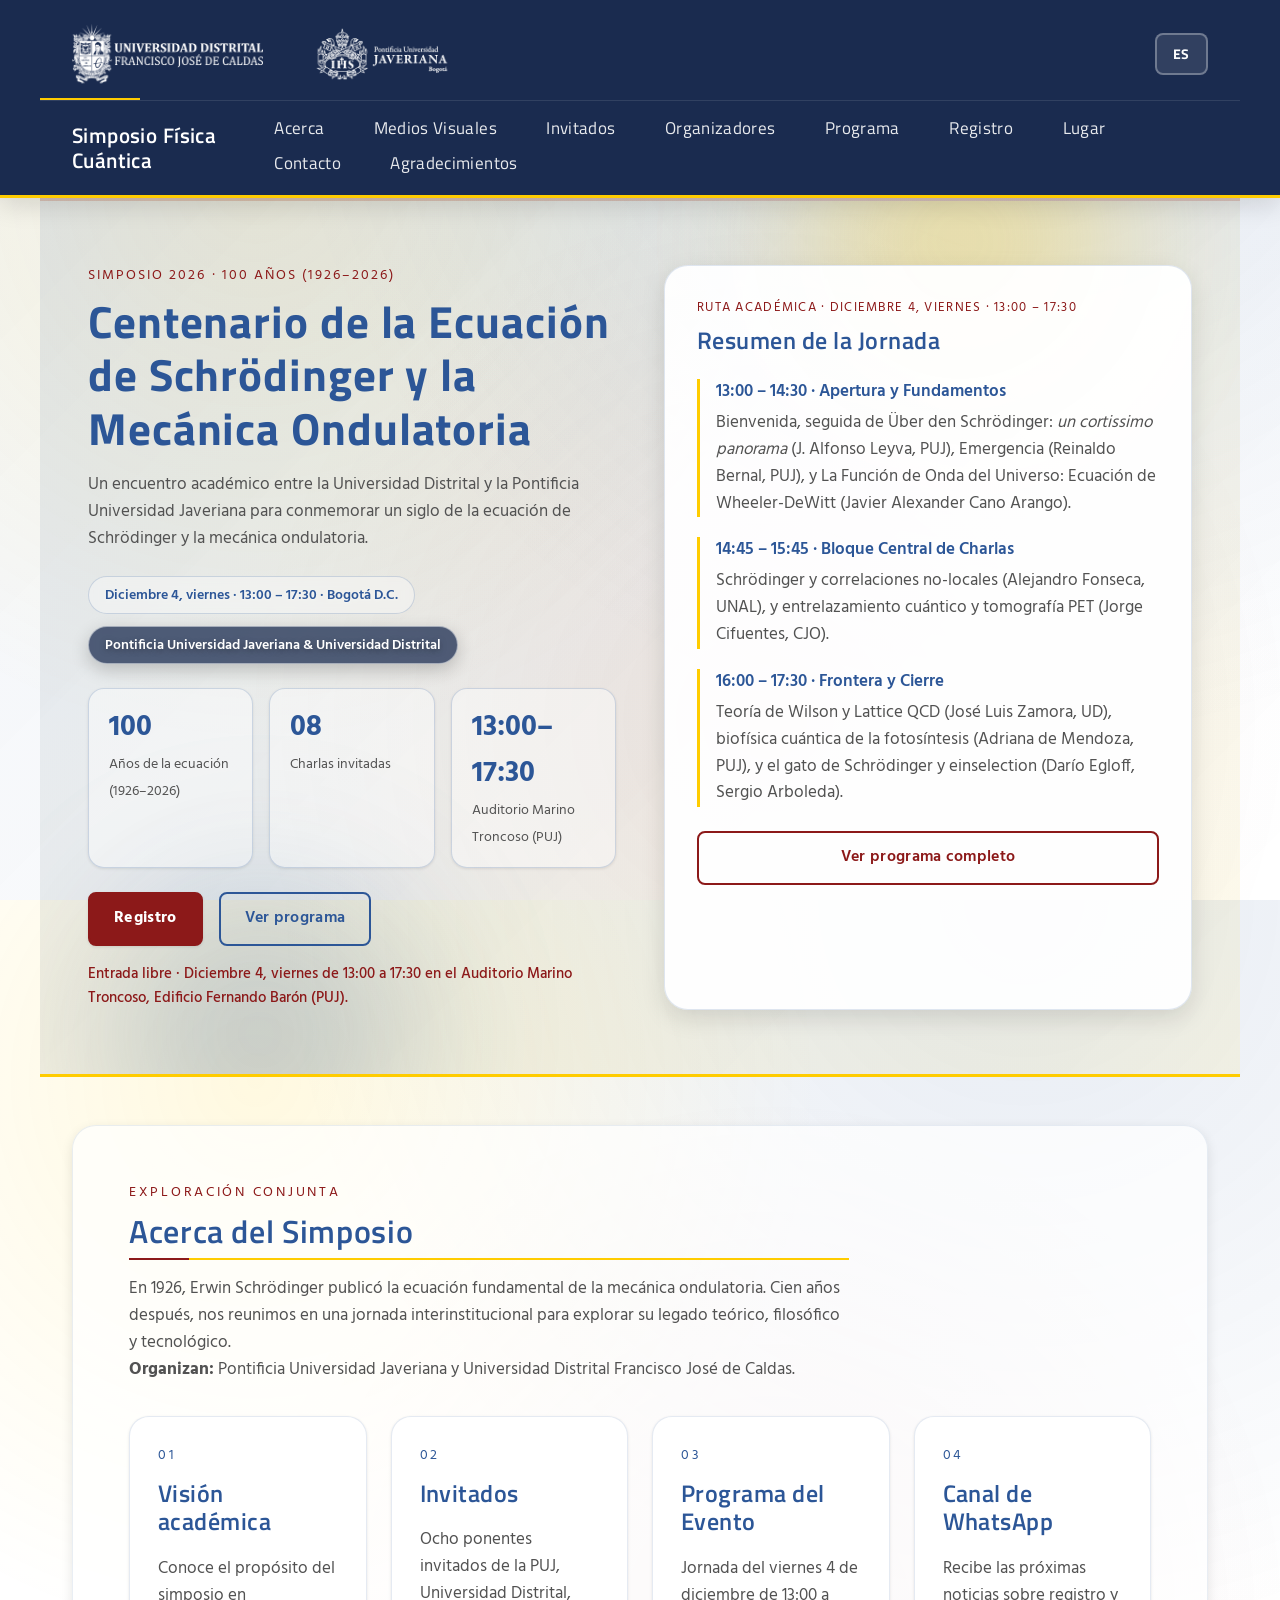
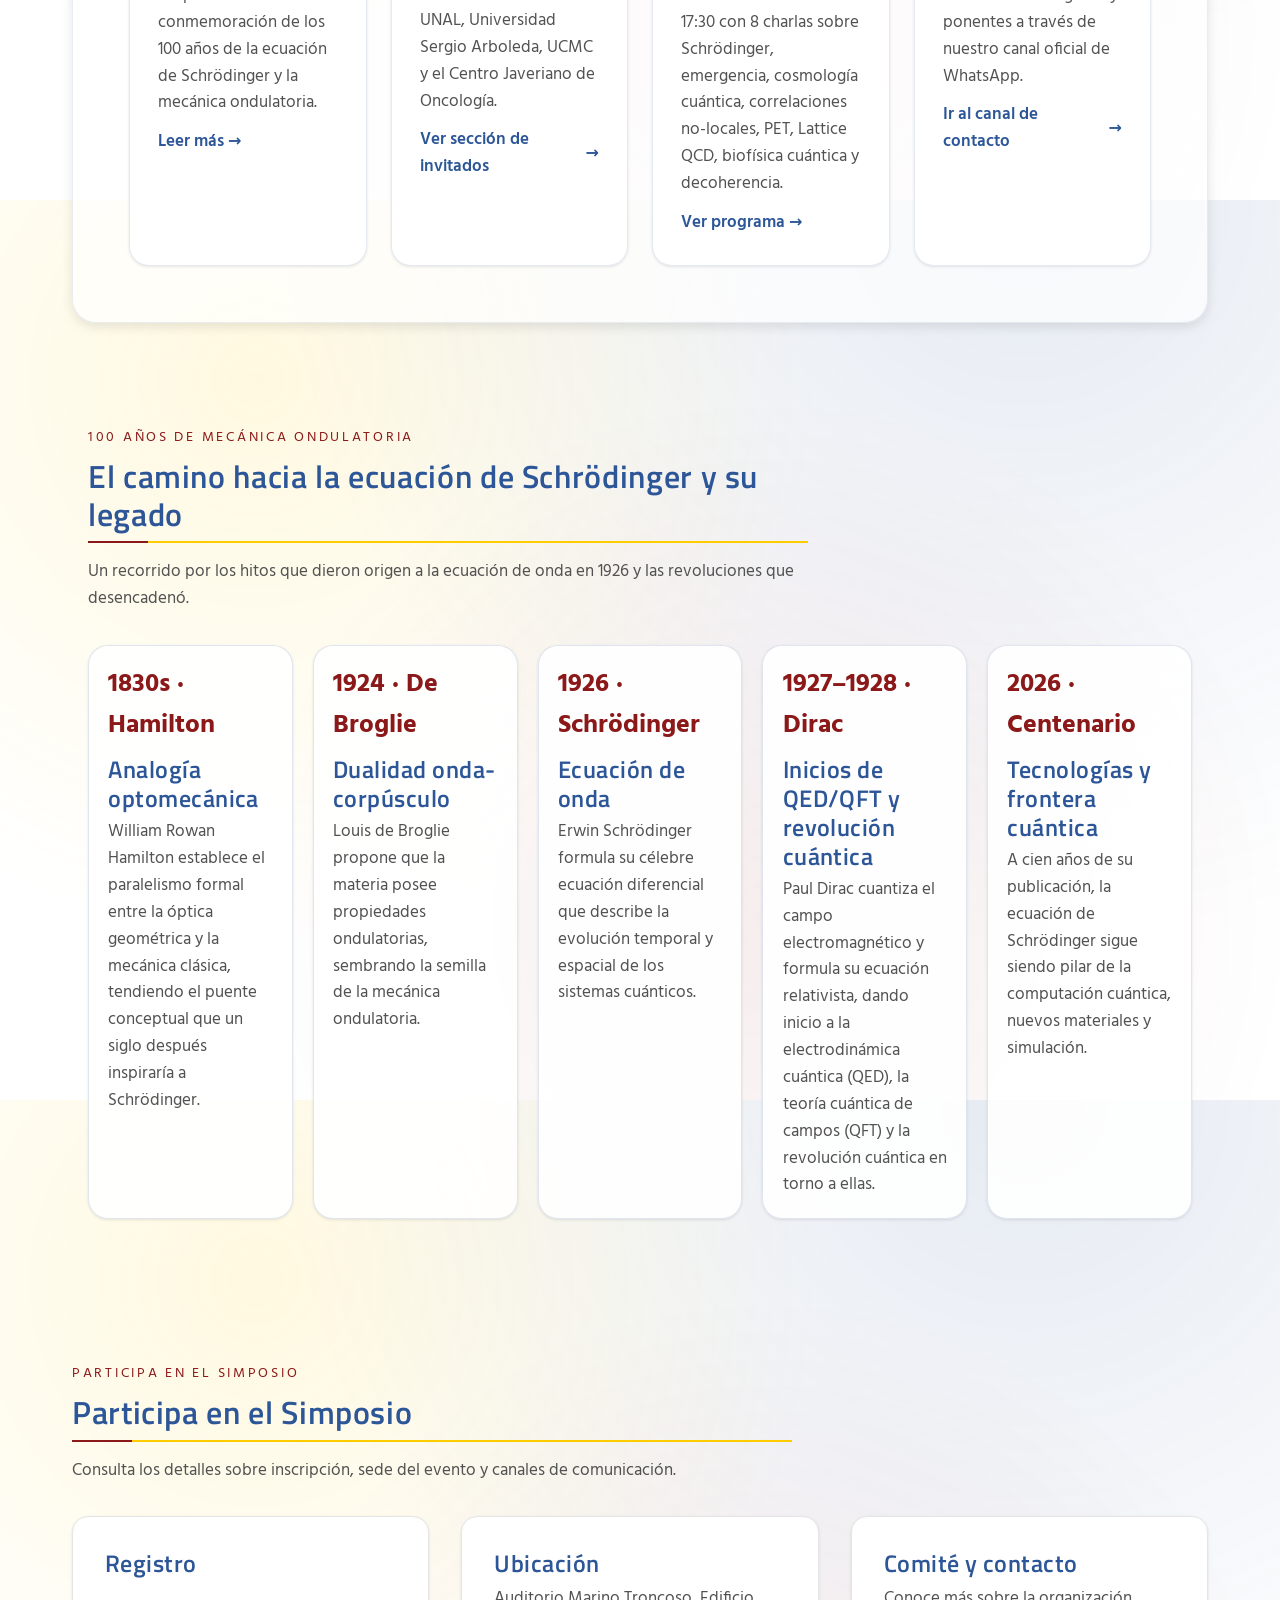
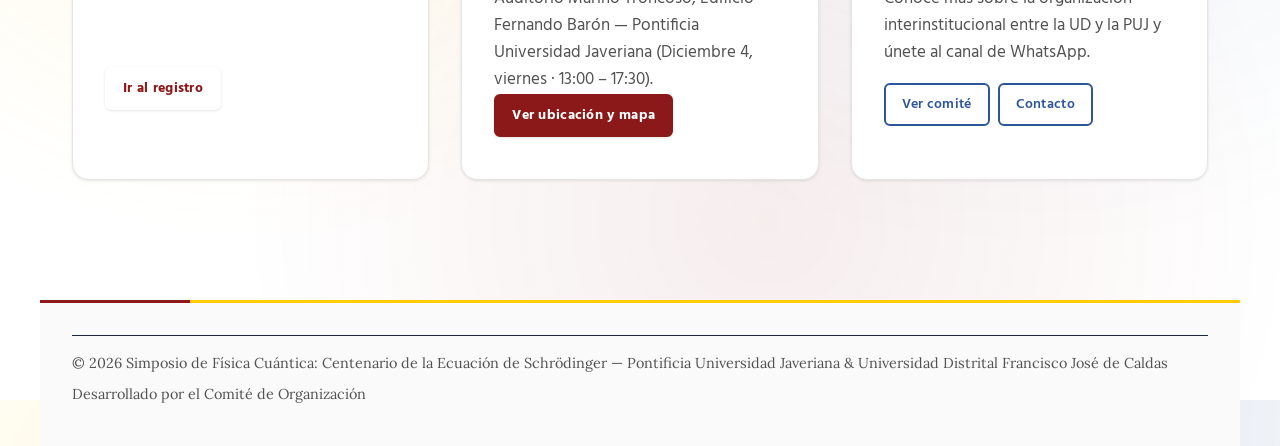
<file: index.html>
<!DOCTYPE html>
<html lang="es">
  <head>
    <meta charset="UTF-8">
    <meta name="viewport" content="width=device-width, initial-scale=1.0">
    <title data-i18n="meta.title.index">Simposio Centenario Ecuación de Schrödinger — PUJ & Universidad Distrital</title>
    <meta name="description" data-i18n-content="meta.desc.index" content="Simposio Centenario de la Ecuación de Schrödinger y la Mecánica Ondulatoria (1926–2026). Viernes 4 de diciembre de 13:00 a 17:30 en la Pontificia Universidad Javeriana, Bogotá. Entrada libre.">
    <meta name="keywords" content="Simposio Centenario Ecuación de Schrödinger, Mecánica Ondulatoria, Física Cuántica, Erwin Schrödinger 1926 2026, Pontificia Universidad Javeriana, Universidad Distrital Francisco José de Caldas, Bogotá, simposio física Colombia, Lattice QCD, biofísica cuántica, Wheeler-DeWitt">
    <meta name="author" content="Comité Organizador — Pontificia Universidad Javeriana & Universidad Distrital Francisco José de Caldas">
    <meta name="robots" content="index, follow, max-snippet:-1, max-image-preview:large, max-video-preview:-1">
    <meta name="theme-color" content="#1A2B4F">
    <link rel="canonical" href="https://udpuj.github.io/simposio-centenario-schr-dinger/">
    <link rel="icon" type="image/svg+xml" href="images/favicon.svg">
    <link rel="icon" type="image/png" sizes="192x192" href="images/favicon.png">
    <link rel="apple-touch-icon" href="images/favicon.png">
    <!-- Open Graph -->
    <meta property="og:type" content="website">
    <meta property="og:site_name" content="Simposio Centenario Ecuación de Schrödinger 2026">
    <meta property="og:locale" content="es_CO">
    <meta property="og:locale:alternate" content="en_US">
    <meta property="og:url" content="https://udpuj.github.io/simposio-centenario-schr-dinger/">
    <meta property="og:title" data-i18n-content="meta.title.index" content="Simposio Centenario Ecuación de Schrödinger — PUJ & Universidad Distrital">
    <meta property="og:description" data-i18n-content="meta.desc.index" content="Simposio Centenario de la Ecuación de Schrödinger y la Mecánica Ondulatoria (1926–2026). Viernes 4 de diciembre de 13:00 a 17:30 en la Pontificia Universidad Javeriana, Bogotá. Entrada libre.">
    <meta property="og:image" content="https://udpuj.github.io/simposio-centenario-schr-dinger/images/og-banner.png">
    <meta property="og:image:width" content="1200">
    <meta property="og:image:height" content="630">
    <meta property="og:image:alt" content="Simposio Centenario de la Ecuación de Schrödinger y la Mecánica Ondulatoria — 4 de diciembre de 2026, Bogotá">
    <!-- Twitter Card -->
    <meta name="twitter:card" content="summary_large_image">
    <meta name="twitter:title" data-i18n-content="meta.title.index" content="Simposio Centenario Ecuación de Schrödinger — PUJ & Universidad Distrital">
    <meta name="twitter:description" data-i18n-content="meta.desc.index" content="Simposio Centenario de la Ecuación de Schrödinger y la Mecánica Ondulatoria (1926–2026). Viernes 4 de diciembre de 13:00 a 17:30 en la Pontificia Universidad Javeriana, Bogotá. Entrada libre.">
    <meta name="twitter:image" content="https://udpuj.github.io/simposio-centenario-schr-dinger/images/og-banner.png">
    <!-- Structured Data (JSON-LD) -->
    <script type="application/ld+json">
      {
        "@context": "https://schema.org",
        "@graph": [
          {
            "@type": "WebSite",
            "name": "Simposio Centenario de la Ecuación de Schrödinger y la Mecánica Ondulatoria",
            "alternateName": "Simposio Física Cuántica 2026 — PUJ & UD",
            "url": "https://udpuj.github.io/simposio-centenario-schr-dinger/",
            "inLanguage": ["es", "en"]
          },
          {
            "@type": "EducationEvent",
            "name": "Simposio Centenario de la Ecuación de Schrödinger y la Mecánica Ondulatoria",
            "alternateName": "Centenary of the Schrödinger Equation and Wave Mechanics Symposium 2026",
            "description": "Encuentro académico interinstitucional entre la Pontificia Universidad Javeriana y la Universidad Distrital Francisco José de Caldas para conmemorar los 100 años de la ecuación de Schrödinger (1926–2026), con 8 charlas invitadas en física cuántica, emergencia, cosmología cuántica, Lattice QCD y biofísica cuántica.",
            "startDate": "2026-12-04T13:00:00-05:00",
            "endDate": "2026-12-04T17:30:00-05:00",
            "eventStatus": "https://schema.org/EventScheduled",
            "eventAttendanceMode": "https://schema.org/OfflineEventAttendanceMode",
            "isAccessibleForFree": true,
            "inLanguage": ["es", "en"],
            "url": "https://udpuj.github.io/simposio-centenario-schr-dinger/",
            "image": [
              "https://udpuj.github.io/simposio-centenario-schr-dinger/images/og-banner.png"
            ],
            "location": {
              "@type": "Place",
              "name": "Auditorio Marino Troncoso, Edificio Fernando Barón, S.J. — Pontificia Universidad Javeriana",
              "address": {
                "@type": "PostalAddress",
                "streetAddress": "Carrera 7 # 40-62",
                "addressLocality": "Bogotá D.C.",
                "addressRegion": "Bogotá",
                "addressCountry": "CO"
              }
            },
            "organizer": [
              {
                "@type": "CollegeOrUniversity",
                "name": "Pontificia Universidad Javeriana",
                "url": "https://www.javeriana.edu.co/"
              },
              {
                "@type": "CollegeOrUniversity",
                "name": "Universidad Distrital Francisco José de Caldas",
                "url": "https://www.udistrital.edu.co/"
              }
            ],
            "offers": {
              "@type": "Offer",
              "price": "0",
              "priceCurrency": "COP",
              "availability": "https://schema.org/InStock",
              "url": "https://udpuj.github.io/simposio-centenario-schr-dinger/registro.html"
            },
            "performer": [
              { "@type": "Person", "name": "J. Alfonso Leyva", "affiliation": { "@type": "Organization", "name": "Pontificia Universidad Javeriana" } },
              { "@type": "Person", "name": "Reinaldo Bernal", "affiliation": { "@type": "Organization", "name": "Pontificia Universidad Javeriana" } },
              { "@type": "Person", "name": "Javier Alexander Cano Arango", "affiliation": { "@type": "Organization", "name": "Pontificia Universidad Javeriana & Universidad Colegio Mayor de Cundinamarca" } },
              { "@type": "Person", "name": "Alejandro Fonseca", "affiliation": { "@type": "Organization", "name": "Universidad Nacional de Colombia" } },
              { "@type": "Person", "name": "Jorge Cifuentes", "affiliation": { "@type": "Organization", "name": "Centro Javeriano de Oncología" } },
              { "@type": "Person", "name": "José Luis Zamora", "affiliation": { "@type": "Organization", "name": "Universidad Distrital Francisco José de Caldas" } },
              { "@type": "Person", "name": "Adriana de Mendoza", "affiliation": { "@type": "Organization", "name": "Pontificia Universidad Javeriana" } },
              { "@type": "Person", "name": "Darío Egloff", "affiliation": { "@type": "Organization", "name": "Universidad Sergio Arboleda" } }
            ]
          }
        ]
      }
    </script>
    <!-- Google tag (gtag.js) -->
    <script async src="https://www.googletagmanager.com/gtag/js?id=G-F558G27GN5"></script>
    <script>
      window.dataLayer = window.dataLayer || [];
      function gtag(){dataLayer.push(arguments);}
      gtag('js', new Date());

      gtag('config', 'G-F558G27GN5');
    </script>
    <!-- Google Fonts -->
    <link rel="preconnect" href="https://fonts.googleapis.com">
    <link rel="preconnect" href="https://fonts.gstatic.com" crossorigin>
    <link href="https://fonts.googleapis.com/css2?family=Hind:wght@400;500;600&family=Titillium+Web:wght@600;700&family=Lora:wght@400;500&display=swap" rel="stylesheet">
    <link rel="stylesheet" href="styles.css">
  </head>
  <body>
    <header>
      <div class="header-logos">
        <div class="header-logos-container">
          <img src="images/distrital.png" alt="Universidad Distrital Francisco José de Caldas" class="header-logo">
          <img src="images/javerianaDark.png" alt="Pontificia Universidad Javeriana" class="header-logo">
        </div>
        <div class="lang-toggle">
          <button class="lang-btn" id="lang-toggle" aria-label="Switch language">
            <span class="lang-code">ES</span>
          </button>
        </div>
      </div>
      <nav>
        <div class="nav-brand">
          <a href="index.html"><h3 data-i18n="nav.brand">Simposio Física Cuántica</h3></a>
        </div>
        <div class="nav-menu" id="nav-menu">
          <ul>
            <li><a href="acerca.html" data-i18n="nav.about">Acerca</a></li>
            <li><a href="multimedia.html" data-i18n="nav.media">Medios Visuales</a></li>
            <li><a href="invitados.html" data-i18n="nav.guests">Invitados</a></li>
            <li><a href="comite.html" data-i18n="nav.committee">Organizadores</a></li>
            <li><a href="programa.html" data-i18n="nav.program">Programa</a></li>
            <li><a href="registro.html" data-i18n="nav.register">Registro</a></li>
            <li><a href="lugar.html" data-i18n="nav.location">Lugar</a></li>
            <li><a href="contacto.html" data-i18n="nav.contact">Contacto</a></li>
            <li><a href="agradecimientos.html" data-i18n="nav.agradecimientos">Agradecimientos</a></li>
          </ul>
        </div>
        <div class="nav-toggle" id="nav-toggle">
          <span class="bar"></span>
          <span class="bar"></span>
          <span class="bar"></span>
        </div>
      </nav>
    </header>

    <main>
      <section class="hero">
        <div class="hero__glow hero__glow--one"></div>
        <div class="hero__glow hero__glow--two"></div>
        <div class="hero__grid">
          <div class="hero__content">
            <p class="hero__eyebrow" data-i18n="home.hero.eyebrow">Simposio 2026 · 100 Años (1926–2026)</p>
            <h1 data-i18n="home.hero.title">Centenario de la Ecuación de Schrödinger y la Mecánica Ondulatoria</h1>
            <p data-i18n="home.hero.subtitle">Un encuentro académico entre la Universidad Distrital y la Pontificia Universidad Javeriana para conmemorar un siglo de la ecuación de Schrödinger y la mecánica ondulatoria.</p>
            <div class="hero__chips">
              <span class="chip" data-i18n="home.hero.chip.date">Diciembre 4, viernes · 13:00 – 17:30 · Bogotá D.C.</span>
              <span class="chip chip--outline" data-i18n="home.hero.chip.orgs">Pontificia Universidad Javeriana & Universidad Distrital</span>
            </div>
            <div class="hero__stats">
              <div class="stat">
                <span class="stat__value" data-i18n="home.hero.stat1.value">100</span>
                <span class="stat__label" data-i18n="home.hero.stat1.label">Años de la ecuación (1926–2026)</span>
              </div>
              <div class="stat">
                <span class="stat__value" data-i18n="home.hero.stat2.value">08</span>
                <span class="stat__label" data-i18n="home.hero.stat2.label">Charlas invitadas</span>
              </div>
              <div class="stat">
                <span class="stat__value" data-i18n="home.hero.stat3.value">13:00–17:30</span>
                <span class="stat__label" data-i18n="home.hero.stat3.label">Auditorio Marino Troncoso (PUJ)</span>
              </div>
            </div>
            <div class="cta">
              <a class="btn btn--primary" href="registro.html" data-i18n="home.hero.register">Registro</a>
              <a class="btn btn--outline" href="programa.html" data-i18n="home.hero.program">Ver programa</a>
            </div>
            <p class="hero__note" data-i18n="home.hero.note">Entrada libre · Diciembre 4, viernes de 13:00 a 17:30 en el Auditorio Marino Troncoso, Edificio Fernando Barón (PUJ).</p>
          </div>
          <div class="hero__card">
            <p class="hero__card-eyebrow" data-i18n="home.hero.card.eyebrow">Ruta académica · Diciembre 4, viernes · 13:00 – 17:30</p>
            <h3 data-i18n="home.hero.card.title">Resumen de la Jornada</h3>
            <ul class="hero__agenda">
              <li>
                <span class="agenda__time" data-i18n="home.hero.card.morning.title">13:00 – 14:30 · Apertura y Fundamentos</span>
                <p data-i18n="home.hero.card.morning.text">Bienvenida, seguida de Über den Schrödinger: <em>un cortissimo panorama</em> (J. Alfonso Leyva, PUJ), Emergencia (Reinaldo Bernal, PUJ), y La Función de Onda del Universo: Ecuación de Wheeler-DeWitt (Javier Alexander Cano Arango).</p>
              </li>
              <li>
                <span class="agenda__time" data-i18n="home.hero.card.afternoon.title">14:45 – 15:45 · Bloque Central de Charlas</span>
                <p data-i18n="home.hero.card.afternoon.text">Schrödinger y correlaciones no-locales (Alejandro Fonseca, UNAL), y entrelazamiento cuántico y tomografía PET (Jorge Cifuentes, CJO).</p>
              </li>
              <li>
                <span class="agenda__time" data-i18n="home.hero.card.status.title">16:00 – 17:30 · Frontera y Cierre</span>
                <p data-i18n="home.hero.card.status.text">Teoría de Wilson y Lattice QCD (José Luis Zamora, UD), biofísica cuántica de la fotosíntesis (Adriana de Mendoza, PUJ), y el gato de Schrödinger y einselection (Darío Egloff, Sergio Arboleda).</p>
              </li>
            </ul>
            <a class="btn btn--outline-alt hero__link" href="programa.html" data-i18n="home.hero.card.cta">Ver programa completo</a>
          </div>
        </div>
      </section>

      <section class="section section--muted">
        <div class="section__header">
          <p class="section__eyebrow" data-i18n="home.about.eyebrow">Exploración conjunta</p>
          <h2 data-i18n="home.about.title">Acerca del Simposio</h2>
          <p data-i18n="home.about.text">En 1926, Erwin Schrödinger publicó la ecuación fundamental de la mecánica ondulatoria. Cien años después, nos reunimos en una jornada interinstitucional para explorar su legado teórico, filosófico y tecnológico.</p>
          <p><strong data-i18n="home.about.organize">Organizan:</strong> <span data-i18n="home.about.organize.text">Pontificia Universidad Javeriana y Universidad Distrital Francisco José de Caldas.</span></p>
        </div>
        <div class="feature-grid">
          <a class="feature-card" href="acerca.html">
            <div class="card__badge">01</div>
            <h3 data-i18n="home.about.card1.title">Visión académica</h3>
            <p data-i18n="home.about.card1.text">Conoce el propósito del simposio en conmemoración de los 100 años de la ecuación de Schrödinger.</p>
            <span class="feature-card__link" data-i18n="home.about.card1.link">Leer más</span>
          </a>
          <a class="feature-card" href="invitados.html">
            <div class="card__badge">02</div>
            <h3 data-i18n="home.guests.title">Invitados</h3>
            <p data-i18n="home.guests.text">Ocho ponentes invitados de la PUJ, Universidad Distrital, UNAL, Universidad Sergio Arboleda, UCMC y el Centro Javeriano de Oncología.</p>
            <span class="feature-card__link" data-i18n="home.guests.view">Ver sección de invitados</span>
          </a>
          <a class="feature-card" href="programa.html">
            <div class="card__badge">03</div>
            <h3 data-i18n="home.program.title">Programa del Evento</h3>
            <p data-i18n="home.program.text">Jornada del viernes 4 de diciembre de 13:00 a 17:30 con 8 charlas sobre Schrödinger, emergencia, cosmología cuántica, correlaciones no-locales, PET, Lattice QCD, biofísica cuántica y decoherencia.</p>
            <span class="feature-card__link" data-i18n="home.program.view">Ver programa</span>
          </a>
          <a class="feature-card" href="contacto.html">
            <div class="card__badge">04</div>
            <h3 data-i18n="home.participate.whatsapp.title">Mantente informado</h3>
            <p data-i18n="home.participate.whatsapp.text">Recibe las próximas noticias sobre fecha, registro y ponentes a través de nuestros canales de contacto.</p>
            <span class="feature-card__link" data-i18n="home.participate.whatsapp.link">Ver canales de contacto</span>
          </a>
        </div>
      </section>

      <section class="section section--timeline">
        <div class="section__header">
          <p class="section__eyebrow" data-i18n="home.timeline.eyebrow">100 años de mecánica ondulatoria</p>
          <h2 data-i18n="home.timeline.title">El camino hacia la ecuación de Schrödinger y su legado</h2>
          <p data-i18n="home.timeline.text">Un recorrido por los hitos que dieron origen a la ecuación de onda en 1926 y las revoluciones que desencadenó.</p>
        </div>
        <div class="timeline">
          <article class="timeline__item">
            <span class="timeline__year" data-i18n="home.timeline.hamilton.title">1830s · Hamilton</span>
            <div class="timeline__content">
              <h3 data-i18n="home.timeline.hamilton.subtitle">Analogía optomecánica</h3>
              <p data-i18n="home.timeline.hamilton.text">William Rowan Hamilton establece el paralelismo formal entre la óptica geométrica y la mecánica clásica, tendiendo el puente conceptual que un siglo después inspiraría a Schrödinger.</p>
            </div>
          </article>
          <article class="timeline__item">
            <span class="timeline__year" data-i18n="home.timeline.debroglie.title">1924 · De Broglie</span>
            <div class="timeline__content">
              <h3 data-i18n="home.timeline.debroglie.subtitle">Dualidad onda-corpúsculo</h3>
              <p data-i18n="home.timeline.debroglie.text">Louis de Broglie propone que la materia posee propiedades ondulatorias, sembrando la semilla de la mecánica ondulatoria.</p>
            </div>
          </article>
          <article class="timeline__item">
            <span class="timeline__year" data-i18n="home.timeline.schrodinger.title">1926 · Schrödinger</span>
            <div class="timeline__content">
              <h3 data-i18n="home.timeline.schrodinger.subtitle">Ecuación de onda</h3>
              <p data-i18n="home.timeline.schrodinger.text">Erwin Schrödinger formula su célebre ecuación diferencial que describe la evolución temporal y espacial de los sistemas cuánticos.</p>
            </div>
          </article>
          <article class="timeline__item">
            <span class="timeline__year" data-i18n="home.timeline.dirac.title">1927–1928 · Dirac</span>
            <div class="timeline__content">
              <h3 data-i18n="home.timeline.dirac.subtitle">Inicios de QED/QFT y revolución cuántica</h3>
              <p data-i18n="home.timeline.dirac.text">Paul Dirac cuantiza el campo electromagnético y formula su ecuación relativista, dando inicio a la electrodinámica cuántica (QED), la teoría cuántica de campos (QFT) y la revolución cuántica en torno a ellas.</p>
            </div>
          </article>
          <article class="timeline__item">
            <span class="timeline__year" data-i18n="home.timeline.present.title">2026 · Centenario</span>
            <div class="timeline__content">
              <h3 data-i18n="home.timeline.present.subtitle">Tecnologías y frontera cuántica</h3>
              <p data-i18n="home.timeline.present.text">A cien años de su publicación, la ecuación de Schrödinger sigue siendo pilar de la computación cuántica, nuevos materiales y simulación.</p>
            </div>
          </article>
        </div>
      </section>

      <section class="section section--participate">
        <div class="section__header">
          <p class="section__eyebrow" data-i18n="home.participate.eyebrow">Participa en el Simposio</p>
          <h2 data-i18n="home.participate.title">Participa en el Simposio</h2>
          <p data-i18n="home.participate.text">Consulta los detalles sobre inscripción, sede del evento y canales de comunicación.</p>
        </div>
        <div class="grid grid-3">
          <div class="card card--accent">
            <h3 data-i18n="home.participate.registration.title">Registro</h3>
            <p data-i18n="home.participate.registration.text">Inscríbete gratuitamente en la jornada a través de nuestro formulario de registro.</p>
            <a class="btn btn--primary btn--sm" href="registro.html" data-i18n="home.participate.registration.more">Ir al registro</a>
          </div>
          <div class="card">
            <h3 data-i18n="home.participate.location.title">Ubicación</h3>
            <p data-i18n="home.participate.location.text">Auditorio Marino Troncoso, Edificio Fernando Barón — Pontificia Universidad Javeriana (Diciembre 4, viernes · 13:00 – 17:30).</p>
            <a class="btn btn--primary btn--sm" href="lugar.html" data-i18n="home.participate.location.view">Ver ubicación y mapa</a>
          </div>
          <div class="card card--bordered">
            <h3 data-i18n="home.participate.committee.title">Comité y contacto</h3>
            <p data-i18n="home.participate.committee.text">Conoce más sobre la organización interinstitucional entre la UD y la PUJ.</p>
            <div class="card__links">
              <a class="btn btn--outline btn--sm" href="comite.html" data-i18n="home.participate.committee.link1">Ver comité</a>
              <a class="btn btn--outline btn--sm" href="contacto.html" data-i18n="home.participate.committee.link2">Contacto</a>
            </div>
          </div>
        </div>
      </section>
    </main>

    <footer>
      <hr style="border:none; border-top:1px solid #1d2745; margin-bottom:1rem;">
      <p data-i18n="footer.copyright">© 2026 Simposio de Física Cuántica: Centenario de la Ecuación de Schrödinger — Pontificia Universidad Javeriana & Universidad Distrital Francisco José de Caldas</p>
      <p data-i18n="footer.developed">Desarrollado por el Comité de Organización</p>
    </footer>

    <script src="i18n.js"></script>
    <script data-goatcounter="https://simposio-schr-dinger.goatcounter.com/count"
            async src="//gc.zgo.at/count.js"></script>
  </body>
</html>
</file>
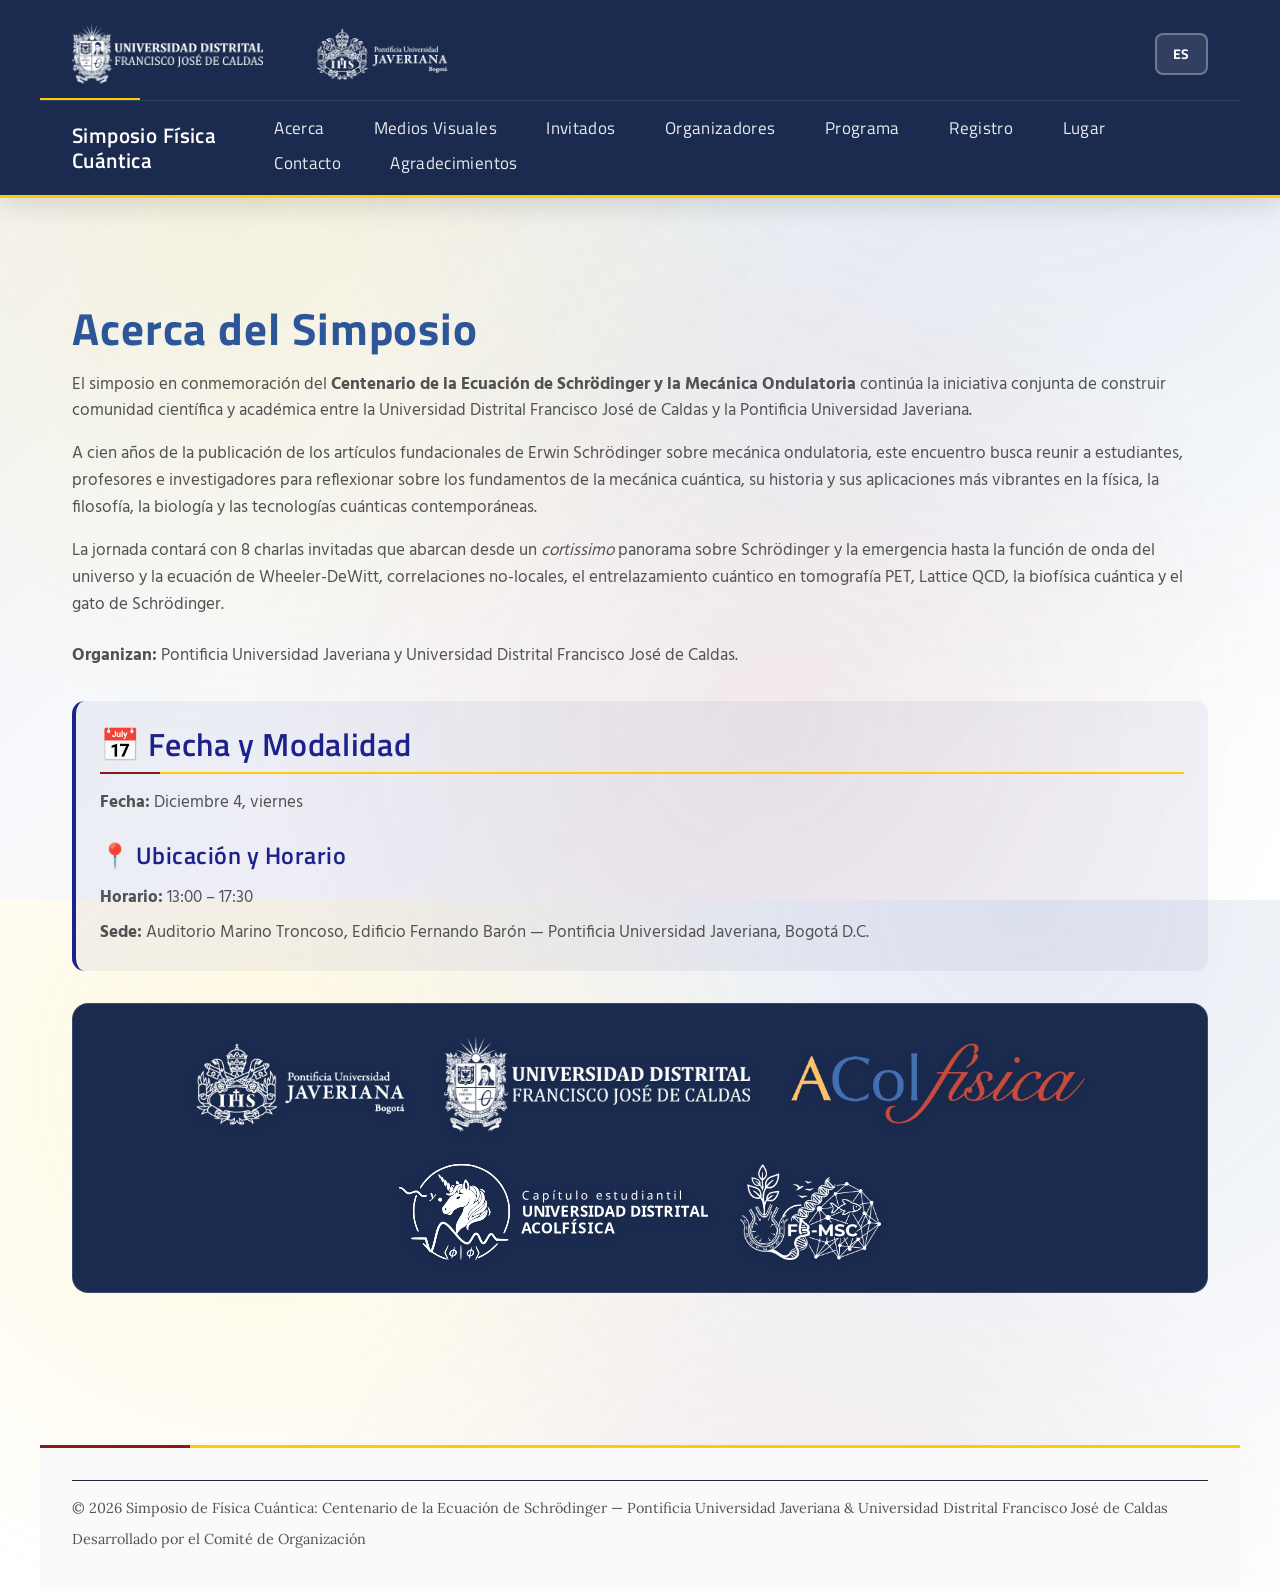
<file: acerca.html>
<!DOCTYPE html>
<html lang="es">
<head>
  <meta charset="UTF-8">
  <meta name="viewport" content="width=device-width, initial-scale=1.0">
  <title data-i18n="meta.title.about">Acerca del Simposio — Centenario Ecuación de Schrödinger 2026</title>
  <meta name="description" data-i18n-content="meta.desc.about" content="Conoce la visión académica, historia, instituciones organizadoras y detalles del Simposio Centenario de la Ecuación de Schrödinger y la Mecánica Ondulatoria 2026 en Bogotá.">
  <meta name="keywords" content="Acerca del Simposio, Centenario Ecuación de Schrödinger, Mecánica Ondulatoria, Pontificia Universidad Javeriana, Universidad Distrital, AColfísica, Semillero de Biofísica PUJ">
  <meta name="author" content="Comité Organizador — Pontificia Universidad Javeriana & Universidad Distrital Francisco José de Caldas">
  <meta name="robots" content="index, follow, max-snippet:-1, max-image-preview:large, max-video-preview:-1">
  <meta name="theme-color" content="#1A2B4F">
  <link rel="canonical" href="https://udpuj.github.io/simposio-centenario-schr-dinger/acerca.html">
  <link rel="icon" type="image/svg+xml" href="images/favicon.svg">
  <link rel="icon" type="image/png" sizes="192x192" href="images/favicon.png">
  <link rel="apple-touch-icon" href="images/favicon.png">
  <meta property="og:type" content="website">
  <meta property="og:site_name" content="Simposio Centenario Ecuación de Schrödinger 2026">
  <meta property="og:locale" content="es_CO">
  <meta property="og:locale:alternate" content="en_US">
  <meta property="og:url" content="https://udpuj.github.io/simposio-centenario-schr-dinger/acerca.html">
  <meta property="og:title" data-i18n-content="meta.title.about" content="Acerca del Simposio — Centenario Ecuación de Schrödinger 2026">
  <meta property="og:description" data-i18n-content="meta.desc.about" content="Conoce la visión académica, historia, instituciones organizadoras y detalles del Simposio Centenario de la Ecuación de Schrödinger y la Mecánica Ondulatoria 2026 en Bogotá.">
  <meta property="og:image" content="https://udpuj.github.io/simposio-centenario-schr-dinger/images/og-banner.png">
  <meta property="og:image:width" content="1200">
  <meta property="og:image:height" content="630">
  <meta name="twitter:card" content="summary_large_image">
  <meta name="twitter:title" data-i18n-content="meta.title.about" content="Acerca del Simposio — Centenario Ecuación de Schrödinger 2026">
  <meta name="twitter:description" data-i18n-content="meta.desc.about" content="Conoce la visión académica, historia, instituciones organizadoras y detalles del Simposio Centenario de la Ecuación de Schrödinger y la Mecánica Ondulatoria 2026 en Bogotá.">
  <meta name="twitter:image" content="https://udpuj.github.io/simposio-centenario-schr-dinger/images/og-banner.png">
  <script type="application/ld+json">
    {
      "@context": "https://schema.org",
      "@type": "BreadcrumbList",
      "itemListElement": [
        { "@type": "ListItem", "position": 1, "name": "Inicio", "item": "https://udpuj.github.io/simposio-centenario-schr-dinger/" },
        { "@type": "ListItem", "position": 2, "name": "Acerca del Simposio", "item": "https://udpuj.github.io/simposio-centenario-schr-dinger/acerca.html" }
      ]
    }
  </script>
  <script async src="https://www.googletagmanager.com/gtag/js?id=G-F558G27GN5"></script>
  <script>
    window.dataLayer = window.dataLayer || [];
    function gtag(){dataLayer.push(arguments);}
    gtag('js', new Date());

    gtag('config', 'G-F558G27GN5');
  </script>
  <link rel="preconnect" href="https://fonts.googleapis.com">
  <link rel="preconnect" href="https://fonts.gstatic.com" crossorigin>
  <link href="https://fonts.googleapis.com/css2?family=Hind:wght@400;500;600&family=Titillium+Web:wght@600;700&family=Lora:wght@400;500&display=swap" rel="stylesheet">
  <link rel="stylesheet" href="styles.css">
</head>
<body>
  <header>
    <div class="header-logos">
      <div class="header-logos-container">
        <img src="images/distrital.png" alt="Universidad Distrital Francisco José de Caldas" class="header-logo">
        <img src="images/javerianaDark.png" alt="Pontificia Universidad Javeriana" class="header-logo">
      </div>
      <div class="lang-toggle">
        <button class="lang-btn" id="lang-toggle" aria-label="Switch language">
          <span class="lang-code">ES</span>
        </button>
      </div>
    </div>
    <nav>
      <div class="nav-brand">
        <a href="index.html"><h3 data-i18n="nav.brand">Simposio Física Cuántica</h3></a>
      </div>
      <div class="nav-menu" id="nav-menu">
        <ul>
          <li><a href="acerca.html" data-i18n="nav.about">Acerca</a></li>
          <li><a href="multimedia.html" data-i18n="nav.media">Medios Visuales</a></li>
          <li><a href="invitados.html" data-i18n="nav.guests">Invitados</a></li>
          <li><a href="comite.html" data-i18n="nav.committee">Organizadores</a></li>
          <li><a href="programa.html" data-i18n="nav.program">Programa</a></li>
          <li><a href="registro.html" data-i18n="nav.register">Registro</a></li>
          <li><a href="lugar.html" data-i18n="nav.location">Lugar</a></li>
          <li><a href="contacto.html" data-i18n="nav.contact">Contacto</a></li>
          <li><a href="agradecimientos.html" data-i18n="nav.agradecimientos">Agradecimientos</a></li>
        </ul>
      </div>
      <div class="nav-toggle" id="nav-toggle">
        <span class="bar"></span>
        <span class="bar"></span>
        <span class="bar"></span>
      </div>
    </nav>
  </header>

  <main>
    <section>
      <h1 data-i18n="about.title">Acerca del Simposio</h1>
      <p data-i18n="about.intro1">El simposio en conmemoración del <strong>Centenario de la Ecuación de Schrödinger y la Mecánica Ondulatoria</strong> continúa la iniciativa conjunta de construir comunidad científica y académica entre la Universidad Distrital Francisco José de Caldas y la Pontificia Universidad Javeriana.</p>

      <p style="margin-top: 1rem;" data-i18n="about.intro2">A cien años de la publicación de los artículos fundacionales de Erwin Schrödinger sobre mecánica ondulatoria, este encuentro busca reunir a estudiantes, profesores e investigadores para reflexionar sobre los fundamentos de la función de onda, su historia y sus aplicaciones más vibrantes en la física, la filosofía, la biología y las tecnologías cuánticas contemporáneas.</p>

      <p style="margin-top: 1rem;" data-i18n="about.intro3">La jornada contará con 8 charlas invitadas que abarcan desde un <em>cortissimo</em> panorama sobre Schrödinger y la emergencia hasta la función de onda del universo y la ecuación de Wheeler-DeWitt, correlaciones no-locales, el entrelazamiento cuántico en tomografía PET, Lattice QCD, la biofísica cuántica y el gato de Schrödinger.</p>

      <p style="margin-top: 1.5rem;">
        <strong data-i18n="about.organizers.label">Organizan:</strong>
        <span data-i18n="about.organizers.value">Pontificia Universidad Javeriana y Universidad Distrital Francisco José de Caldas.</span>
      </p>

      <div style="margin: 2rem 0; padding: 1.5rem; background: rgba(29, 34, 139, 0.05); border-radius: 0.8rem; border-left: 4px solid #1d228b;">
        <h2 style="margin-top: 0; color: #1d228b;" data-i18n="about.timeline.title">📅 Fecha y Modalidad</h2>
        <p>
          <strong data-i18n="about.dates.label">Fecha:</strong>
          <span data-i18n="about.dates.value">Diciembre 4, viernes</span>
        </p>

        <h3 style="margin-top: 1.5rem; color: #1d228b;" data-i18n="about.locations.title">📍 Ubicación y Horario</h3>
        <div style="margin-top: 1rem;">
          <p>
            <strong data-i18n="about.morning.label">Horario:</strong>
            <span data-i18n="about.morning.value">13:00 – 17:30</span>
          </p>
          <p style="margin-top: 0.5rem;">
            <strong data-i18n="about.afternoon.label">Sede:</strong>
            <span data-i18n="about.afternoon.value">Auditorio Marino Troncoso, Edificio Fernando Barón — Pontificia Universidad Javeriana, Bogotá D.C.</span>
          </p>
        </div>
      </div>

      <div class="org-logos org-logos--dark">
        <img class="org-logo" src="images/javerianaDark.png" alt="Pontificia Universidad Javeriana">
        <img class="org-logo" src="images/distrital.png" alt="Universidad Distrital Francisco José de Caldas">
        <img class="org-logo" src="images/acolfisica logo.webp" alt="AColfísica">
        <img class="org-logo" src="images/ud-chapter-horizontal-w.svg" alt="Capítulo Estudiantil">
        <div class="org-logo-slot" title="Semillero de Biofísica PUJ">
          <img class="org-logo" src="images/semillero-biofisica.png" alt="Semillero de Biofísica PUJ" onload="this.parentElement.classList.add('has-image')" onerror="this.style.display='none'">
          <span class="org-logo-placeholder" data-i18n="about.logo.biophysics">Semillero de Biofísica — PUJ</span>
        </div>
      </div>
    </section>
  </main>

  <footer>
    <hr style="border:none; border-top:1px solid #1d2745; margin-bottom:1rem;">
    <p data-i18n="footer.copyright">© 2026 Simposio de Física Cuántica: Centenario de la Ecuación de Schrödinger — Pontificia Universidad Javeriana & Universidad Distrital Francisco José de Caldas</p>
    <p data-i18n="footer.developed">Desarrollado por el Comité de Organización</p>
  </footer>

  <script src="i18n.js"></script>
  <script data-goatcounter="https://simposio-schr-dinger.goatcounter.com/count"
          async src="//gc.zgo.at/count.js"></script>
</body>
</html>
</file>
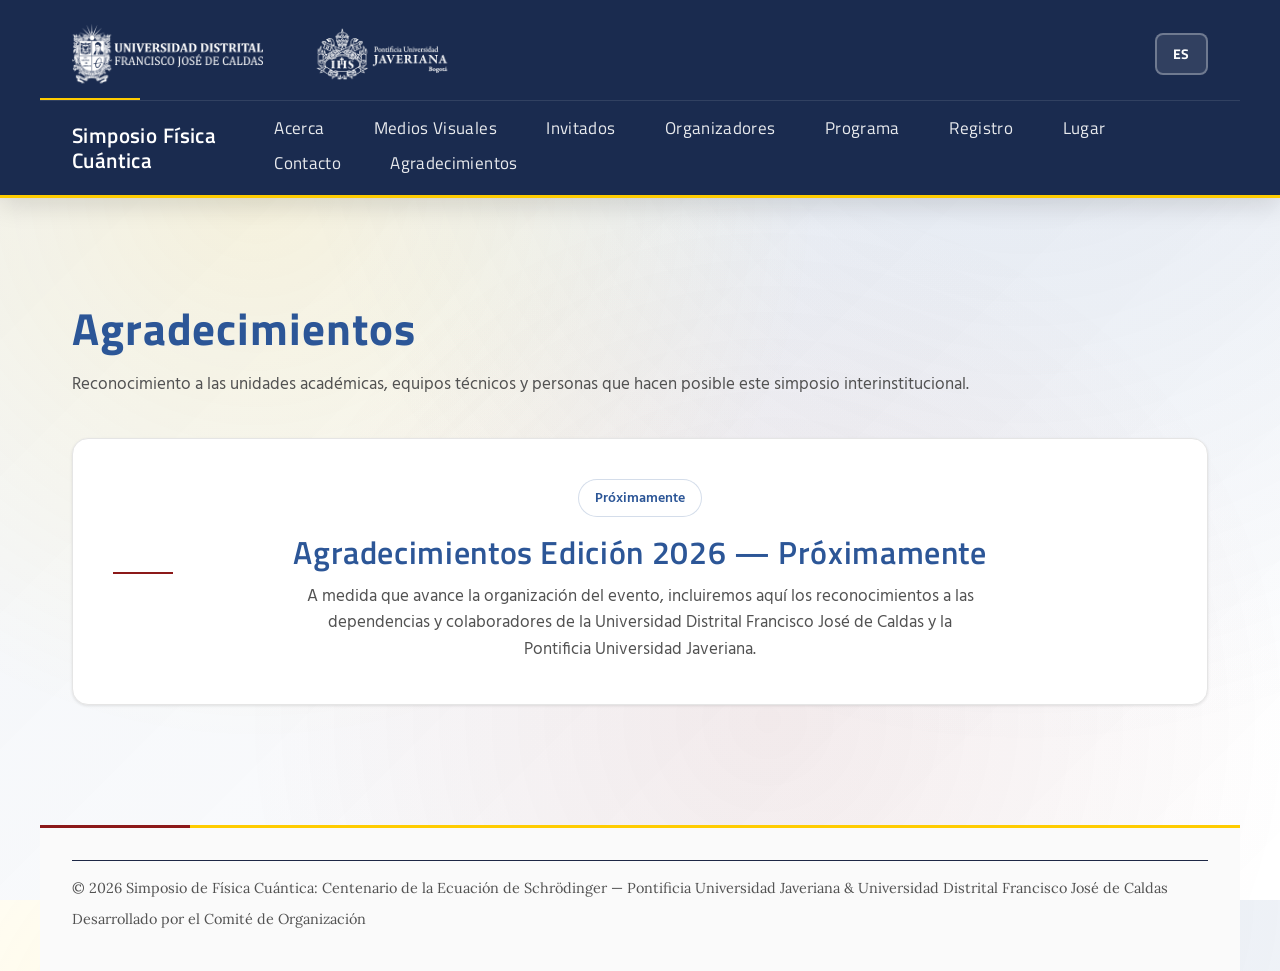
<file: agradecimientos.html>
<!DOCTYPE html>
<html lang="es">
<head>
  <meta charset="UTF-8">
  <meta name="viewport" content="width=device-width, initial-scale=1.0">
  <title data-i18n="meta.title.ack">Agradecimientos — Centenario Ecuación de Schrödinger 2026</title>
  <meta name="description" data-i18n-content="meta.desc.ack" content="Agradecimientos a las unidades académicas, equipos técnicos y colaboradores de la Pontificia Universidad Javeriana y la Universidad Distrital que hacen posible el simposio.">
  <meta name="keywords" content="Agradecimientos Simposio Schrödinger 2026, colaboradores PUJ Universidad Distrital, física cuántica Bogotá">
  <meta name="author" content="Comité Organizador — Pontificia Universidad Javeriana & Universidad Distrital Francisco José de Caldas">
  <meta name="robots" content="index, follow, max-snippet:-1, max-image-preview:large, max-video-preview:-1">
  <meta name="theme-color" content="#1A2B4F">
  <link rel="canonical" href="https://udpuj.github.io/simposio-centenario-schr-dinger/agradecimientos.html">
  <link rel="icon" type="image/svg+xml" href="images/favicon.svg">
  <link rel="icon" type="image/png" sizes="192x192" href="images/favicon.png">
  <link rel="apple-touch-icon" href="images/favicon.png">
  <meta property="og:type" content="website">
  <meta property="og:site_name" content="Simposio Centenario Ecuación de Schrödinger 2026">
  <meta property="og:locale" content="es_CO">
  <meta property="og:locale:alternate" content="en_US">
  <meta property="og:url" content="https://udpuj.github.io/simposio-centenario-schr-dinger/agradecimientos.html">
  <meta property="og:title" data-i18n-content="meta.title.ack" content="Agradecimientos — Centenario Ecuación de Schrödinger 2026">
  <meta property="og:description" data-i18n-content="meta.desc.ack" content="Agradecimientos a las unidades académicas, equipos técnicos y colaboradores de la Pontificia Universidad Javeriana y la Universidad Distrital que hacen posible el simposio.">
  <meta property="og:image" content="https://udpuj.github.io/simposio-centenario-schr-dinger/images/og-banner.png">
  <meta property="og:image:width" content="1200">
  <meta property="og:image:height" content="630">
  <meta name="twitter:card" content="summary_large_image">
  <meta name="twitter:title" data-i18n-content="meta.title.ack" content="Agradecimientos — Centenario Ecuación de Schrödinger 2026">
  <meta name="twitter:description" data-i18n-content="meta.desc.ack" content="Agradecimientos a las unidades académicas, equipos técnicos y colaboradores de la Pontificia Universidad Javeriana y la Universidad Distrital que hacen posible el simposio.">
  <meta name="twitter:image" content="https://udpuj.github.io/simposio-centenario-schr-dinger/images/og-banner.png">
  <script type="application/ld+json">
    {
      "@context": "https://schema.org",
      "@type": "BreadcrumbList",
      "itemListElement": [
        { "@type": "ListItem", "position": 1, "name": "Inicio", "item": "https://udpuj.github.io/simposio-centenario-schr-dinger/" },
        { "@type": "ListItem", "position": 2, "name": "Agradecimientos", "item": "https://udpuj.github.io/simposio-centenario-schr-dinger/agradecimientos.html" }
      ]
    }
  </script>
  <script async src="https://www.googletagmanager.com/gtag/js?id=G-F558G27GN5"></script>
  <script>
    window.dataLayer = window.dataLayer || [];
    function gtag(){dataLayer.push(arguments);}
    gtag('js', new Date());

    gtag('config', 'G-F558G27GN5');
  </script>
  <link rel="preconnect" href="https://fonts.googleapis.com">
  <link rel="preconnect" href="https://fonts.gstatic.com" crossorigin>
  <link href="https://fonts.googleapis.com/css2?family=Hind:wght@400;500;600&family=Titillium+Web:wght@600;700&family=Lora:wght@400;500&display=swap" rel="stylesheet">
  <link rel="stylesheet" href="styles.css">
</head>
<body>
  <header>
    <div class="header-logos">
      <div class="header-logos-container">
        <img src="images/distrital.png" alt="Universidad Distrital Francisco José de Caldas" class="header-logo">
        <img src="images/javerianaDark.png" alt="Pontificia Universidad Javeriana" class="header-logo">
      </div>
      <div class="lang-toggle">
        <button class="lang-btn" id="lang-toggle" aria-label="Switch language">
          <span class="lang-code">ES</span>
        </button>
      </div>
    </div>
    <nav>
      <div class="nav-brand">
        <a href="index.html"><h3 data-i18n="nav.brand">Simposio Física Cuántica</h3></a>
      </div>
      <div class="nav-menu" id="nav-menu">
        <ul>
          <li><a href="acerca.html" data-i18n="nav.about">Acerca</a></li>
          <li><a href="multimedia.html" data-i18n="nav.media">Medios Visuales</a></li>
          <li><a href="invitados.html" data-i18n="nav.guests">Invitados</a></li>
          <li><a href="comite.html" data-i18n="nav.committee">Organizadores</a></li>
          <li><a href="programa.html" data-i18n="nav.program">Programa</a></li>
          <li><a href="registro.html" data-i18n="nav.register">Registro</a></li>
          <li><a href="lugar.html" data-i18n="nav.location">Lugar</a></li>
          <li><a href="contacto.html" data-i18n="nav.contact">Contacto</a></li>
          <li><a href="agradecimientos.html" data-i18n="nav.agradecimientos">Agradecimientos</a></li>
        </ul>
      </div>
      <div class="nav-toggle" id="nav-toggle">
        <span class="bar"></span>
        <span class="bar"></span>
        <span class="bar"></span>
      </div>
    </nav>
  </header>

  <main>
    <section>
      <h1 data-i18n="ack.title">Agradecimientos</h1>
      <p data-i18n="ack.intro">Reconocimiento a las unidades académicas, equipos técnicos y personas que hacen posible este simposio interinstitucional.</p>

      <div class="card card--bordered" style="margin-top: 2.5rem; padding: 2.5rem; text-align: center;">
        <span class="chip" style="margin-bottom: 1rem;" data-i18n="common.coming_soon.badge">Próximamente</span>
        <h2 style="border: none; padding-bottom: 0; margin-bottom: 0.75rem;" data-i18n="ack.coming_soon.title">Agradecimientos Edición 2026 — Próximamente</h2>
        <p style="max-width: 680px; margin: 0 auto;" data-i18n="ack.coming_soon.desc">A medida que avance la organización del evento, incluiremos aquí los reconocimientos a las dependencias y colaboradores de la Universidad Distrital Francisco José de Caldas y la Pontificia Universidad Javeriana.</p>
      </div>
    </section>
  </main>

  <footer>
    <hr style="border:none; border-top:1px solid #1d2745; margin-bottom:1rem;">
    <p data-i18n="footer.copyright">© 2026 Simposio de Física Cuántica: Centenario de la Ecuación de Schrödinger — Pontificia Universidad Javeriana & Universidad Distrital Francisco José de Caldas</p>
    <p data-i18n="footer.developed">Desarrollado por el Comité de Organización</p>
  </footer>

  <script src="i18n.js"></script>
  <script data-goatcounter="https://simposio-schr-dinger.goatcounter.com/count"
          async src="//gc.zgo.at/count.js"></script>
</body>
</html>
</file>
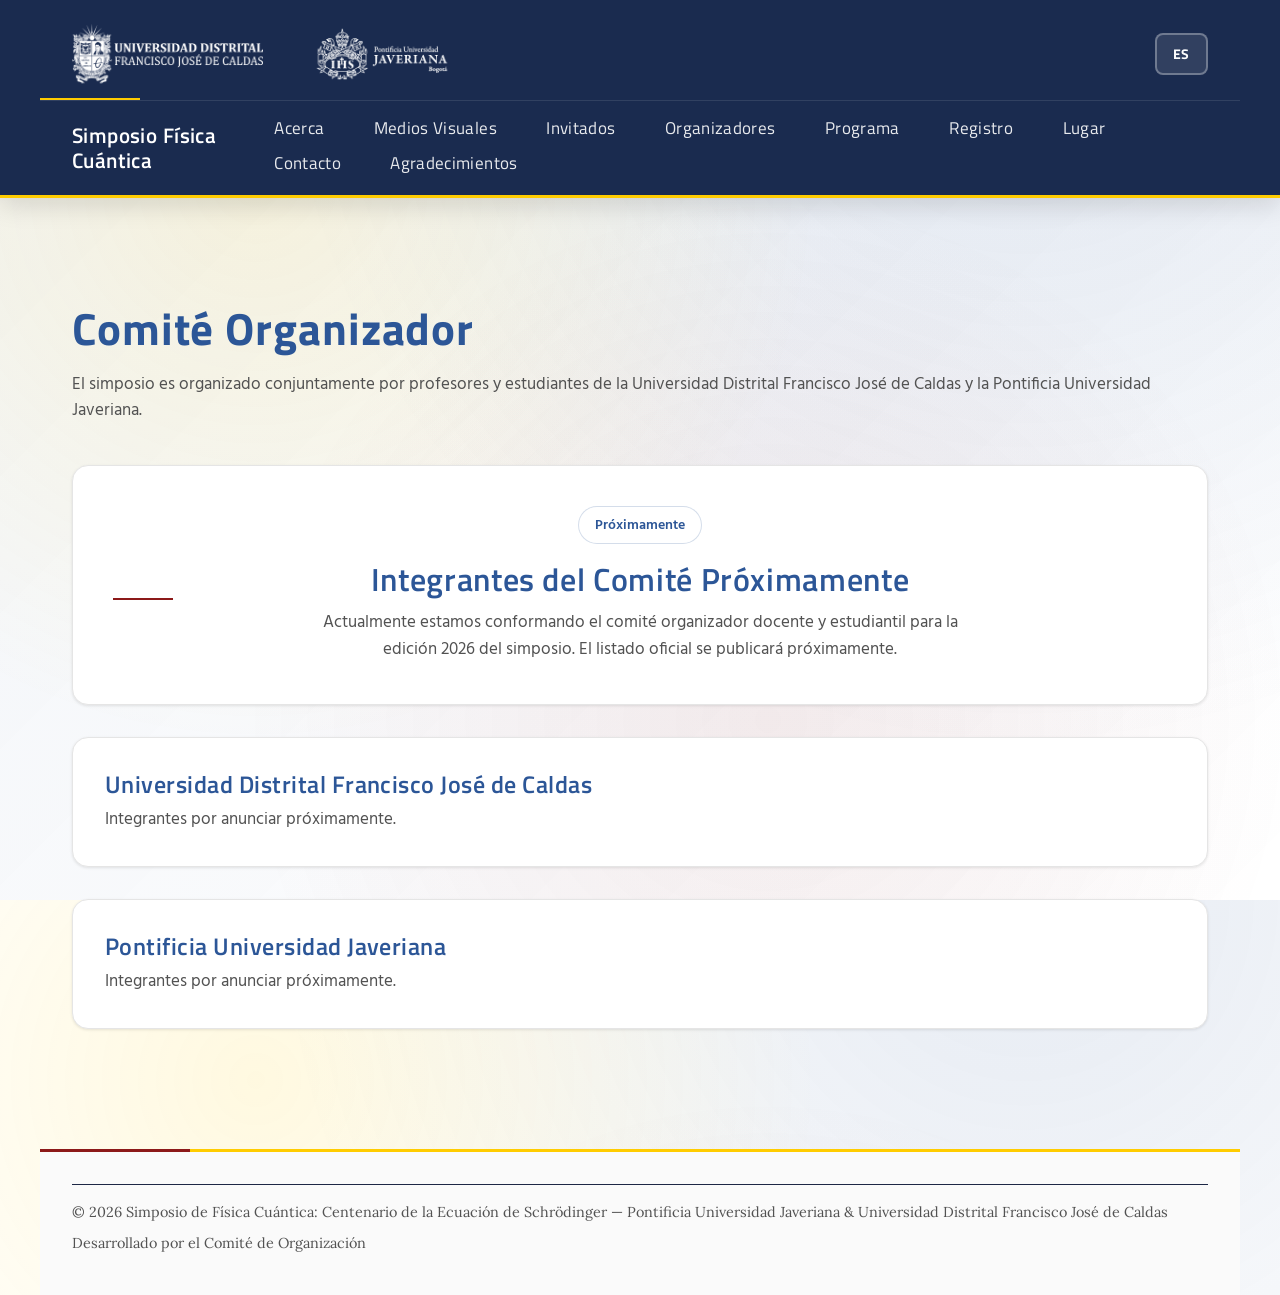
<file: comite.html>
<!DOCTYPE html>
<html lang="es">
<head>
  <meta charset="UTF-8">
  <meta name="viewport" content="width=device-width, initial-scale=1.0">
  <title data-i18n="meta.title.committee">Organizadores — Centenario Ecuación de Schrödinger 2026</title>
  <meta name="description" data-i18n-content="meta.desc.committee" content="Comité organizador docente y estudiantil del Simposio Centenario Ecuación de Schrödinger 2026, iniciativa conjunta de la Pontificia Universidad Javeriana y la Universidad Distrital.">
  <meta name="keywords" content="Comité Organizador Simposio Schrödinger, Pontificia Universidad Javeriana, Universidad Distrital Francisco José de Caldas, Física Cuántica Colombia">
  <meta name="author" content="Comité Organizador — Pontificia Universidad Javeriana & Universidad Distrital Francisco José de Caldas">
  <meta name="robots" content="index, follow, max-snippet:-1, max-image-preview:large, max-video-preview:-1">
  <meta name="theme-color" content="#1A2B4F">
  <link rel="canonical" href="https://udpuj.github.io/simposio-centenario-schr-dinger/comite.html">
  <link rel="icon" type="image/svg+xml" href="images/favicon.svg">
  <link rel="icon" type="image/png" sizes="192x192" href="images/favicon.png">
  <link rel="apple-touch-icon" href="images/favicon.png">
  <meta property="og:type" content="website">
  <meta property="og:site_name" content="Simposio Centenario Ecuación de Schrödinger 2026">
  <meta property="og:locale" content="es_CO">
  <meta property="og:locale:alternate" content="en_US">
  <meta property="og:url" content="https://udpuj.github.io/simposio-centenario-schr-dinger/comite.html">
  <meta property="og:title" data-i18n-content="meta.title.committee" content="Organizadores — Centenario Ecuación de Schrödinger 2026">
  <meta property="og:description" data-i18n-content="meta.desc.committee" content="Comité organizador docente y estudiantil del Simposio Centenario Ecuación de Schrödinger 2026, iniciativa conjunta de la Pontificia Universidad Javeriana y la Universidad Distrital.">
  <meta property="og:image" content="https://udpuj.github.io/simposio-centenario-schr-dinger/images/og-banner.png">
  <meta property="og:image:width" content="1200">
  <meta property="og:image:height" content="630">
  <meta name="twitter:card" content="summary_large_image">
  <meta name="twitter:title" data-i18n-content="meta.title.committee" content="Organizadores — Centenario Ecuación de Schrödinger 2026">
  <meta name="twitter:description" data-i18n-content="meta.desc.committee" content="Comité organizador docente y estudiantil del Simposio Centenario Ecuación de Schrödinger 2026, iniciativa conjunta de la Pontificia Universidad Javeriana y la Universidad Distrital.">
  <meta name="twitter:image" content="https://udpuj.github.io/simposio-centenario-schr-dinger/images/og-banner.png">
  <script type="application/ld+json">
    {
      "@context": "https://schema.org",
      "@type": "BreadcrumbList",
      "itemListElement": [
        { "@type": "ListItem", "position": 1, "name": "Inicio", "item": "https://udpuj.github.io/simposio-centenario-schr-dinger/" },
        { "@type": "ListItem", "position": 2, "name": "Organizadores", "item": "https://udpuj.github.io/simposio-centenario-schr-dinger/comite.html" }
      ]
    }
  </script>
  <script async src="https://www.googletagmanager.com/gtag/js?id=G-F558G27GN5"></script>
  <script>
    window.dataLayer = window.dataLayer || [];
    function gtag(){dataLayer.push(arguments);}
    gtag('js', new Date());

    gtag('config', 'G-F558G27GN5');
  </script>
  <link rel="preconnect" href="https://fonts.googleapis.com">
  <link rel="preconnect" href="https://fonts.gstatic.com" crossorigin>
  <link href="https://fonts.googleapis.com/css2?family=Hind:wght@400;500;600&family=Titillium+Web:wght@600;700&family=Lora:wght@400;500&display=swap" rel="stylesheet">
  <link rel="stylesheet" href="styles.css">
</head>
<body>
  <header>
    <div class="header-logos">
      <div class="header-logos-container">
        <img src="images/distrital.png" alt="Universidad Distrital Francisco José de Caldas" class="header-logo">
        <img src="images/javerianaDark.png" alt="Pontificia Universidad Javeriana" class="header-logo">
      </div>
      <div class="lang-toggle">
        <button class="lang-btn" id="lang-toggle" aria-label="Switch language">
          <span class="lang-code">ES</span>
        </button>
      </div>
    </div>
    <nav>
      <div class="nav-brand">
        <a href="index.html"><h3 data-i18n="nav.brand">Simposio Física Cuántica</h3></a>
      </div>
      <div class="nav-menu" id="nav-menu">
        <ul>
          <li><a href="acerca.html" data-i18n="nav.about">Acerca</a></li>
          <li><a href="multimedia.html" data-i18n="nav.media">Medios Visuales</a></li>
          <li><a href="invitados.html" data-i18n="nav.guests">Invitados</a></li>
          <li><a href="comite.html" data-i18n="nav.committee">Organizadores</a></li>
          <li><a href="programa.html" data-i18n="nav.program">Programa</a></li>
          <li><a href="registro.html" data-i18n="nav.register">Registro</a></li>
          <li><a href="lugar.html" data-i18n="nav.location">Lugar</a></li>
          <li><a href="contacto.html" data-i18n="nav.contact">Contacto</a></li>
          <li><a href="agradecimientos.html" data-i18n="nav.agradecimientos">Agradecimientos</a></li>
        </ul>
      </div>
      <div class="nav-toggle" id="nav-toggle">
        <span class="bar"></span>
        <span class="bar"></span>
        <span class="bar"></span>
      </div>
    </nav>
  </header>

  <main>
    <section>
      <h1 data-i18n="committee.title">Comité Organizador</h1>
      <p data-i18n="committee.intro">El simposio es organizado conjuntamente por profesores y estudiantes de la Universidad Distrital Francisco José de Caldas y la Pontificia Universidad Javeriana.</p>

      <div class="card card--bordered" style="margin-top: 2.5rem; padding: 2.5rem; text-align: center;">
        <span class="chip" style="margin-bottom: 1rem;" data-i18n="common.coming_soon.badge">Próximamente</span>
        <h2 style="border: none; padding-bottom: 0; margin-bottom: 0.75rem;" data-i18n="committee.coming_soon.title">Integrantes del Comité Próximamente</h2>
        <p style="max-width: 680px; margin: 0 auto;" data-i18n="committee.coming_soon.desc">Actualmente estamos conformando el comité organizador docente y estudiantil para la edición 2026 del simposio. El listado oficial se publicará próximamente.</p>
      </div>

      <div class="grid grid-2" style="margin-top: 2rem;">
        <div class="card">
          <h3 data-i18n="committee.ud.title">Universidad Distrital Francisco José de Caldas</h3>
          <p data-i18n="committee.ud.status">Integrantes por anunciar próximamente.</p>
        </div>
        <div class="card">
          <h3 data-i18n="committee.puj.title">Pontificia Universidad Javeriana</h3>
          <p data-i18n="committee.puj.status">Integrantes por anunciar próximamente.</p>
        </div>
      </div>
    </section>
  </main>

  <footer>
    <hr style="border:none; border-top:1px solid #1d2745; margin-bottom:1rem;">
    <p data-i18n="footer.copyright">© 2026 Simposio de Física Cuántica: Centenario de la Ecuación de Schrödinger — Pontificia Universidad Javeriana & Universidad Distrital Francisco José de Caldas</p>
    <p data-i18n="footer.developed">Desarrollado por el Comité de Organización</p>
  </footer>

  <script src="i18n.js"></script>
  <script data-goatcounter="https://simposio-schr-dinger.goatcounter.com/count"
          async src="//gc.zgo.at/count.js"></script>
</body>
</html>
</file>
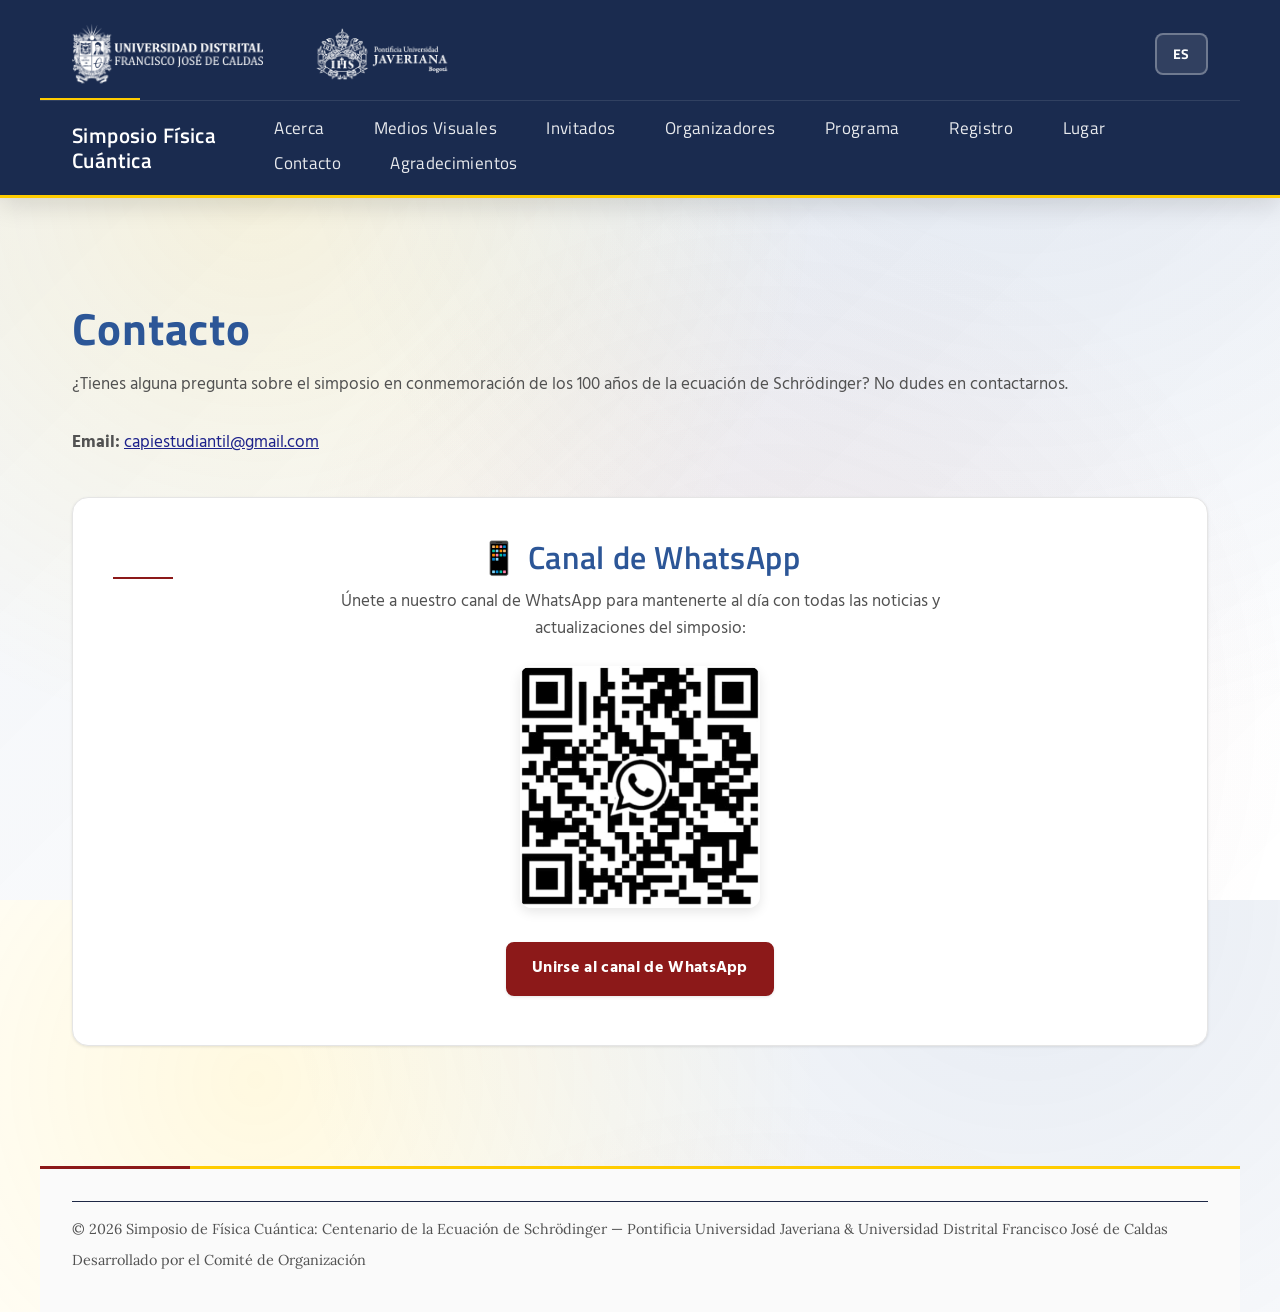
<file: contacto.html>
<!DOCTYPE html>
<html lang="es">
<head>
  <meta charset="UTF-8">
  <meta name="viewport" content="width=device-width, initial-scale=1.0">
  <title data-i18n="meta.title.contact">Contacto — Centenario Ecuación de Schrödinger 2026</title>
  <meta name="description" data-i18n-content="meta.desc.contact" content="Contacta al comité organizador del Simposio Centenario Ecuación de Schrödinger 2026 por correo electrónico o únete a nuestro canal oficial de WhatsApp.">
  <meta name="keywords" content="Contacto Simposio Schrödinger 2026, canal de WhatsApp simposio física cuántica, correo comité organizador PUJ UD">
  <meta name="author" content="Comité Organizador — Pontificia Universidad Javeriana & Universidad Distrital Francisco José de Caldas">
  <meta name="robots" content="index, follow, max-snippet:-1, max-image-preview:large, max-video-preview:-1">
  <meta name="theme-color" content="#1A2B4F">
  <link rel="canonical" href="https://udpuj.github.io/simposio-centenario-schr-dinger/contacto.html">
  <link rel="icon" type="image/svg+xml" href="images/favicon.svg">
  <link rel="icon" type="image/png" sizes="192x192" href="images/favicon.png">
  <link rel="apple-touch-icon" href="images/favicon.png">
  <meta property="og:type" content="website">
  <meta property="og:site_name" content="Simposio Centenario Ecuación de Schrödinger 2026">
  <meta property="og:locale" content="es_CO">
  <meta property="og:locale:alternate" content="en_US">
  <meta property="og:url" content="https://udpuj.github.io/simposio-centenario-schr-dinger/contacto.html">
  <meta property="og:title" data-i18n-content="meta.title.contact" content="Contacto — Centenario Ecuación de Schrödinger 2026">
  <meta property="og:description" data-i18n-content="meta.desc.contact" content="Contacta al comité organizador del Simposio Centenario Ecuación de Schrödinger 2026 por correo electrónico o únete a nuestro canal oficial de WhatsApp.">
  <meta property="og:image" content="https://udpuj.github.io/simposio-centenario-schr-dinger/images/og-banner.png">
  <meta property="og:image:width" content="1200">
  <meta property="og:image:height" content="630">
  <meta name="twitter:card" content="summary_large_image">
  <meta name="twitter:title" data-i18n-content="meta.title.contact" content="Contacto — Centenario Ecuación de Schrödinger 2026">
  <meta name="twitter:description" data-i18n-content="meta.desc.contact" content="Contacta al comité organizador del Simposio Centenario Ecuación de Schrödinger 2026 por correo electrónico o únete a nuestro canal oficial de WhatsApp.">
  <meta name="twitter:image" content="https://udpuj.github.io/simposio-centenario-schr-dinger/images/og-banner.png">
  <script type="application/ld+json">
    {
      "@context": "https://schema.org",
      "@graph": [
        {
          "@type": "BreadcrumbList",
          "itemListElement": [
            { "@type": "ListItem", "position": 1, "name": "Inicio", "item": "https://udpuj.github.io/simposio-centenario-schr-dinger/" },
            { "@type": "ListItem", "position": 2, "name": "Contacto", "item": "https://udpuj.github.io/simposio-centenario-schr-dinger/contacto.html" }
          ]
        },
        {
          "@type": "ContactPage",
          "name": "Contacto — Simposio Centenario Ecuación de Schrödinger 2026",
          "url": "https://udpuj.github.io/simposio-centenario-schr-dinger/contacto.html"
        }
      ]
    }
  </script>
  <!-- Google tag (gtag.js) -->
  <script async src="https://www.googletagmanager.com/gtag/js?id=G-F558G27GN5"></script>
  <script>
    window.dataLayer = window.dataLayer || [];
    function gtag(){dataLayer.push(arguments);}
    gtag('js', new Date());

    gtag('config', 'G-F558G27GN5');
  </script>
  <!-- Google Fonts -->
  <link rel="preconnect" href="https://fonts.googleapis.com">
  <link rel="preconnect" href="https://fonts.gstatic.com" crossorigin>
  <link href="https://fonts.googleapis.com/css2?family=Hind:wght@400;500;600&family=Titillium+Web:wght@600;700&family=Lora:wght@400;500&display=swap" rel="stylesheet">
  <link rel="stylesheet" href="styles.css">
</head>
<body>
  <header>
    <div class="header-logos">
      <div class="header-logos-container">
        <img src="images/distrital.png" alt="Universidad Distrital Francisco José de Caldas" class="header-logo">
        <img src="images/javerianaDark.png" alt="Pontificia Universidad Javeriana" class="header-logo">
      </div>
      <div class="lang-toggle">
        <button class="lang-btn" id="lang-toggle" aria-label="Switch language">
          <span class="lang-code">ES</span>
        </button>
      </div>
    </div>
    <nav>
      <div class="nav-brand">
        <a href="index.html"><h3 data-i18n="nav.brand">Simposio Física Cuántica</h3></a>
      </div>
      <div class="nav-menu" id="nav-menu">
        <ul>
          <li><a href="acerca.html" data-i18n="nav.about">Acerca</a></li>
          <li><a href="multimedia.html" data-i18n="nav.media">Medios Visuales</a></li>
          <li><a href="invitados.html" data-i18n="nav.guests">Invitados</a></li>
          <li><a href="comite.html" data-i18n="nav.committee">Organizadores</a></li>
          <li><a href="programa.html" data-i18n="nav.program">Programa</a></li>
          <li><a href="registro.html" data-i18n="nav.register">Registro</a></li>
          <li><a href="lugar.html" data-i18n="nav.location">Lugar</a></li>
          <li><a href="contacto.html" data-i18n="nav.contact">Contacto</a></li>
          <li><a href="agradecimientos.html" data-i18n="nav.agradecimientos">Agradecimientos</a></li>
        </ul>
      </div>
      <div class="nav-toggle" id="nav-toggle">
        <span class="bar"></span>
        <span class="bar"></span>
        <span class="bar"></span>
      </div>
    </nav>
  </header>

  <main>
    <section>
      <h1 data-i18n="contact.title">Contacto</h1>
      <p data-i18n="contact.description">¿Tienes alguna pregunta sobre el simposio en conmemoración de los 100 años de la ecuación de Schrödinger? No dudes en contactarnos.</p>

      <div style="margin-top: 2rem;">
        <p><strong data-i18n="contact.email.label">Email:</strong> <a href="mailto:capiestudiantil@gmail.com" style="color: #1d228b;">capiestudiantil@gmail.com</a></p>
      </div>

      <div class="card" style="margin-top: 2.5rem; padding: 2.5rem; text-align: center;">
        <h2 style="border: none; padding-bottom: 0; margin-bottom: 0.75rem;" data-i18n="contact.whatsapp.title">📱 Canal de WhatsApp</h2>
        <p style="max-width: 680px; margin: 0 auto 1.5rem;" data-i18n="contact.whatsapp.description">Únete a nuestro canal de WhatsApp para mantenerte al día con todas las noticias y actualizaciones del simposio:</p>
        <div style="margin: 1.5rem auto; max-width: 240px;">
          <a href="https://whatsapp.com/channel/0029VbBYV0LBfxoDXYn4nn1k" target="_blank" rel="noopener noreferrer">
            <img src="images/WhatsappQR.png" alt="Código QR Canal de WhatsApp" style="width: 100%; height: auto; border-radius: 0.75rem; box-shadow: 0 4px 12px rgba(0, 0, 0, 0.1);">
          </a>
        </div>
        <div style="margin-top: 1.25rem;">
          <a href="https://whatsapp.com/channel/0029VbBYV0LBfxoDXYn4nn1k" target="_blank" rel="noopener noreferrer" class="btn btn--primary" data-i18n="contact.whatsapp.button">Unirse al canal de WhatsApp</a>
        </div>
      </div>
    </section>
  </main>

  <footer>
    <hr style="border:none; border-top:1px solid #1d2745; margin-bottom:1rem;">
    <p data-i18n="footer.copyright">© 2026 Simposio de Física Cuántica: Centenario de la Ecuación de Schrödinger — Pontificia Universidad Javeriana & Universidad Distrital Francisco José de Caldas</p>
    <p data-i18n="footer.developed">Desarrollado por el Comité de Organización</p>
  </footer>

  <script src="i18n.js"></script>
  <script data-goatcounter="https://simposio-schr-dinger.goatcounter.com/count"
          async src="//gc.zgo.at/count.js"></script>
</body>
</html>
</file>
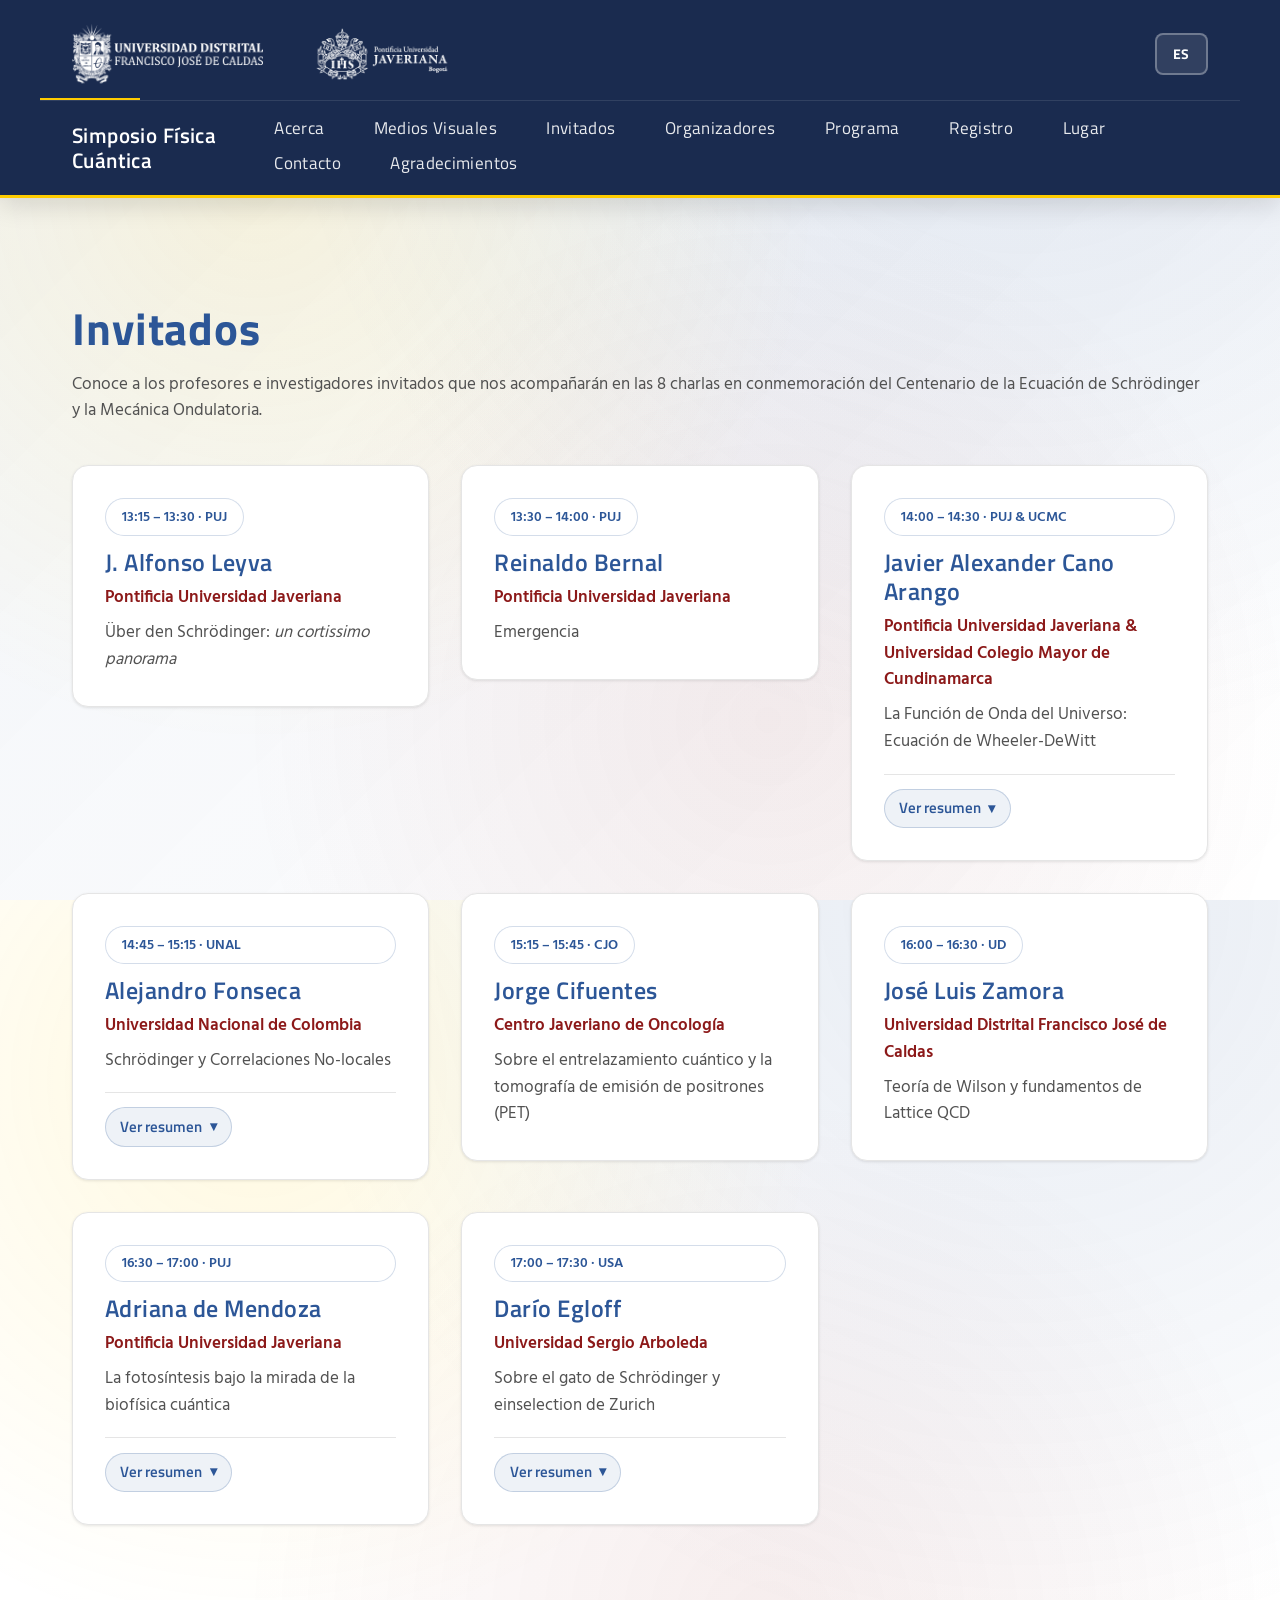
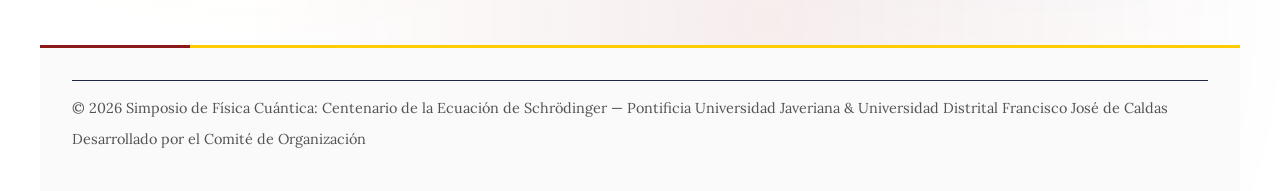
<file: invitados.html>
<!DOCTYPE html>
<html lang="es">
  <head>
    <meta charset="UTF-8">
    <meta name="viewport" content="width=device-width, initial-scale=1.0">
    <title data-i18n="meta.title.guests">Invitados — Centenario Ecuación de Schrödinger 2026</title>
    <meta name="description" data-i18n-content="meta.desc.guests" content="Conoce a los 8 ponentes invitados y resúmenes de charlas del Simposio Centenario de la Ecuación de Schrödinger 2026: PUJ, Universidad Distrital, UNAL, Sergio Arboleda, UCMC y CJO.">
    <meta name="keywords" content="Ponentes invitados Simposio Schrödinger, J. Alfonso Leyva, Reinaldo Bernal, Javier Alexander Cano Arango, Alejandro Fonseca, Jorge Cifuentes, José Luis Zamora, Adriana de Mendoza, Darío Egloff">
    <meta name="author" content="Comité Organizador — Pontificia Universidad Javeriana & Universidad Distrital Francisco José de Caldas">
    <meta name="robots" content="index, follow, max-snippet:-1, max-image-preview:large, max-video-preview:-1">
    <meta name="theme-color" content="#1A2B4F">
    <link rel="canonical" href="https://udpuj.github.io/simposio-centenario-schr-dinger/invitados.html">
    <link rel="icon" type="image/svg+xml" href="images/favicon.svg">
    <link rel="icon" type="image/png" sizes="192x192" href="images/favicon.png">
    <link rel="apple-touch-icon" href="images/favicon.png">
    <meta property="og:type" content="website">
    <meta property="og:site_name" content="Simposio Centenario Ecuación de Schrödinger 2026">
    <meta property="og:locale" content="es_CO">
    <meta property="og:locale:alternate" content="en_US">
    <meta property="og:url" content="https://udpuj.github.io/simposio-centenario-schr-dinger/invitados.html">
    <meta property="og:title" data-i18n-content="meta.title.guests" content="Invitados — Centenario Ecuación de Schrödinger 2026">
    <meta property="og:description" data-i18n-content="meta.desc.guests" content="Conoce a los 8 ponentes invitados y resúmenes de charlas del Simposio Centenario de la Ecuación de Schrödinger 2026: PUJ, Universidad Distrital, UNAL, Sergio Arboleda, UCMC y CJO.">
    <meta property="og:image" content="https://udpuj.github.io/simposio-centenario-schr-dinger/images/og-banner.png">
    <meta property="og:image:width" content="1200">
    <meta property="og:image:height" content="630">
    <meta name="twitter:card" content="summary_large_image">
    <meta name="twitter:title" data-i18n-content="meta.title.guests" content="Invitados — Centenario Ecuación de Schrödinger 2026">
    <meta name="twitter:description" data-i18n-content="meta.desc.guests" content="Conoce a los 8 ponentes invitados y resúmenes de charlas del Simposio Centenario de la Ecuación de Schrödinger 2026: PUJ, Universidad Distrital, UNAL, Sergio Arboleda, UCMC y CJO.">
    <meta name="twitter:image" content="https://udpuj.github.io/simposio-centenario-schr-dinger/images/og-banner.png">
    <script type="application/ld+json">
      {
        "@context": "https://schema.org",
        "@graph": [
          {
            "@type": "BreadcrumbList",
            "itemListElement": [
              { "@type": "ListItem", "position": 1, "name": "Inicio", "item": "https://udpuj.github.io/simposio-centenario-schr-dinger/" },
              { "@type": "ListItem", "position": 2, "name": "Invitados", "item": "https://udpuj.github.io/simposio-centenario-schr-dinger/invitados.html" }
            ]
          },
          {
            "@type": "ItemList",
            "name": "Ponentes invitados — Simposio Centenario Ecuación de Schrödinger 2026",
            "itemListElement": [
              { "@type": "ListItem", "position": 1, "item": { "@type": "Person", "name": "J. Alfonso Leyva", "affiliation": { "@type": "Organization", "name": "Pontificia Universidad Javeriana" } } },
              { "@type": "ListItem", "position": 2, "item": { "@type": "Person", "name": "Reinaldo Bernal", "affiliation": { "@type": "Organization", "name": "Pontificia Universidad Javeriana" } } },
              { "@type": "ListItem", "position": 3, "item": { "@type": "Person", "name": "Javier Alexander Cano Arango", "affiliation": { "@type": "Organization", "name": "Pontificia Universidad Javeriana & Universidad Colegio Mayor de Cundinamarca" } } },
              { "@type": "ListItem", "position": 4, "item": { "@type": "Person", "name": "Alejandro Fonseca", "affiliation": { "@type": "Organization", "name": "Universidad Nacional de Colombia" } } },
              { "@type": "ListItem", "position": 5, "item": { "@type": "Person", "name": "Jorge Cifuentes", "affiliation": { "@type": "Organization", "name": "Centro Javeriano de Oncología" } } },
              { "@type": "ListItem", "position": 6, "item": { "@type": "Person", "name": "José Luis Zamora", "affiliation": { "@type": "Organization", "name": "Universidad Distrital Francisco José de Caldas" } } },
              { "@type": "ListItem", "position": 7, "item": { "@type": "Person", "name": "Adriana de Mendoza", "affiliation": { "@type": "Organization", "name": "Pontificia Universidad Javeriana" } } },
              { "@type": "ListItem", "position": 8, "item": { "@type": "Person", "name": "Darío Egloff", "affiliation": { "@type": "Organization", "name": "Universidad Sergio Arboleda" } } }
            ]
          }
        ]
      }
    </script>
    <script async src="https://www.googletagmanager.com/gtag/js?id=G-F558G27GN5"></script>
    <script>
      window.dataLayer = window.dataLayer || [];
      function gtag(){dataLayer.push(arguments);}
      gtag('js', new Date());

      gtag('config', 'G-F558G27GN5');
    </script>
    <link rel="preconnect" href="https://fonts.googleapis.com">
    <link rel="preconnect" href="https://fonts.gstatic.com" crossorigin>
    <link href="https://fonts.googleapis.com/css2?family=Hind:wght@400;500;600&family=Titillium+Web:wght@600;700&family=Lora:wght@400;500&display=swap" rel="stylesheet">
    <link rel="stylesheet" href="styles.css">
  </head>
  <body>
    <header>
      <div class="header-logos">
        <div class="header-logos-container">
          <img src="images/distrital.png" alt="Universidad Distrital Francisco José de Caldas" class="header-logo">
          <img src="images/javerianaDark.png" alt="Pontificia Universidad Javeriana" class="header-logo">
        </div>
        <div class="lang-toggle">
          <button class="lang-btn" id="lang-toggle" aria-label="Switch language">
            <span class="lang-code">ES</span>
          </button>
        </div>
      </div>
      <nav>
        <div class="nav-brand">
          <a href="index.html"><h3 data-i18n="nav.brand">Simposio Física Cuántica</h3></a>
        </div>
        <div class="nav-menu" id="nav-menu">
          <ul>
            <li><a href="acerca.html" data-i18n="nav.about">Acerca</a></li>
            <li><a href="multimedia.html" data-i18n="nav.media">Medios Visuales</a></li>
            <li><a href="invitados.html" data-i18n="nav.guests">Invitados</a></li>
            <li><a href="comite.html" data-i18n="nav.committee">Organizadores</a></li>
            <li><a href="programa.html" data-i18n="nav.program">Programa</a></li>
            <li><a href="registro.html" data-i18n="nav.register">Registro</a></li>
            <li><a href="lugar.html" data-i18n="nav.location">Lugar</a></li>
            <li><a href="contacto.html" data-i18n="nav.contact">Contacto</a></li>
            <li><a href="agradecimientos.html" data-i18n="nav.agradecimientos">Agradecimientos</a></li>
          </ul>
        </div>
        <div class="nav-toggle" id="nav-toggle">
          <span class="bar"></span>
          <span class="bar"></span>
          <span class="bar"></span>
        </div>
      </nav>
    </header>

    <main>
      <section>
        <h1 data-i18n="speakers.title">Invitados</h1>
        <p data-i18n="speakers.intro">Conoce a los profesores e investigadores invitados que nos acompañarán en las 8 charlas en conmemoración del Centenario de la Ecuación de Schrödinger y la Mecánica Ondulatoria.</p>

        <div class="grid grid-3 speakers-grid" style="margin-top: 2.5rem;">
          <div class="card">
            <span class="chip" style="margin-bottom: 0.75rem;">13:15 – 13:30 · PUJ</span>
            <h3 data-i18n="speakers.s1.name">J. Alfonso Leyva</h3>
            <p style="font-weight: 600; color: var(--accent-alt); margin-bottom: 0.5rem;" data-i18n="speakers.s1.affil">Pontificia Universidad Javeriana</p>
            <p data-i18n="program.talk1.topic">Über den Schrödinger: <em>un cortissimo panorama</em></p>
          </div>

          <div class="card">
            <span class="chip" style="margin-bottom: 0.75rem;">13:30 – 14:00 · PUJ</span>
            <h3 data-i18n="speakers.s2.name">Reinaldo Bernal</h3>
            <p style="font-weight: 600; color: var(--accent-alt); margin-bottom: 0.5rem;" data-i18n="speakers.s2.affil">Pontificia Universidad Javeriana</p>
            <p data-i18n="program.talk2.topic">Emergencia</p>
          </div>

          <div class="card speaker-card">
            <span class="chip" style="margin-bottom: 0.75rem;">14:00 – 14:30 · PUJ & UCMC</span>
            <h3 data-i18n="speakers.s3.name">Javier Alexander Cano Arango</h3>
            <p style="font-weight: 600; color: var(--accent-alt); margin-bottom: 0.5rem;" data-i18n="speakers.s3.affil">Pontificia Universidad Javeriana & Universidad Colegio Mayor de Cundinamarca</p>
            <p data-i18n="program.talk3.topic">La Función de Onda del Universo: Ecuación de Wheeler-DeWitt</p>
            <details class="speaker-abstract">
              <summary class="speaker-abstract__toggle" data-i18n="speakers.abstract.toggle">Ver resumen</summary>
              <div class="speaker-abstract__body">
                <p class="speaker-abstract__text" data-i18n="speakers.s3.abstract.p1">Al preguntarnos si es posible estudiar el universo como un único sistema físico desde el punto de vista de la mecánica cuántica también surge la pregunta del cómo hacerlo, la respuesta a esta interrogante fue planteada de manera <em>parcial</em> a finales de los años 60 tras la introducción por Bryce DeWitt de lo que hoy día conocemos como la ecuación de Wheeler-DeWitt</p>
                <p class="speaker-abstract__equation">ℋΨ[<em>h<sub>ij</sub></em>, <em>φ</em>] = 0</p>
                <p class="speaker-abstract__text" data-i18n="speakers.s3.abstract.p2">A lo largo de esta charla hablaremos sobre su significado, ¿es realmente una función de onda?, sus implicaciones ¿predice el Big Bang?, algunas soluciones (Hartle-Hawking, Vilenkin) y sus problemas ¿está bien definida?</p>
                <figure class="speaker-abstract__figure">
                  <img class="speaker-abstract__img" src="images/wheeler-dewitt-desitter.svg" data-i18n-src="speakers.s3.figure.src" data-i18n-alt="speakers.s3.figure.alt" alt="Diagrama de la región lorentziana (de Sitter) y la región euclidiana (U &gt; 0) en la geometría de Hartle-Hawking" loading="lazy">
                  <figcaption class="speaker-abstract__caption" data-i18n="speakers.s3.figure.caption">Transición entre la región euclidiana (U &gt; 0) y la región lorentziana (de Sitter).</figcaption>
                </figure>
              </div>
            </details>
          </div>

          <div class="card speaker-card">
            <span class="chip" style="margin-bottom: 0.75rem;">14:45 – 15:15 · UNAL</span>
            <h3 data-i18n="speakers.s4.name">Alejandro Fonseca</h3>
            <p style="font-weight: 600; color: var(--accent-alt); margin-bottom: 0.5rem;" data-i18n="speakers.s4.affil">Universidad Nacional de Colombia</p>
            <p data-i18n="program.talk4.topic">Schrödinger y Correlaciones No-locales</p>
            <details class="speaker-abstract">
              <summary class="speaker-abstract__toggle" data-i18n="speakers.abstract.toggle">Ver resumen</summary>
              <div class="speaker-abstract__body">
                <p class="speaker-abstract__text" data-i18n="speakers.s4.abstract">A través de un modelo simplificado, mostraremos cómo la evolución temporal de sistemas cuánticos interactuantes conduce a observaciones incompatibles con una descripción clásica de la realidad. Asimismo, abordaremos brevemente conceptos clave relacionados con este fenómeno, como la decoherencia —y con ella la emergencia de la clasicalidad— y los escenarios de Bell.</p>
              </div>
            </details>
          </div>

          <div class="card">
            <span class="chip" style="margin-bottom: 0.75rem;">15:15 – 15:45 · CJO</span>
            <h3 data-i18n="speakers.s5.name">Jorge Cifuentes</h3>
            <p style="font-weight: 600; color: var(--accent-alt); margin-bottom: 0.5rem;" data-i18n="speakers.s5.affil">Centro Javeriano de Oncología</p>
            <p data-i18n="program.talk5.topic">Sobre el entrelazamiento cuántico y la tomografía de emisión de positrones (PET)</p>
          </div>

          <div class="card">
            <span class="chip" style="margin-bottom: 0.75rem;">16:00 – 16:30 · UD</span>
            <h3 data-i18n="speakers.s6.name">José Luis Zamora</h3>
            <p style="font-weight: 600; color: var(--accent-alt); margin-bottom: 0.5rem;" data-i18n="speakers.s6.affil">Universidad Distrital Francisco José de Caldas</p>
            <p data-i18n="program.talk6.topic">Teoría de Wilson y fundamentos de Lattice QCD</p>
          </div>

          <div class="card speaker-card">
            <span class="chip" style="margin-bottom: 0.75rem;">16:30 – 17:00 · PUJ</span>
            <h3 data-i18n="speakers.s7.name">Adriana de Mendoza</h3>
            <p style="font-weight: 600; color: var(--accent-alt); margin-bottom: 0.5rem;" data-i18n="speakers.s7.affil">Pontificia Universidad Javeriana</p>
            <p data-i18n="program.talk7.topic">La fotosíntesis bajo la mirada de la biofísica cuántica</p>
            <details class="speaker-abstract">
              <summary class="speaker-abstract__toggle" data-i18n="speakers.abstract.toggle">Ver resumen</summary>
              <div class="speaker-abstract__body">
                <p class="speaker-abstract__text" data-i18n="speakers.s7.abstract">La fotosíntesis es uno de los procesos de conversión de energía más fascinantes de la naturaleza. Su comprensión requiere ir más allá de las descripciones biológicas tradicionales e integrar conceptos de física cuántica, óptica, química, termodinámica y biología. En esta charla exploraremos cómo las interacciones cuánticas, la dinámica excitónica y vibrónica, las fluctuaciones ambientales y los mecanismos de disipación y fotoprotección participan en el transporte y la gestión de energía en los sistemas fotosintéticos. Se discutirá, además, cómo las condiciones estadísticas de la luz solar y las restricciones físicas del entorno han influido en la adaptación evolutiva de estos sistemas para mantener un funcionamiento robusto frente a condiciones ambientales variables. Finalmente, se destacará la importancia de una mirada interdisciplinaria que conecte la física, las ciencias biológicas y las herramientas de modelación teórica y experimental como camino para profundizar nuestra comprensión de la fotosíntesis y abrir nuevas perspectivas de investigación en biofísica.</p>
              </div>
            </details>
          </div>

          <div class="card speaker-card">
            <span class="chip" style="margin-bottom: 0.75rem;">17:00 – 17:30 · USA</span>
            <h3 data-i18n="speakers.s8.name">Darío Egloff</h3>
            <p style="font-weight: 600; color: var(--accent-alt); margin-bottom: 0.5rem;" data-i18n="speakers.s8.affil">Universidad Sergio Arboleda</p>
            <p data-i18n="program.talk8.topic">Sobre el gato de Schrödinger y einselection de Zurich</p>
            <details class="speaker-abstract">
              <summary class="speaker-abstract__toggle" data-i18n="speakers.abstract.toggle">Ver resumen</summary>
              <div class="speaker-abstract__body">
                <p class="speaker-abstract__subtitle" data-i18n="speakers.s8.abstract.title">El gato de Schrödinger: qué nos enseña sobre el mundo cuántico</p>
                <p class="speaker-abstract__text" data-i18n="speakers.s8.abstract">¿Qué significa decir que un gato está «vivo y muerto»? Volvemos al célebre experimento mental de Schrödinger para explorar el problema que plantea y los límites de su representación habitual. Partiendo del argumento original, examinaremos por qué una superposición cuántica es distinta de la incertidumbre cotidiana y cómo podemos describir mejor la situación al considerar las relaciones entre el gato, el aparato y su entorno. Este recorrido permitirá acercarnos a las diferencias entre las teorías clásica y cuántica y sus consecuencias.</p>
              </div>
            </details>
          </div>
        </div>
      </section>
    </main>

    <footer>
      <hr style="border:none; border-top:1px solid #1d2745; margin-bottom:1rem;">
      <p data-i18n="footer.copyright">© 2026 Simposio de Física Cuántica: Centenario de la Ecuación de Schrödinger — Pontificia Universidad Javeriana & Universidad Distrital Francisco José de Caldas</p>
      <p data-i18n="footer.developed">Desarrollado por el Comité de Organización</p>
    </footer>

    <script src="i18n.js"></script>
    <script data-goatcounter="https://simposio-schr-dinger.goatcounter.com/count"
            async src="//gc.zgo.at/count.js"></script>
  </body>
</html>
</file>
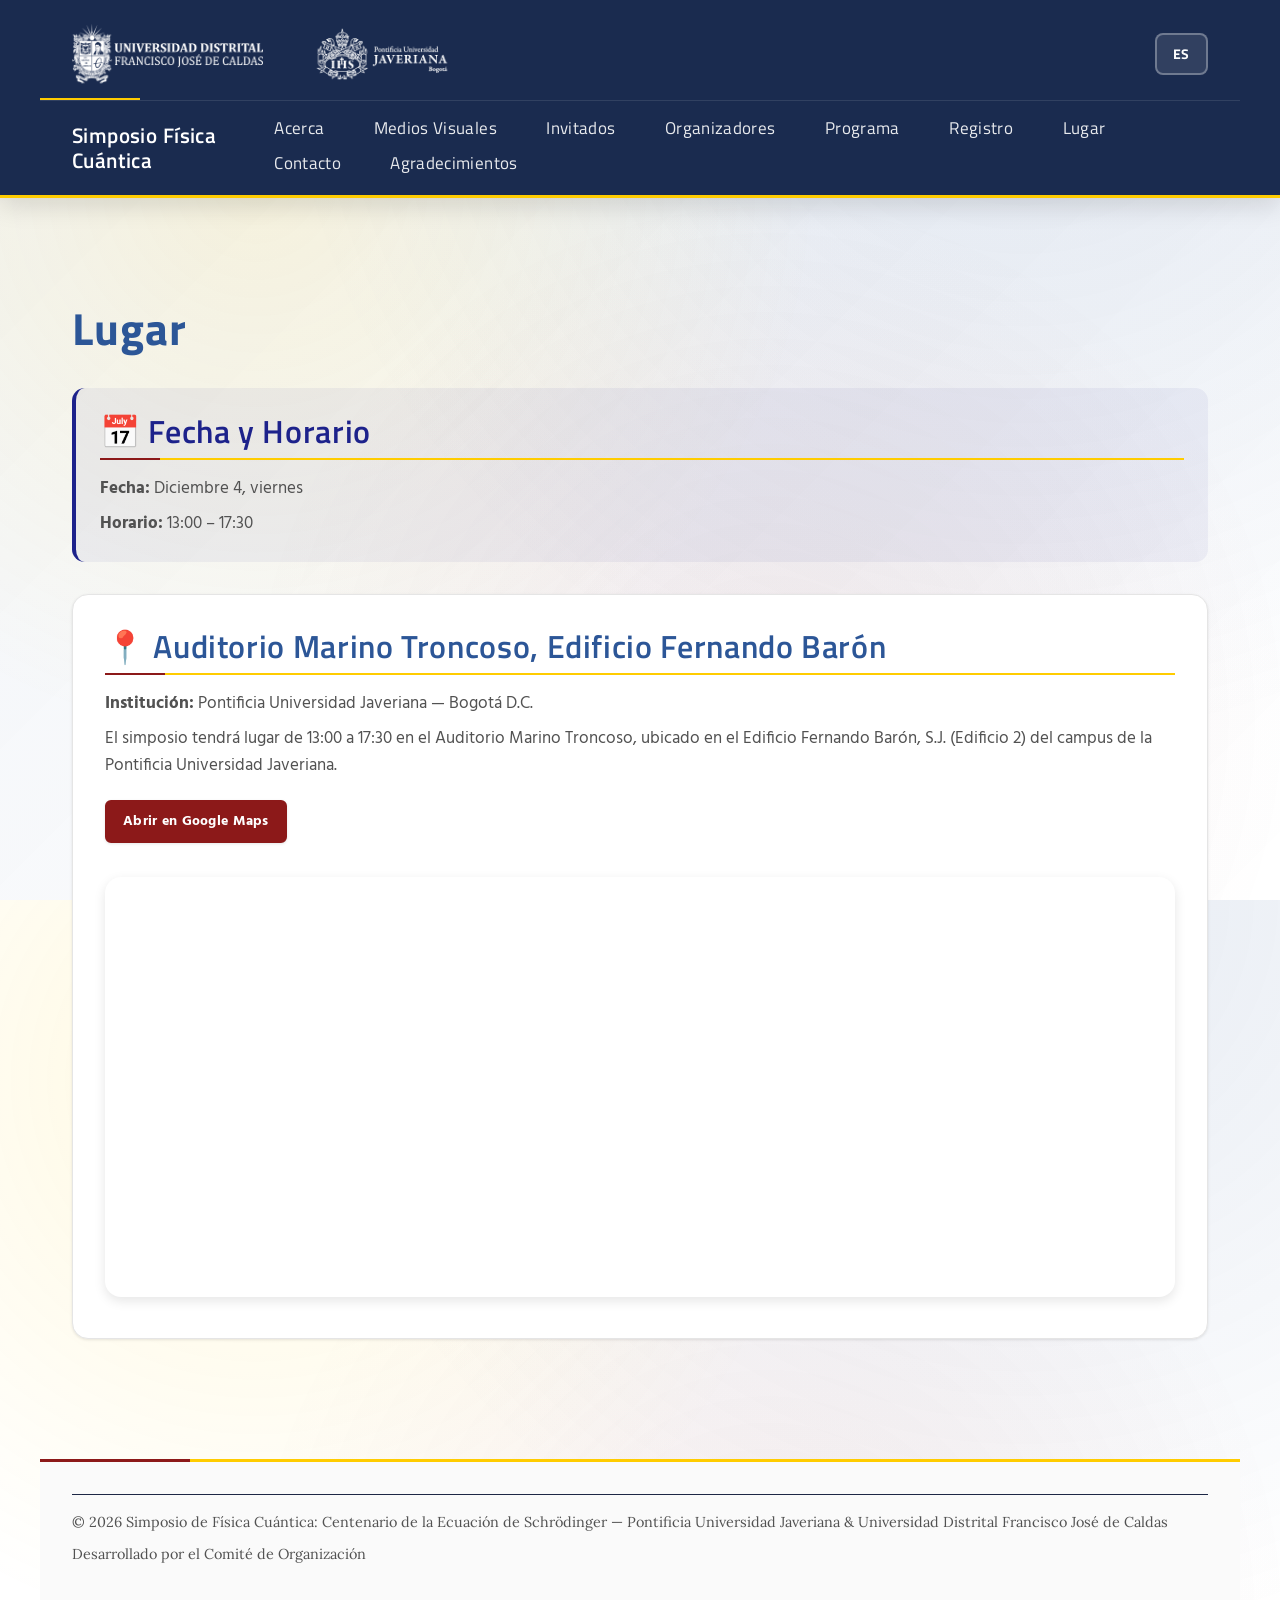
<file: lugar.html>
<!DOCTYPE html>
<html lang="es">
<head>
  <meta charset="UTF-8">
  <meta name="viewport" content="width=device-width, initial-scale=1.0">
  <title data-i18n="meta.title.location">Lugar — Centenario Ecuación de Schrödinger 2026</title>
  <meta name="description" data-i18n-content="meta.desc.location" content="Ubicación, mapa y horario del Simposio Centenario Ecuación de Schrödinger 2026: Auditorio Marino Troncoso, Edificio Fernando Barón, Pontificia Universidad Javeriana, Bogotá D.C.">
  <meta name="keywords" content="Auditorio Marino Troncoso, Edificio Fernando Barón, Pontificia Universidad Javeriana Bogotá, sede Simposio Schrödinger 2026, mapa ubicación">
  <meta name="author" content="Comité Organizador — Pontificia Universidad Javeriana & Universidad Distrital Francisco José de Caldas">
  <meta name="robots" content="index, follow, max-snippet:-1, max-image-preview:large, max-video-preview:-1">
  <meta name="theme-color" content="#1A2B4F">
  <link rel="canonical" href="https://udpuj.github.io/simposio-centenario-schr-dinger/lugar.html">
  <link rel="icon" type="image/svg+xml" href="images/favicon.svg">
  <link rel="icon" type="image/png" sizes="192x192" href="images/favicon.png">
  <link rel="apple-touch-icon" href="images/favicon.png">
  <meta property="og:type" content="website">
  <meta property="og:site_name" content="Simposio Centenario Ecuación de Schrödinger 2026">
  <meta property="og:locale" content="es_CO">
  <meta property="og:locale:alternate" content="en_US">
  <meta property="og:url" content="https://udpuj.github.io/simposio-centenario-schr-dinger/lugar.html">
  <meta property="og:title" data-i18n-content="meta.title.location" content="Lugar — Centenario Ecuación de Schrödinger 2026">
  <meta property="og:description" data-i18n-content="meta.desc.location" content="Ubicación, mapa y horario del Simposio Centenario Ecuación de Schrödinger 2026: Auditorio Marino Troncoso, Edificio Fernando Barón, Pontificia Universidad Javeriana, Bogotá D.C.">
  <meta property="og:image" content="https://udpuj.github.io/simposio-centenario-schr-dinger/images/og-banner.png">
  <meta property="og:image:width" content="1200">
  <meta property="og:image:height" content="630">
  <meta name="twitter:card" content="summary_large_image">
  <meta name="twitter:title" data-i18n-content="meta.title.location" content="Lugar — Centenario Ecuación de Schrödinger 2026">
  <meta name="twitter:description" data-i18n-content="meta.desc.location" content="Ubicación, mapa y horario del Simposio Centenario Ecuación de Schrödinger 2026: Auditorio Marino Troncoso, Edificio Fernando Barón, Pontificia Universidad Javeriana, Bogotá D.C.">
  <meta name="twitter:image" content="https://udpuj.github.io/simposio-centenario-schr-dinger/images/og-banner.png">
  <script type="application/ld+json">
    {
      "@context": "https://schema.org",
      "@graph": [
        {
          "@type": "BreadcrumbList",
          "itemListElement": [
            { "@type": "ListItem", "position": 1, "name": "Inicio", "item": "https://udpuj.github.io/simposio-centenario-schr-dinger/" },
            { "@type": "ListItem", "position": 2, "name": "Lugar", "item": "https://udpuj.github.io/simposio-centenario-schr-dinger/lugar.html" }
          ]
        },
        {
          "@type": "Place",
          "name": "Auditorio Marino Troncoso, Edificio Fernando Barón, S.J. — Pontificia Universidad Javeriana",
          "address": {
            "@type": "PostalAddress",
            "streetAddress": "Carrera 7 # 40-62",
            "addressLocality": "Bogotá D.C.",
            "addressRegion": "Bogotá",
            "addressCountry": "CO"
          },
          "hasMap": "https://maps.app.goo.gl/c58UUBnr46pxk8Jo7"
        }
      ]
    }
  </script>
  <script async src="https://www.googletagmanager.com/gtag/js?id=G-F558G27GN5"></script>
  <script>
    window.dataLayer = window.dataLayer || [];
    function gtag(){dataLayer.push(arguments);}
    gtag('js', new Date());

    gtag('config', 'G-F558G27GN5');
  </script>
  <link rel="preconnect" href="https://fonts.googleapis.com">
  <link rel="preconnect" href="https://fonts.gstatic.com" crossorigin>
  <link href="https://fonts.googleapis.com/css2?family=Hind:wght@400;500;600&family=Titillium+Web:wght@600;700&family=Lora:wght@400;500&display=swap" rel="stylesheet">
  <link rel="stylesheet" href="styles.css">
</head>
<body>
  <header>
    <div class="header-logos">
      <div class="header-logos-container">
        <img src="images/distrital.png" alt="Universidad Distrital Francisco José de Caldas" class="header-logo">
        <img src="images/javerianaDark.png" alt="Pontificia Universidad Javeriana" class="header-logo">
      </div>
      <div class="lang-toggle">
        <button class="lang-btn" id="lang-toggle" aria-label="Switch language">
          <span class="lang-code">ES</span>
        </button>
      </div>
    </div>
    <nav>
      <div class="nav-brand">
        <a href="index.html"><h3 data-i18n="nav.brand">Simposio Física Cuántica</h3></a>
      </div>
      <div class="nav-menu" id="nav-menu">
        <ul>
          <li><a href="acerca.html" data-i18n="nav.about">Acerca</a></li>
          <li><a href="multimedia.html" data-i18n="nav.media">Medios Visuales</a></li>
          <li><a href="invitados.html" data-i18n="nav.guests">Invitados</a></li>
          <li><a href="comite.html" data-i18n="nav.committee">Organizadores</a></li>
          <li><a href="programa.html" data-i18n="nav.program">Programa</a></li>
          <li><a href="registro.html" data-i18n="nav.register">Registro</a></li>
          <li><a href="lugar.html" data-i18n="nav.location">Lugar</a></li>
          <li><a href="contacto.html" data-i18n="nav.contact">Contacto</a></li>
          <li><a href="agradecimientos.html" data-i18n="nav.agradecimientos">Agradecimientos</a></li>
        </ul>
      </div>
      <div class="nav-toggle" id="nav-toggle">
        <span class="bar"></span>
        <span class="bar"></span>
        <span class="bar"></span>
      </div>
    </nav>
  </header>

  <main>
    <section id="lugar">
      <h1 data-i18n="location.title">Lugar</h1>

      <div style="margin: 2rem 0; padding: 1.5rem; background: rgba(29, 34, 139, 0.05); border-radius: 0.8rem; border-left: 4px solid #1d228b;">
        <h2 style="margin-top: 0; color: #1d228b;" data-i18n="location.dates.title">📅 Fecha y Horario</h2>
        <p>
          <strong data-i18n="location.dates.label">Fecha:</strong>
          <span data-i18n="location.dates.value">Diciembre 4, viernes</span>
        </p>
        <p style="margin-top: 0.5rem;">
          <strong data-i18n="location.time.label">Horario:</strong>
          <span data-i18n="location.time.value">13:00 – 17:30</span>
        </p>
      </div>

      <div class="card" style="margin-top: 2rem; padding: 2rem;">
        <h2 style="margin-top: 0;" data-i18n="location.venue.title">📍 Auditorio Marino Troncoso, Edificio Fernando Barón</h2>
        <p style="margin-top: 0.75rem;" data-i18n="location.venue.institution"><strong>Institución:</strong> Pontificia Universidad Javeriana — Bogotá D.C.</p>
        <p style="margin-top: 0.5rem;" data-i18n="location.venue.desc">El simposio tendrá lugar de 13:00 a 17:30 en el Auditorio Marino Troncoso, ubicado en el Edificio Fernando Barón, S.J. (Edificio 2) del campus de la Pontificia Universidad Javeriana.</p>

        <div style="margin-top: 1.25rem; margin-bottom: 1.5rem;">
          <a href="https://maps.app.goo.gl/c58UUBnr46pxk8Jo7" target="_blank" rel="noopener noreferrer" class="btn btn--primary btn--sm" data-i18n="location.map.btn">Abrir en Google Maps</a>
        </div>

        <div style="margin-top: 1rem;">
          <iframe
            src="https://maps.google.com/maps?q=Auditorio+Marino+Troncoso,+Edificio+Fernando+Bar%C3%B3n,+Pontificia+Universidad+Javeriana,+Bogot%C3%A1&t=&z=17&ie=UTF8&iwloc=&output=embed"
            width="100%"
            height="420"
            allowfullscreen=""
            loading="lazy"
            referrerpolicy="no-referrer-when-downgrade"
            title="Auditorio Marino Troncoso, Edificio Fernando Barón - Pontificia Universidad Javeriana">
          </iframe>
        </div>
      </div>
    </section>
  </main>

  <footer>
    <hr style="border:none; border-top:1px solid #1d2745; margin-bottom:1rem;">
    <p data-i18n="footer.copyright">© 2026 Simposio de Física Cuántica: Centenario de la Ecuación de Schrödinger — Pontificia Universidad Javeriana & Universidad Distrital Francisco José de Caldas</p>
    <p data-i18n="footer.developed">Desarrollado por el Comité de Organización</p>
  </footer>

  <script src="i18n.js"></script>
  <script data-goatcounter="https://simposio-schr-dinger.goatcounter.com/count"
          async src="//gc.zgo.at/count.js"></script>
</body>
</html>
</file>
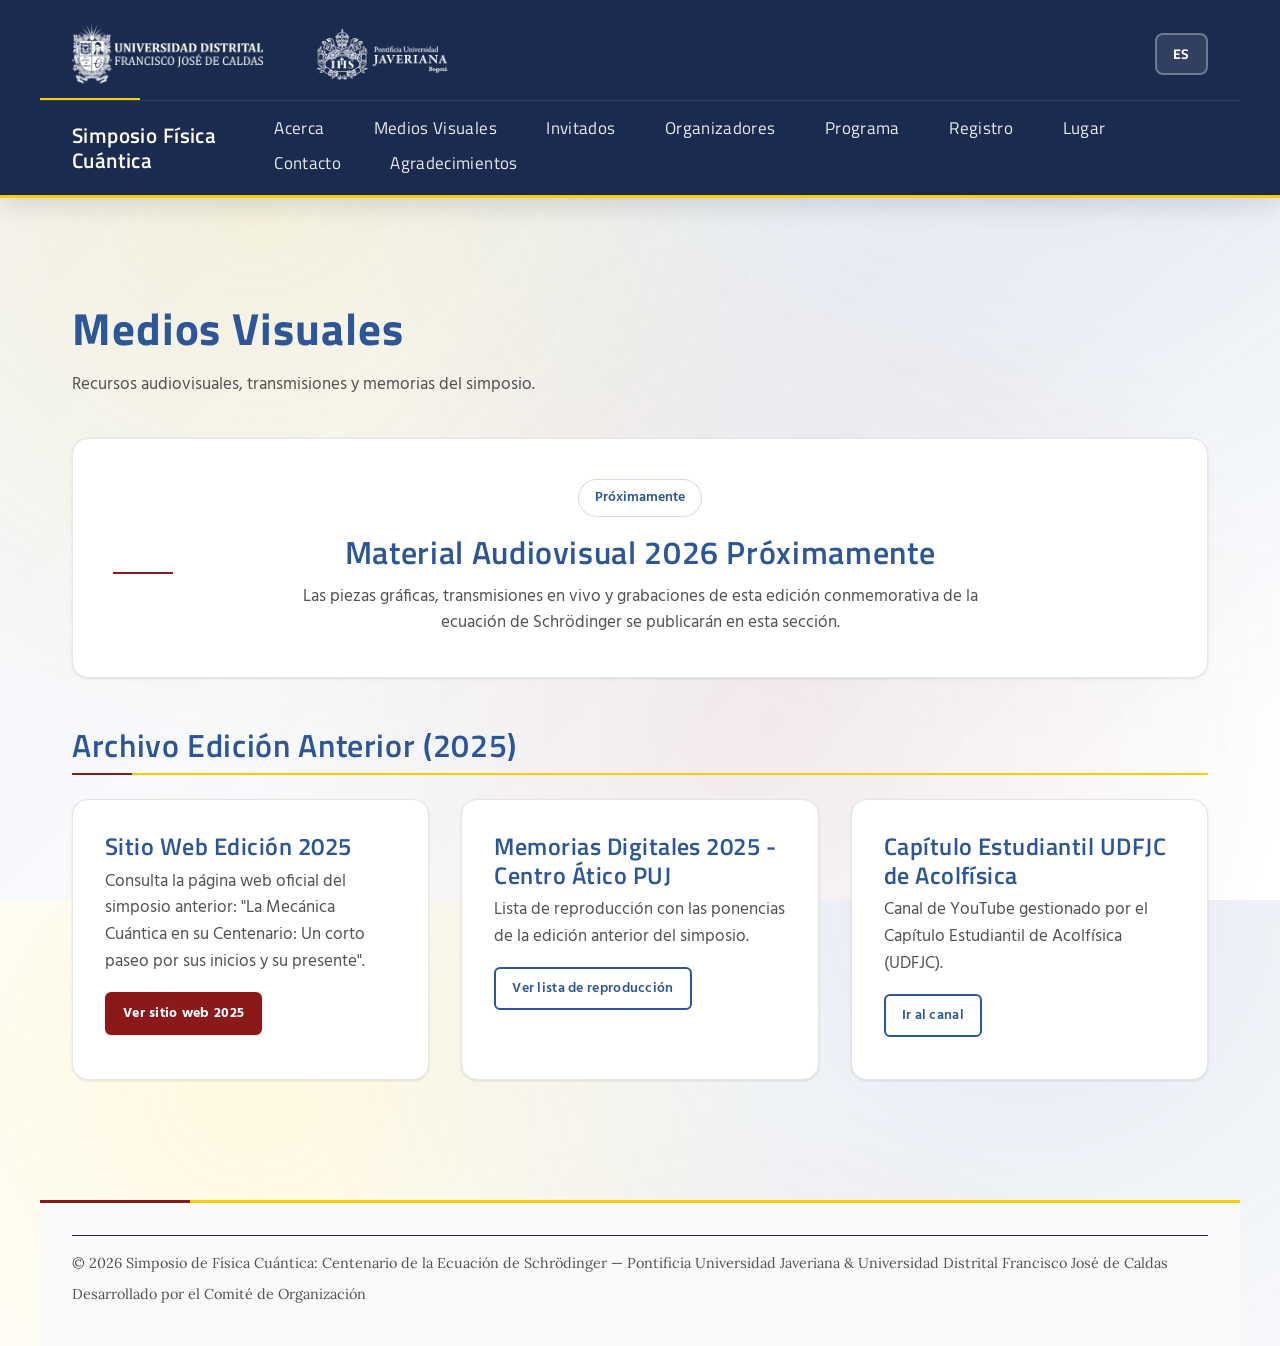
<file: multimedia.html>
<!DOCTYPE html>
<html lang="es">
<head>
  <meta charset="UTF-8">
  <meta name="viewport" content="width=device-width, initial-scale=1.0">
  <title data-i18n="meta.title.media">Medios Visuales — Centenario Ecuación de Schrödinger 2026</title>
  <meta name="description" data-i18n-content="meta.desc.media" content="Medios visuales, transmisiones, memorias digitales y archivo de la edición 2025 del Simposio de Física Cuántica organizado por PUJ y Universidad Distrital.">
  <meta name="keywords" content="Medios Visuales Simposio Schrödinger, memorias digitales física cuántica, Centro Ático PUJ, Capítulo Estudiantil UDFJC Acolfísica, simposio centenario cuántica 2025">
  <meta name="author" content="Comité Organizador — Pontificia Universidad Javeriana & Universidad Distrital Francisco José de Caldas">
  <meta name="robots" content="index, follow, max-snippet:-1, max-image-preview:large, max-video-preview:-1">
  <meta name="theme-color" content="#1A2B4F">
  <link rel="canonical" href="https://udpuj.github.io/simposio-centenario-schr-dinger/multimedia.html">
  <link rel="icon" type="image/svg+xml" href="images/favicon.svg">
  <link rel="icon" type="image/png" sizes="192x192" href="images/favicon.png">
  <link rel="apple-touch-icon" href="images/favicon.png">
  <meta property="og:type" content="website">
  <meta property="og:site_name" content="Simposio Centenario Ecuación de Schrödinger 2026">
  <meta property="og:locale" content="es_CO">
  <meta property="og:locale:alternate" content="en_US">
  <meta property="og:url" content="https://udpuj.github.io/simposio-centenario-schr-dinger/multimedia.html">
  <meta property="og:title" data-i18n-content="meta.title.media" content="Medios Visuales — Centenario Ecuación de Schrödinger 2026">
  <meta property="og:description" data-i18n-content="meta.desc.media" content="Medios visuales, transmisiones, memorias digitales y archivo de la edición 2025 del Simposio de Física Cuántica organizado por PUJ y Universidad Distrital.">
  <meta property="og:image" content="https://udpuj.github.io/simposio-centenario-schr-dinger/images/og-banner.png">
  <meta property="og:image:width" content="1200">
  <meta property="og:image:height" content="630">
  <meta name="twitter:card" content="summary_large_image">
  <meta name="twitter:title" data-i18n-content="meta.title.media" content="Medios Visuales — Centenario Ecuación de Schrödinger 2026">
  <meta name="twitter:description" data-i18n-content="meta.desc.media" content="Medios visuales, transmisiones, memorias digitales y archivo de la edición 2025 del Simposio de Física Cuántica organizado por PUJ y Universidad Distrital.">
  <meta name="twitter:image" content="https://udpuj.github.io/simposio-centenario-schr-dinger/images/og-banner.png">
  <script type="application/ld+json">
    {
      "@context": "https://schema.org",
      "@type": "BreadcrumbList",
      "itemListElement": [
        { "@type": "ListItem", "position": 1, "name": "Inicio", "item": "https://udpuj.github.io/simposio-centenario-schr-dinger/" },
        { "@type": "ListItem", "position": 2, "name": "Medios Visuales", "item": "https://udpuj.github.io/simposio-centenario-schr-dinger/multimedia.html" }
      ]
    }
  </script>
  <script async src="https://www.googletagmanager.com/gtag/js?id=G-F558G27GN5"></script>
  <script>
    window.dataLayer = window.dataLayer || [];
    function gtag(){dataLayer.push(arguments);}
    gtag('js', new Date());
    gtag('config', 'G-F558G27GN5');
  </script>
  <link rel="preconnect" href="https://fonts.googleapis.com">
  <link rel="preconnect" href="https://fonts.gstatic.com" crossorigin>
  <link href="https://fonts.googleapis.com/css2?family=Hind:wght@400;500;600&family=Titillium+Web:wght@600;700&family=Lora:wght@400;500&display=swap" rel="stylesheet">
  <link rel="stylesheet" href="styles.css">
</head>
<body>
  <header>
    <div class="header-logos">
      <div class="header-logos-container">
        <img src="images/distrital.png" alt="Universidad Distrital Francisco José de Caldas" class="header-logo">
        <img src="images/javerianaDark.png" alt="Pontificia Universidad Javeriana" class="header-logo">
      </div>
      <div class="lang-toggle">
        <button class="lang-btn" id="lang-toggle" aria-label="Switch language">
          <span class="lang-code">ES</span>
        </button>
      </div>
    </div>
    <nav>
      <div class="nav-brand">
        <a href="index.html"><h3 data-i18n="nav.brand">Simposio Física Cuántica</h3></a>
      </div>
      <div class="nav-menu" id="nav-menu">
        <ul>
          <li><a href="acerca.html" data-i18n="nav.about">Acerca</a></li>
          <li><a href="multimedia.html" data-i18n="nav.media">Medios Visuales</a></li>
          <li><a href="invitados.html" data-i18n="nav.guests">Invitados</a></li>
          <li><a href="comite.html" data-i18n="nav.committee">Organizadores</a></li>
          <li><a href="programa.html" data-i18n="nav.program">Programa</a></li>
          <li><a href="registro.html" data-i18n="nav.register">Registro</a></li>
          <li><a href="lugar.html" data-i18n="nav.location">Lugar</a></li>
          <li><a href="contacto.html" data-i18n="nav.contact">Contacto</a></li>
          <li><a href="agradecimientos.html" data-i18n="nav.agradecimientos">Agradecimientos</a></li>
        </ul>
      </div>
      <div class="nav-toggle" id="nav-toggle">
        <span class="bar"></span><span class="bar"></span><span class="bar"></span>
      </div>
    </nav>
  </header>

  <main>
    <section>
      <h1 data-i18n="media.title">Medios Visuales</h1>
      <p data-i18n="media.intro">Recursos audiovisuales, transmisiones y memorias del simposio.</p>

      <div class="card card--bordered" style="margin-top: 2.5rem; padding: 2.5rem; text-align: center;">
        <span class="chip" style="margin-bottom: 1rem;" data-i18n="common.coming_soon.badge">Próximamente</span>
        <h2 style="border: none; padding-bottom: 0; margin-bottom: 0.75rem;" data-i18n="media.coming_soon.title">Material Audiovisual 2026 Próximamente</h2>
        <p style="max-width: 680px; margin: 0 auto;" data-i18n="media.coming_soon.desc">Las piezas gráficas, transmisiones en vivo y grabaciones de esta edición conmemorativa de la ecuación de Schrödinger se publicarán en esta sección.</p>
      </div>

      <h2 style="margin-top: 3rem;" data-i18n="media.archive.title">Archivo Edición Anterior (2025)</h2>
      <div class="grid grid-3" style="margin-top: 1.5rem;">
        <div class="card">
          <h3 data-i18n="media.prev_site.title">Sitio Web Edición 2025</h3>
          <p data-i18n="media.prev_site.text">Consulta la página web oficial del simposio anterior: "La Mecánica Cuántica en su Centenario: Un corto paseo por sus inicios y su presente".</p>
          <a href="https://udpuj.github.io/simposio-centenario-cuantica/" 
             target="_blank" rel="noopener noreferrer" class="btn btn--primary btn--sm" style="margin-top: 1rem;" data-i18n="media.prev_site.btn">Ver sitio web 2025</a>
        </div>

        <div class="card">
          <h3 data-i18n="media.playlist.title">Memorias Digitales 2025 - Centro Ático PUJ</h3>
          <p data-i18n="media.playlist.text">Lista de reproducción con las ponencias de la edición anterior del simposio.</p>
          <a href="https://www.youtube.com/playlist?list=PLoRLK-0MlLuMC0K_GvEr-O1sjZI8mFgyc" 
             target="_blank" rel="noopener noreferrer" class="btn btn--outline btn--sm" style="margin-top: 1rem;" data-i18n="media.playlist.btn">Ver lista de reproducción</a>
        </div>

        <div class="card">
          <h3 data-i18n="media.chapter.title">Capítulo Estudiantil UDFJC de Acolfísica</h3>
          <p data-i18n="media.chapter.text">Canal de YouTube gestionado por el Capítulo Estudiantil de Acolfísica (UDFJC).</p>
          <a href="https://www.youtube.com/@Cap%C3%ADtuloEstudiantilUD/streams" 
             target="_blank" rel="noopener noreferrer" class="btn btn--outline btn--sm" style="margin-top: 1rem;" data-i18n="media.chapter.btn">Ir al canal</a>
        </div>
      </div>
    </section>
  </main>

  <footer>
    <hr style="border:none; border-top:1px solid #1d2745; margin-bottom:1rem;">
    <p data-i18n="footer.copyright">© 2026 Simposio de Física Cuántica: Centenario de la Ecuación de Schrödinger — Pontificia Universidad Javeriana & Universidad Distrital Francisco José de Caldas</p>
    <p data-i18n="footer.developed">Desarrollado por el Comité de Organización</p>
  </footer>

  <script src="i18n.js"></script>
  <script data-goatcounter="https://simposio-schr-dinger.goatcounter.com/count"
          async src="//gc.zgo.at/count.js"></script>
</body>
</html>
</file>
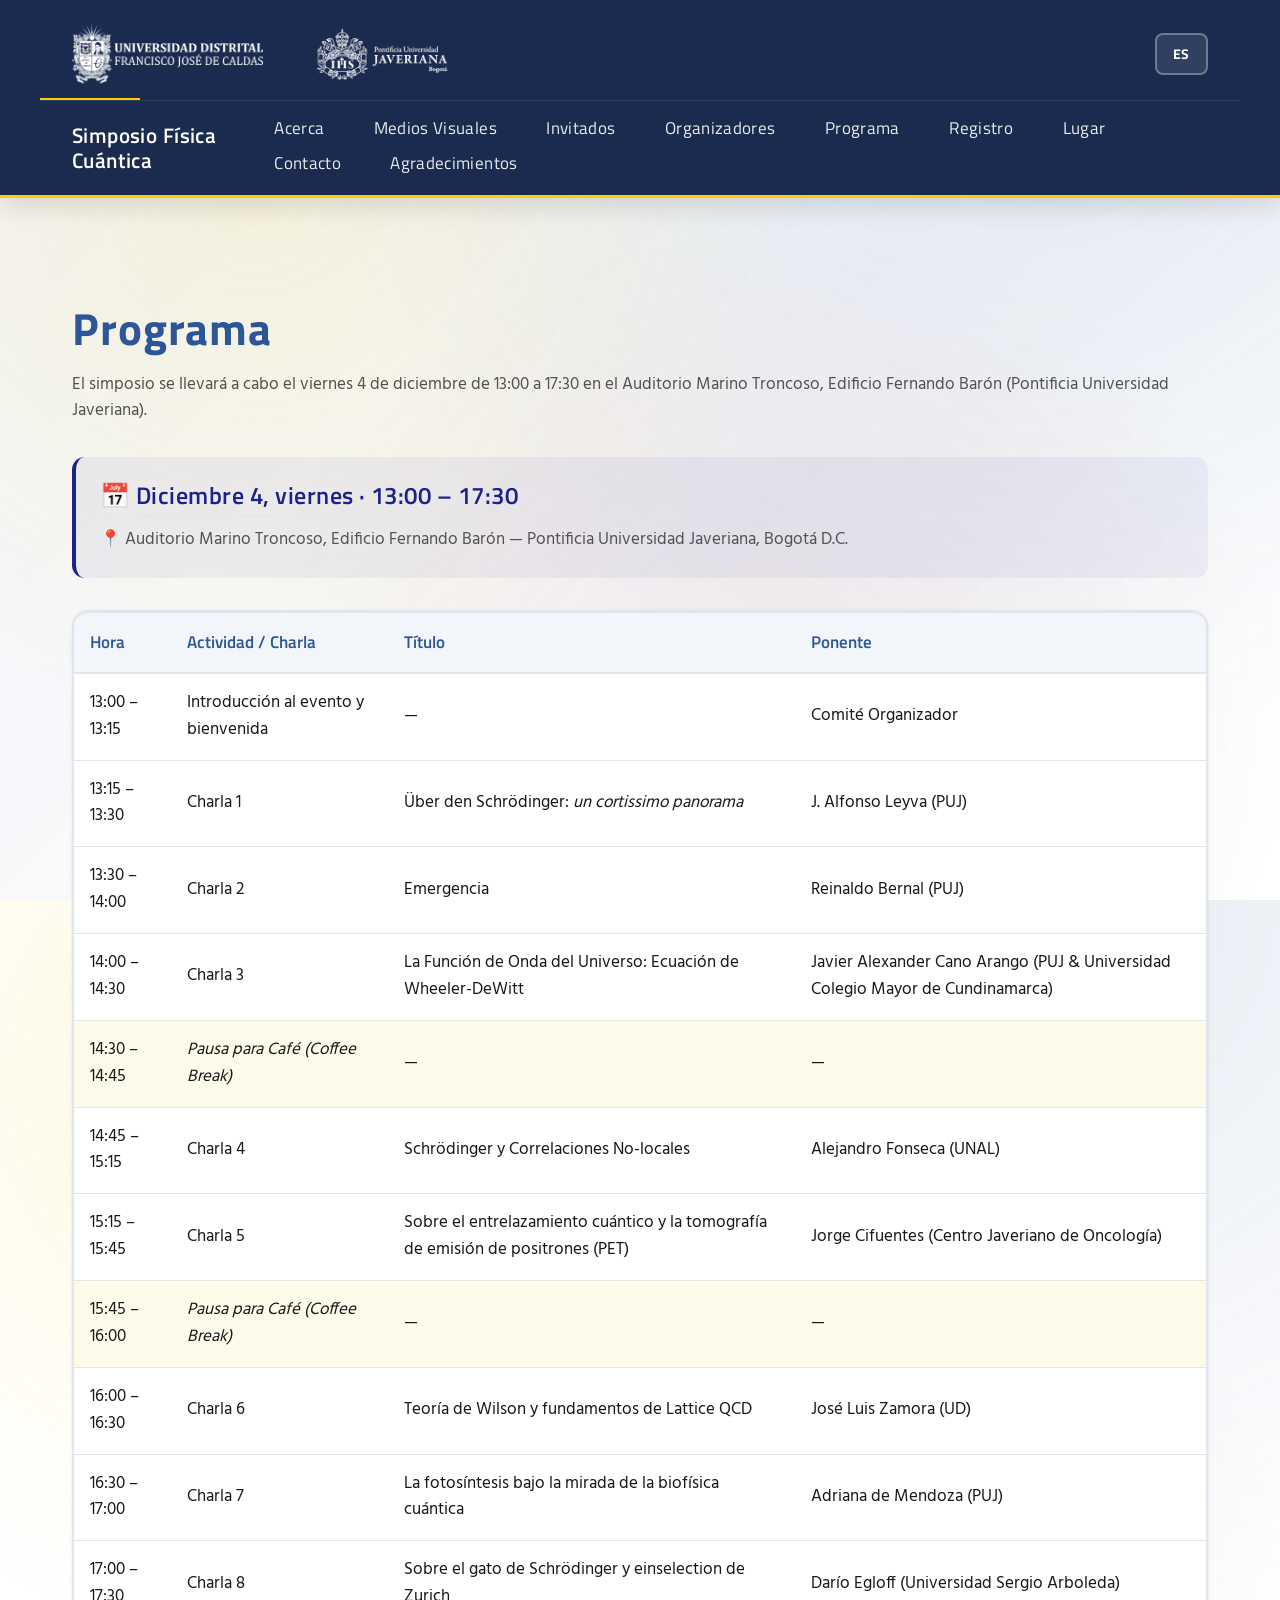
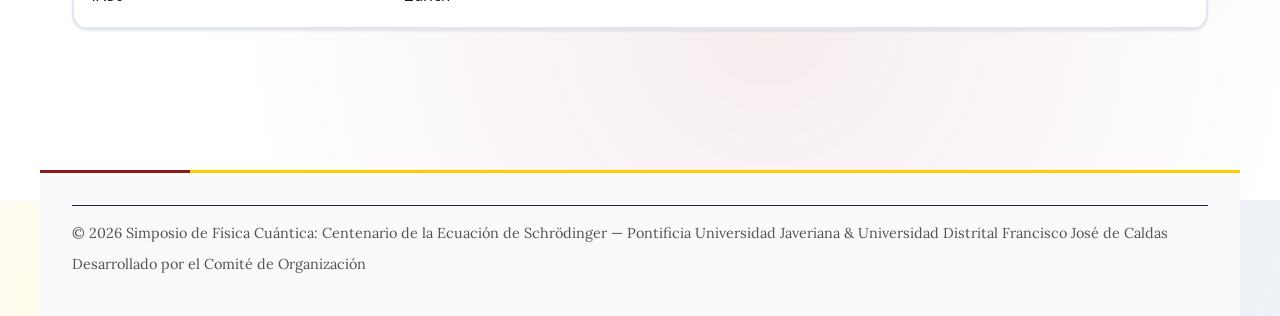
<file: programa.html>
<!DOCTYPE html>
<html lang="es">
<head>
  <meta charset="UTF-8">
  <meta name="viewport" content="width=device-width, initial-scale=1.0">
  <title data-i18n="meta.title.program">Programa — Centenario Ecuación de Schrödinger 2026</title>
  <meta name="description" data-i18n-content="meta.desc.program" content="Agenda completa del Simposio Centenario de la Ecuación de Schrödinger: viernes 4 de diciembre de 2026, de 13:00 a 17:30, con 8 charlas en el Auditorio Marino Troncoso (PUJ).">
  <meta name="keywords" content="Programa Simposio Schrödinger 2026, agenda física cuántica Bogotá, charlas mecánica ondulatoria, Wheeler-DeWitt, Lattice QCD, biofísica cuántica, einselection, tomografía PET">
  <meta name="author" content="Comité Organizador — Pontificia Universidad Javeriana & Universidad Distrital Francisco José de Caldas">
  <meta name="robots" content="index, follow, max-snippet:-1, max-image-preview:large, max-video-preview:-1">
  <meta name="theme-color" content="#1A2B4F">
  <link rel="canonical" href="https://udpuj.github.io/simposio-centenario-schr-dinger/programa.html">
  <link rel="icon" type="image/svg+xml" href="images/favicon.svg">
  <link rel="icon" type="image/png" sizes="192x192" href="images/favicon.png">
  <link rel="apple-touch-icon" href="images/favicon.png">
  <meta property="og:type" content="website">
  <meta property="og:site_name" content="Simposio Centenario Ecuación de Schrödinger 2026">
  <meta property="og:locale" content="es_CO">
  <meta property="og:locale:alternate" content="en_US">
  <meta property="og:url" content="https://udpuj.github.io/simposio-centenario-schr-dinger/programa.html">
  <meta property="og:title" data-i18n-content="meta.title.program" content="Programa — Centenario Ecuación de Schrödinger 2026">
  <meta property="og:description" data-i18n-content="meta.desc.program" content="Agenda completa del Simposio Centenario de la Ecuación de Schrödinger: viernes 4 de diciembre de 2026, de 13:00 a 17:30, con 8 charlas en el Auditorio Marino Troncoso (PUJ).">
  <meta property="og:image" content="https://udpuj.github.io/simposio-centenario-schr-dinger/images/og-banner.png">
  <meta property="og:image:width" content="1200">
  <meta property="og:image:height" content="630">
  <meta name="twitter:card" content="summary_large_image">
  <meta name="twitter:title" data-i18n-content="meta.title.program" content="Programa — Centenario Ecuación de Schrödinger 2026">
  <meta name="twitter:description" data-i18n-content="meta.desc.program" content="Agenda completa del Simposio Centenario de la Ecuación de Schrödinger: viernes 4 de diciembre de 2026, de 13:00 a 17:30, con 8 charlas en el Auditorio Marino Troncoso (PUJ).">
  <meta name="twitter:image" content="https://udpuj.github.io/simposio-centenario-schr-dinger/images/og-banner.png">
  <script type="application/ld+json">
    {
      "@context": "https://schema.org",
      "@graph": [
        {
          "@type": "BreadcrumbList",
          "itemListElement": [
            { "@type": "ListItem", "position": 1, "name": "Inicio", "item": "https://udpuj.github.io/simposio-centenario-schr-dinger/" },
            { "@type": "ListItem", "position": 2, "name": "Programa", "item": "https://udpuj.github.io/simposio-centenario-schr-dinger/programa.html" }
          ]
        },
        {
          "@type": "EducationEvent",
          "name": "Programa — Simposio Centenario de la Ecuación de Schrödinger y la Mecánica Ondulatoria",
          "startDate": "2026-12-04T13:00:00-05:00",
          "endDate": "2026-12-04T17:30:00-05:00",
          "eventStatus": "https://schema.org/EventScheduled",
          "eventAttendanceMode": "https://schema.org/OfflineEventAttendanceMode",
          "isAccessibleForFree": true,
          "url": "https://udpuj.github.io/simposio-centenario-schr-dinger/programa.html",
          "image": "https://udpuj.github.io/simposio-centenario-schr-dinger/images/og-banner.png",
          "location": {
            "@type": "Place",
            "name": "Auditorio Marino Troncoso, Edificio Fernando Barón — Pontificia Universidad Javeriana",
            "address": { "@type": "PostalAddress", "addressLocality": "Bogotá D.C.", "addressCountry": "CO" }
          },
          "subEvent": [
            { "@type": "Event", "name": "Über den Schrödinger: un cortissimo panorama", "startDate": "2026-12-04T13:15:00-05:00", "endDate": "2026-12-04T13:30:00-05:00", "performer": { "@type": "Person", "name": "J. Alfonso Leyva" } },
            { "@type": "Event", "name": "Emergencia", "startDate": "2026-12-04T13:30:00-05:00", "endDate": "2026-12-04T14:00:00-05:00", "performer": { "@type": "Person", "name": "Reinaldo Bernal" } },
            { "@type": "Event", "name": "La Función de Onda del Universo: Ecuación de Wheeler-DeWitt", "startDate": "2026-12-04T14:00:00-05:00", "endDate": "2026-12-04T14:30:00-05:00", "performer": { "@type": "Person", "name": "Javier Alexander Cano Arango" } },
            { "@type": "Event", "name": "Schrödinger y Correlaciones No-locales", "startDate": "2026-12-04T14:45:00-05:00", "endDate": "2026-12-04T15:15:00-05:00", "performer": { "@type": "Person", "name": "Alejandro Fonseca" } },
            { "@type": "Event", "name": "Sobre el entrelazamiento cuántico y la tomografía de emisión de positrones (PET)", "startDate": "2026-12-04T15:15:00-05:00", "endDate": "2026-12-04T15:45:00-05:00", "performer": { "@type": "Person", "name": "Jorge Cifuentes" } },
            { "@type": "Event", "name": "Teoría de Wilson y fundamentos de Lattice QCD", "startDate": "2026-12-04T16:00:00-05:00", "endDate": "2026-12-04T16:30:00-05:00", "performer": { "@type": "Person", "name": "José Luis Zamora" } },
            { "@type": "Event", "name": "La fotosíntesis bajo la mirada de la biofísica cuántica", "startDate": "2026-12-04T16:30:00-05:00", "endDate": "2026-12-04T17:00:00-05:00", "performer": { "@type": "Person", "name": "Adriana de Mendoza" } },
            { "@type": "Event", "name": "Sobre el gato de Schrödinger y einselection de Zurich", "startDate": "2026-12-04T17:00:00-05:00", "endDate": "2026-12-04T17:30:00-05:00", "performer": { "@type": "Person", "name": "Darío Egloff" } }
          ]
        }
      ]
    }
  </script>
  <script async src="https://www.googletagmanager.com/gtag/js?id=G-F558G27GN5"></script>
  <script>
    window.dataLayer = window.dataLayer || [];
    function gtag(){dataLayer.push(arguments);}
    gtag('js', new Date());

    gtag('config', 'G-F558G27GN5');
  </script>
  <link rel="preconnect" href="https://fonts.googleapis.com">
  <link rel="preconnect" href="https://fonts.gstatic.com" crossorigin>
  <link href="https://fonts.googleapis.com/css2?family=Hind:wght@400;500;600&family=Titillium+Web:wght@600;700&family=Lora:wght@400;500&display=swap" rel="stylesheet">
  <link rel="stylesheet" href="styles.css">
</head>
<body>
  <header>
    <div class="header-logos">
      <div class="header-logos-container">
        <img src="images/distrital.png" alt="Universidad Distrital Francisco José de Caldas" class="header-logo">
        <img src="images/javerianaDark.png" alt="Pontificia Universidad Javeriana" class="header-logo">
      </div>
      <div class="lang-toggle">
        <button class="lang-btn" id="lang-toggle" aria-label="Switch language">
          <span class="lang-code">ES</span>
        </button>
      </div>
    </div>
    <nav>
      <div class="nav-brand">
        <a href="index.html"><h3 data-i18n="nav.brand">Simposio Física Cuántica</h3></a>
      </div>
      <div class="nav-menu" id="nav-menu">
        <ul>
          <li><a href="acerca.html" data-i18n="nav.about">Acerca</a></li>
          <li><a href="multimedia.html" data-i18n="nav.media">Medios Visuales</a></li>
          <li><a href="invitados.html" data-i18n="nav.guests">Invitados</a></li>
          <li><a href="comite.html" data-i18n="nav.committee">Organizadores</a></li>
          <li><a href="programa.html" data-i18n="nav.program">Programa</a></li>
          <li><a href="registro.html" data-i18n="nav.register">Registro</a></li>
          <li><a href="lugar.html" data-i18n="nav.location">Lugar</a></li>
          <li><a href="contacto.html" data-i18n="nav.contact">Contacto</a></li>
          <li><a href="agradecimientos.html" data-i18n="nav.agradecimientos">Agradecimientos</a></li>
        </ul>
      </div>
      <div class="nav-toggle" id="nav-toggle">
        <span class="bar"></span>
        <span class="bar"></span>
        <span class="bar"></span>
      </div>
    </nav>
  </header>

  <main>
    <section id="programa">
      <h1 data-i18n="program.title">Programa</h1>
      <p data-i18n="program.intro">El simposio se llevará a cabo el viernes 4 de diciembre de 13:00 a 17:30 en el Auditorio Marino Troncoso, Edificio Fernando Barón (Pontificia Universidad Javeriana).</p>

      <div style="margin: 2rem 0; padding: 1.5rem; background: rgba(29, 34, 139, 0.05); border-radius: 0.8rem; border-left: 4px solid #1d228b;">
        <h3 style="margin-top: 0; color: #1d228b;" data-i18n="program.coming_soon.title">📅 Diciembre 4, viernes · 13:00 – 17:30</h3>
        <p data-i18n="program.coming_soon.desc">📍 Auditorio Marino Troncoso, Edificio Fernando Barón — Pontificia Universidad Javeriana, Bogotá D.C.</p>
      </div>

      <div class="table-wrap" style="margin-top: 2rem;">
        <table>
          <thead>
            <tr>
              <th data-i18n="program.time">Hora</th>
              <th data-i18n="program.activity">Actividad / Charla</th>
              <th data-i18n="program.topic">Título</th>
              <th data-i18n="program.speaker">Ponente</th>
            </tr>
          </thead>
          <tbody>
            <tr>
              <td>13:00 – 13:15</td>
              <td data-i18n="program.intro_event.act">Introducción al evento y bienvenida</td>
              <td>—</td>
              <td><span data-i18n="program.organizers">Comité Organizador</span></td>
            </tr>
            <tr>
              <td>13:15 – 13:30</td>
              <td data-i18n="program.talk1.act">Charla 1</td>
              <td data-i18n="program.talk1.topic">Über den Schrödinger: <em>un cortissimo panorama</em></td>
              <td data-i18n="program.talk1.speaker">J. Alfonso Leyva (PUJ)</td>
            </tr>
            <tr>
              <td>13:30 – 14:00</td>
              <td data-i18n="program.talk2.act">Charla 2</td>
              <td data-i18n="program.talk2.topic">Emergencia</td>
              <td data-i18n="program.talk2.speaker">Reinaldo Bernal (PUJ)</td>
            </tr>
            <tr>
              <td>14:00 – 14:30</td>
              <td data-i18n="program.talk3.act">Charla 3</td>
              <td data-i18n="program.talk3.topic">La Función de Onda del Universo: Ecuación de Wheeler-DeWitt</td>
              <td data-i18n="program.talk3.speaker">Javier Alexander Cano Arango (PUJ & Universidad Colegio Mayor de Cundinamarca)</td>
            </tr>
            <tr style="background: rgba(255, 204, 0, 0.08);">
              <td>14:30 – 14:45</td>
              <td><em data-i18n="program.coffee">Pausa para Café (Coffee Break)</em></td>
              <td>—</td>
              <td>—</td>
            </tr>
            <tr>
              <td>14:45 – 15:15</td>
              <td data-i18n="program.talk4.act">Charla 4</td>
              <td data-i18n="program.talk4.topic">Schrödinger y Correlaciones No-locales</td>
              <td data-i18n="program.talk4.speaker">Alejandro Fonseca (UNAL)</td>
            </tr>
            <tr>
              <td>15:15 – 15:45</td>
              <td data-i18n="program.talk5.act">Charla 5</td>
              <td data-i18n="program.talk5.topic">Sobre el entrelazamiento cuántico y la tomografía de emisión de positrones (PET)</td>
              <td data-i18n="program.talk5.speaker">Jorge Cifuentes (Centro Javeriano de Oncología)</td>
            </tr>
            <tr style="background: rgba(255, 204, 0, 0.08);">
              <td>15:45 – 16:00</td>
              <td><em data-i18n="program.coffee">Pausa para Café (Coffee Break)</em></td>
              <td>—</td>
              <td>—</td>
            </tr>
            <tr>
              <td>16:00 – 16:30</td>
              <td data-i18n="program.talk6.act">Charla 6</td>
              <td data-i18n="program.talk6.topic">Teoría de Wilson y fundamentos de Lattice QCD</td>
              <td data-i18n="program.talk6.speaker">José Luis Zamora (UD)</td>
            </tr>
            <tr>
              <td>16:30 – 17:00</td>
              <td data-i18n="program.talk7.act">Charla 7</td>
              <td data-i18n="program.talk7.topic">La fotosíntesis bajo la mirada de la biofísica cuántica</td>
              <td data-i18n="program.talk7.speaker">Adriana de Mendoza (PUJ)</td>
            </tr>
            <tr>
              <td>17:00 – 17:30</td>
              <td data-i18n="program.talk8.act">Charla 8</td>
              <td data-i18n="program.talk8.topic">Sobre el gato de Schrödinger y einselection de Zurich</td>
              <td data-i18n="program.talk8.speaker">Darío Egloff (Universidad Sergio Arboleda)</td>
            </tr>
          </tbody>
        </table>
      </div>
    </section>
  </main>

  <footer>
    <hr style="border:none; border-top:1px solid #1d2745; margin-bottom:1rem;">
    <p data-i18n="footer.copyright">© 2026 Simposio de Física Cuántica: Centenario de la Ecuación de Schrödinger — Pontificia Universidad Javeriana & Universidad Distrital Francisco José de Caldas</p>
    <p data-i18n="footer.developed">Desarrollado por el Comité de Organización</p>
  </footer>

  <script src="i18n.js"></script>
  <script data-goatcounter="https://simposio-schr-dinger.goatcounter.com/count"
          async src="//gc.zgo.at/count.js"></script>
</body>
</html>
</file>
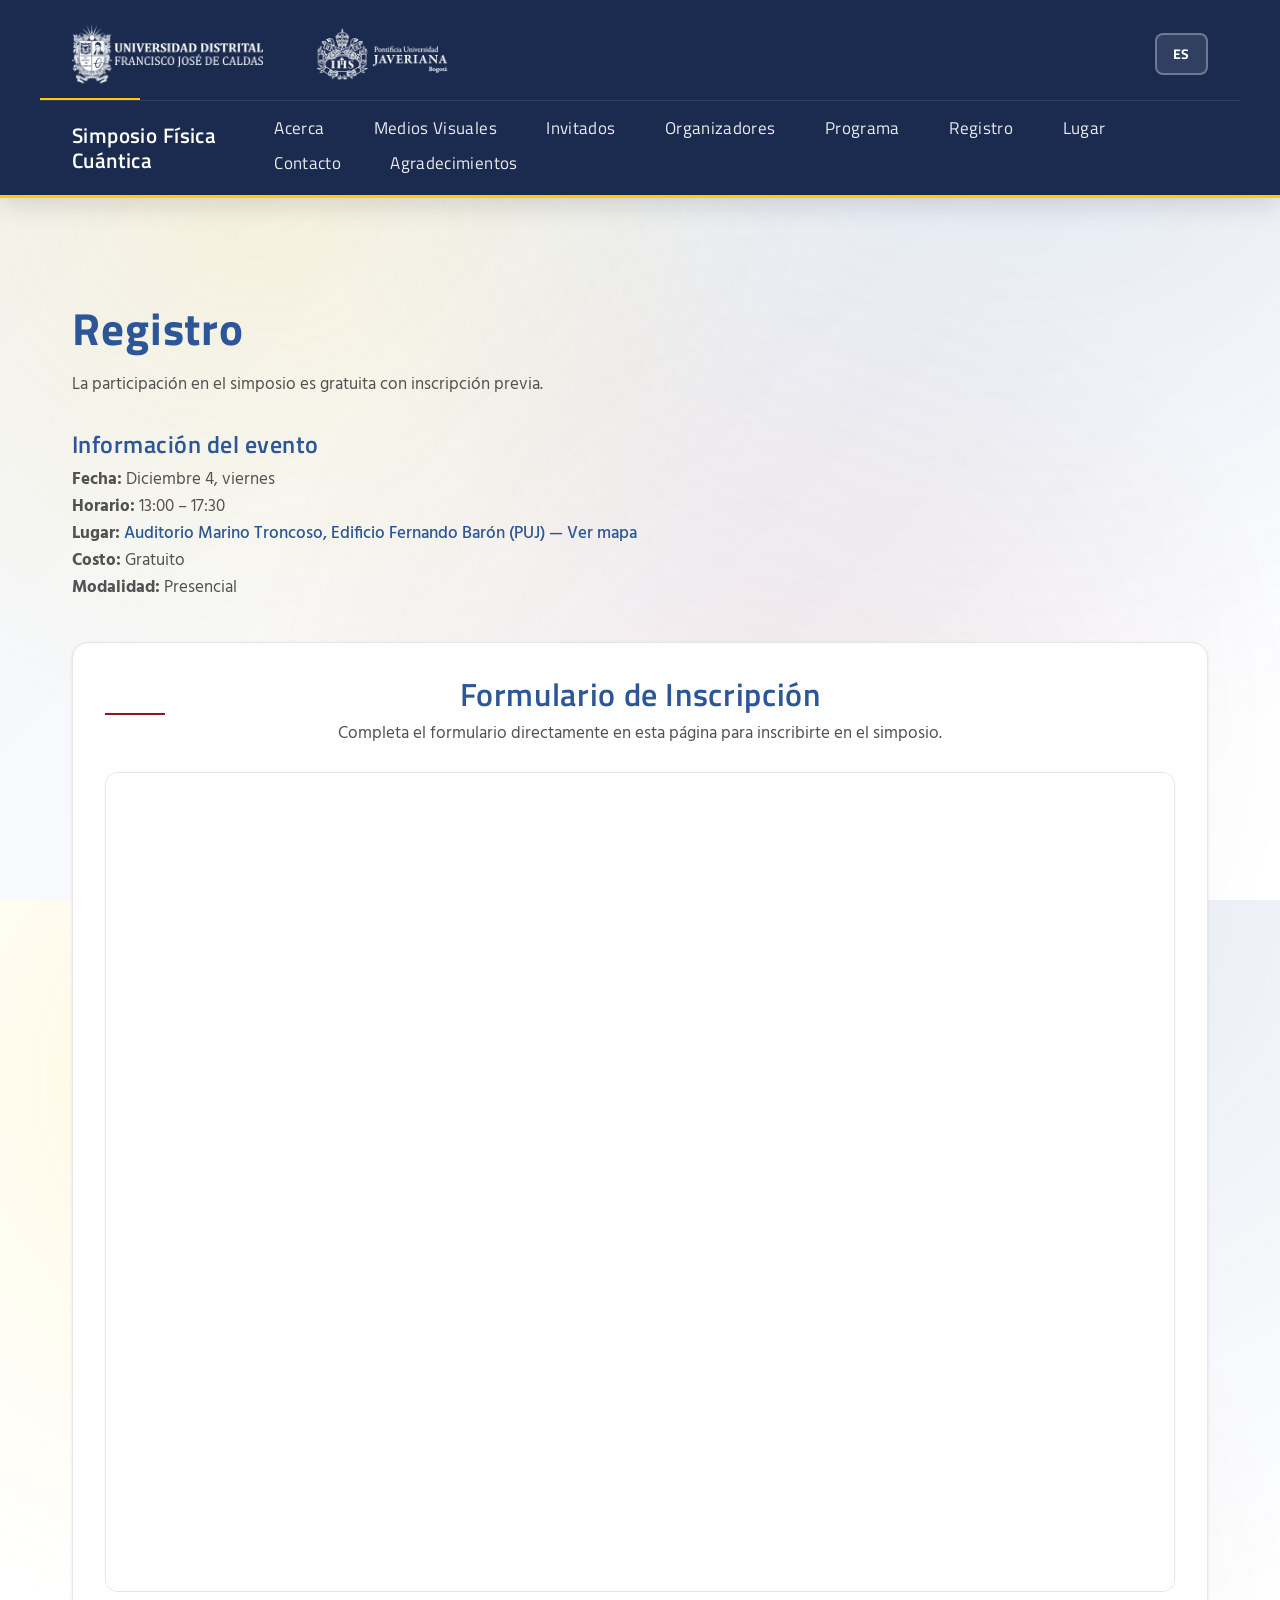
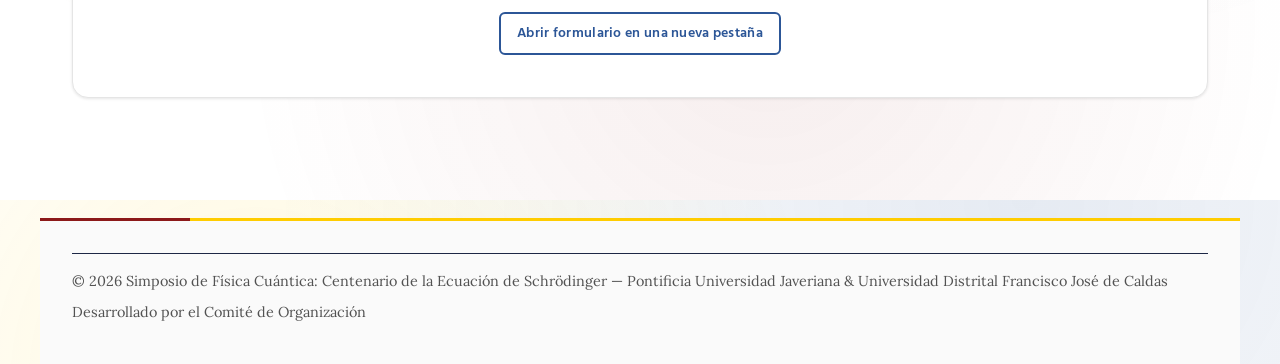
<file: registro.html>
<!DOCTYPE html>
<html lang="es">
<head>
  <meta charset="UTF-8">
  <meta name="viewport" content="width=device-width, initial-scale=1.0">
  <title data-i18n="meta.title.register">Registro — Centenario Ecuación de Schrödinger 2026</title>
  <meta name="description" data-i18n-content="meta.desc.register" content="Inscripción gratuita al Simposio Centenario de la Ecuación de Schrödinger y la Mecánica Ondulatoria 2026. Viernes 4 de diciembre de 13:00 a 17:30 en la Pontificia Universidad Javeriana, Bogotá.">
  <meta name="keywords" content="Registro Simposio Schrödinger 2026, inscripción gratuita física cuántica Bogotá, formulario registro PUJ Universidad Distrital">
  <meta name="author" content="Comité Organizador — Pontificia Universidad Javeriana & Universidad Distrital Francisco José de Caldas">
  <meta name="robots" content="index, follow, max-snippet:-1, max-image-preview:large, max-video-preview:-1">
  <meta name="theme-color" content="#1A2B4F">
  <link rel="canonical" href="https://udpuj.github.io/simposio-centenario-schr-dinger/registro.html">
  <link rel="icon" type="image/svg+xml" href="images/favicon.svg">
  <link rel="icon" type="image/png" sizes="192x192" href="images/favicon.png">
  <link rel="apple-touch-icon" href="images/favicon.png">
  <meta property="og:type" content="website">
  <meta property="og:site_name" content="Simposio Centenario Ecuación de Schrödinger 2026">
  <meta property="og:locale" content="es_CO">
  <meta property="og:locale:alternate" content="en_US">
  <meta property="og:url" content="https://udpuj.github.io/simposio-centenario-schr-dinger/registro.html">
  <meta property="og:title" data-i18n-content="meta.title.register" content="Registro — Centenario Ecuación de Schrödinger 2026">
  <meta property="og:description" data-i18n-content="meta.desc.register" content="Inscripción gratuita al Simposio Centenario de la Ecuación de Schrödinger y la Mecánica Ondulatoria 2026. Viernes 4 de diciembre de 13:00 a 17:30 en la Pontificia Universidad Javeriana, Bogotá.">
  <meta property="og:image" content="https://udpuj.github.io/simposio-centenario-schr-dinger/images/og-banner.png">
  <meta property="og:image:width" content="1200">
  <meta property="og:image:height" content="630">
  <meta name="twitter:card" content="summary_large_image">
  <meta name="twitter:title" data-i18n-content="meta.title.register" content="Registro — Centenario Ecuación de Schrödinger 2026">
  <meta name="twitter:description" data-i18n-content="meta.desc.register" content="Inscripción gratuita al Simposio Centenario de la Ecuación de Schrödinger y la Mecánica Ondulatoria 2026. Viernes 4 de diciembre de 13:00 a 17:30 en la Pontificia Universidad Javeriana, Bogotá.">
  <meta name="twitter:image" content="https://udpuj.github.io/simposio-centenario-schr-dinger/images/og-banner.png">
  <script type="application/ld+json">
    {
      "@context": "https://schema.org",
      "@type": "BreadcrumbList",
      "itemListElement": [
        { "@type": "ListItem", "position": 1, "name": "Inicio", "item": "https://udpuj.github.io/simposio-centenario-schr-dinger/" },
        { "@type": "ListItem", "position": 2, "name": "Registro", "item": "https://udpuj.github.io/simposio-centenario-schr-dinger/registro.html" }
      ]
    }
  </script>
  <!-- Google tag (gtag.js) -->
  <script async src="https://www.googletagmanager.com/gtag/js?id=G-F558G27GN5"></script>
  <script>
    window.dataLayer = window.dataLayer || [];
    function gtag(){dataLayer.push(arguments);}
    gtag('js', new Date());

    gtag('config', 'G-F558G27GN5');
  </script>
  <!-- Google Fonts -->
  <link rel="preconnect" href="https://fonts.googleapis.com">
  <link rel="preconnect" href="https://fonts.gstatic.com" crossorigin>
  <link href="https://fonts.googleapis.com/css2?family=Hind:wght@400;500;600&family=Titillium+Web:wght@600;700&family=Lora:wght@400;500&display=swap" rel="stylesheet">
  <link rel="stylesheet" href="styles.css">
</head>
<body>
  <header>
    <div class="header-logos">
      <div class="header-logos-container">
        <img src="images/distrital.png" alt="Universidad Distrital Francisco José de Caldas" class="header-logo">
        <img src="images/javerianaDark.png" alt="Pontificia Universidad Javeriana" class="header-logo">
      </div>
      <div class="lang-toggle">
        <button class="lang-btn" id="lang-toggle" aria-label="Switch language">
          <span class="lang-code">ES</span>
        </button>
      </div>
    </div>
    <nav>
      <div class="nav-brand">
        <a href="index.html"><h3 data-i18n="nav.brand">Simposio Física Cuántica</h3></a>
      </div>
      <div class="nav-menu" id="nav-menu">
        <ul>
          <li><a href="acerca.html" data-i18n="nav.about">Acerca</a></li>
          <li><a href="multimedia.html" data-i18n="nav.media">Medios Visuales</a></li>
          <li><a href="invitados.html" data-i18n="nav.guests">Invitados</a></li>
          <li><a href="comite.html" data-i18n="nav.committee">Organizadores</a></li>
          <li><a href="programa.html" data-i18n="nav.program">Programa</a></li>
          <li><a href="registro.html" data-i18n="nav.register">Registro</a></li>
          <li><a href="lugar.html" data-i18n="nav.location">Lugar</a></li>
          <li><a href="contacto.html" data-i18n="nav.contact">Contacto</a></li>
          <li><a href="agradecimientos.html" data-i18n="nav.agradecimientos">Agradecimientos</a></li>
        </ul>
      </div>
      <div class="nav-toggle" id="nav-toggle">
        <span class="bar"></span>
        <span class="bar"></span>
        <span class="bar"></span>
      </div>
    </nav>
  </header>

  <main>
    <section>
      <h1 data-i18n="register.title">Registro</h1>
      <p data-i18n="register.intro">La participación en el simposio es gratuita con inscripción previa.</p>

      <div style="margin-top: 2rem;">
        <h3 data-i18n="register.info.title">Información del evento</h3>
        <p><strong data-i18n="register.info.date.label">Fecha:</strong> <span data-i18n="register.info.date.value">Diciembre 4, viernes</span></p>
        <p><strong data-i18n="register.info.time.label">Horario:</strong> <span data-i18n="register.info.time.value">13:00 – 17:30</span></p>
        <p><strong data-i18n="register.info.location.label">Lugar:</strong> <a href="lugar.html" class="btn--ghost" data-i18n="register.info.location.link">Auditorio Marino Troncoso, Edificio Fernando Barón (PUJ) — Ver mapa</a></p>
        <p><strong data-i18n="register.info.cost.label">Costo:</strong> <span data-i18n="register.info.cost.value">Gratuito</span></p>
        <p><strong data-i18n="register.info.modality.label">Modalidad:</strong> <span data-i18n="register.info.modality.value">Presencial</span></p>
      </div>

      <!-- =========================================================================
           FORMULARIO DE INSCRIPCIÓN (GOOGLE FORMS)
           Pega el enlace de tu Google Form en el atributo `src` del <iframe> abajo
           (por ejemplo: https://docs.google.com/forms/d/e/TU_ID/viewform?embedded=true)
           ========================================================================= -->
      <div class="card form-embed-card" style="margin-top: 2.5rem;">
        <div class="form-embed-header">
          <h2 style="border: none; padding-bottom: 0; margin-bottom: 0.5rem;" data-i18n="register.form.title">Formulario de Inscripción</h2>
          <p data-i18n="register.form.subtitle">Completa el formulario directamente en esta página para inscribirte en el simposio.</p>
        </div>

        <div class="form-embed-container" id="form-embed-container">
          <iframe
            id="google-form-iframe"
            class="form-embed-iframe"
            src="https://docs.google.com/forms/d/e/1FAIpQLSfXXrvrtH4ao0QOwxEKpwwSmTzyApdakPEWk5Sji04-msbIcw/viewform?usp=header&amp;embedded=true"
            width="100%"
            height="820"
            frameborder="0"
            marginheight="0"
            marginwidth="0"
            loading="lazy"
            title="Formulario de Inscripción — Simposio Centenario Ecuación de Schrödinger">
            Cargando…
          </iframe>
          <div class="form-embed-placeholder" id="form-embed-placeholder" style="display: none;">
            <span class="chip" style="margin-bottom: 1rem;" data-i18n="common.coming_soon.badge">Próximamente</span>
            <p style="max-width: 640px; margin: 0 auto;" data-i18n="register.form.coming_soon">El formulario de inscripción se habilitará aquí próximamente.</p>
          </div>
        </div>

        <div class="form-embed-actions" id="form-embed-actions">
          <a id="google-form-link" href="https://docs.google.com/forms/d/e/1FAIpQLSfXXrvrtH4ao0QOwxEKpwwSmTzyApdakPEWk5Sji04-msbIcw/viewform?usp=header" target="_blank" rel="noopener noreferrer" class="btn btn--outline btn--sm" data-i18n="register.form.open_tab">Abrir formulario en una nueva pestaña</a>
        </div>
      </div>
    </section>
  </main>

  <script>
    (function initGoogleFormEmbed() {
      const iframe = document.getElementById('google-form-iframe');
      const placeholder = document.getElementById('form-embed-placeholder');
      const actions = document.getElementById('form-embed-actions');
      const externalLink = document.getElementById('google-form-link');
      if (!iframe) return;

      const rawUrl = (iframe.getAttribute('src') || '').trim();
      if (rawUrl) {
        let embedUrl = rawUrl;
        if (rawUrl.includes('docs.google.com/forms') && !rawUrl.includes('embedded=true')) {
          embedUrl += (rawUrl.includes('?') ? '&' : '?') + 'embedded=true';
          iframe.setAttribute('src', embedUrl);
        }
        iframe.style.display = 'block';
        if (placeholder) placeholder.style.display = 'none';
        if (externalLink) {
          externalLink.href = rawUrl.replace(/[?&]embedded=true/, '');
        }
        if (actions) actions.style.display = 'block';
      } else {
        iframe.style.display = 'none';
      }
    })();
  </script>

  <footer>
    <hr style="border:none; border-top:1px solid #1d2745; margin-bottom:1rem;">
    <p data-i18n="footer.copyright">© 2026 Simposio de Física Cuántica: Centenario de la Ecuación de Schrödinger — Pontificia Universidad Javeriana & Universidad Distrital Francisco José de Caldas</p>
    <p data-i18n="footer.developed">Desarrollado por el Comité de Organización</p>
  </footer>

  <script src="i18n.js"></script>
  <script data-goatcounter="https://simposio-schr-dinger.goatcounter.com/count"
          async src="//gc.zgo.at/count.js"></script>
</body>
</html>
</file>
<file: styles.css>
/* ====== Variables y resets ====== */
:root {
  /* Colores de la paleta oficial */
  --white:          #FFFFFF;
  --red-dark:       #8C1919;
  --gold:           #FDB400;
  --black:          #000000;
  --blue-dark:      #2C5697;
  --yellow-bright:  #FFCC00;

  /* Javeriana */
  --javeriana-blue:   var(--blue-dark);
  --javeriana-yellow: var(--yellow-bright);

  /* Universidad Distrital */
  --ud-red:    var(--red-dark);
  --ud-gold:   var(--gold);

  /* Neutros - Modo Claro */
  --neutral-50:  #FAFAFA;
  --neutral-100: #F5F5F5;
  --neutral-200: #E5E5E5;
  --neutral-300: #D4D4D4;
  --neutral-400: #A3A3A3;
  --neutral-500: #737373;
  --neutral-600: #525252;
  --neutral-700: #404040;
  --neutral-800: #262626;
  --neutral-900: #171717;

  /* Header oscuro */
  --header-bg:   #1A2B4F;
  --header-text: var(--white);

  /* Tokens de uso - Modo Claro */
  --bg-page:        var(--white);
  --bg-section:     var(--neutral-50);
  --bg-card:        var(--white);
  --accent-main:    var(--blue-dark);
  --accent-alt:     var(--red-dark);
  --accent-soft:    var(--gold);
  --accent-yellow:  var(--yellow-bright);
  --text-main:      var(--neutral-900);
  --text-muted:     var(--neutral-600);
  --border-soft:    var(--neutral-200);
  --border-light:   rgba(44, 86, 151, 0.15);
  --shadow-sm:      0 1px 3px rgba(0, 0, 0, 0.1);
  --shadow-md:      0 4px 12px rgba(0, 0, 0, 0.1);
  --shadow-lg:      0 8px 24px rgba(0, 0, 0, 0.12);
}

* { 
  box-sizing: border-box; 
  margin: 0; 
  padding: 0; 
}

html, body { 
  height: 100%; 
}

body {
  font-family: "Hind", system-ui, -apple-system, "Segoe UI", sans-serif;
  line-height: 1.6;
  color: var(--text-main);
  background: var(--bg-page);
  background-image:
    radial-gradient(circle at 20% 20%, rgba(255, 204, 0, 0.12), transparent 45%),
    radial-gradient(circle at 80% 0%, rgba(44, 86, 151, 0.12), transparent 55%),
    radial-gradient(circle at 60% 80%, rgba(140, 25, 25, 0.08), transparent 50%);
  position: relative;
  overflow-x: hidden;
  font-size: 1.05rem;
}

body::before {
  content: '';
  position: fixed;
  inset: 0;
  background: linear-gradient(135deg, rgba(44, 86, 151, 0.08), rgba(0, 0, 0, 0));
  opacity: 0.8;
  pointer-events: none;
  z-index: -1;
}

/* Fondo limpio sin elementos decorativos - diseño académico */

/* ====== Tipografías ====== */
h1, h2, h3, h4, h5, h6, nav a {
  font-family: "Titillium Web", system-ui, -apple-system, "Segoe UI", sans-serif;
  letter-spacing: 0.02em;
  line-height: 1.2;
}

h1 { 
  font-size: clamp(2rem, 4vw, 2.8rem);
  margin-bottom: 1rem;
  color: var(--accent-main);
  font-weight: 700;
}

h2 { 
  font-size: clamp(1.6rem, 3vw, 2rem);
  margin-bottom: 1rem;
  color: var(--accent-main);
  font-weight: 600;
  border-bottom: 2px solid var(--yellow-bright);
  padding-bottom: 0.5rem;
  position: relative;
}

h2::after {
  content: '';
  position: absolute;
  bottom: -2px;
  left: 0;
  width: 60px;
  height: 2px;
  background: var(--red-dark);
}

h3 {
  font-size: clamp(1.3rem, 2.5vw, 1.5rem);
  margin-bottom: 0.5rem;
  color: var(--accent-main);
  font-weight: 600;
}

p { 
  color: var(--text-muted);
  font-size: 1.05rem;
}

footer, .org-logos-text {
  font-family: "Lora", "Times New Roman", serif;
}

/* ====== Navbar - Header oscuro ====== */
header {
  position: sticky; 
  top: 0; 
  z-index: 50;
  background: var(--header-bg);
  backdrop-filter: blur(15px);
  border-bottom: 3px solid var(--yellow-bright);
  box-shadow: var(--shadow-lg);
}

.header-logos {
  max-width: 1200px;
  margin: 0 auto;
  padding: 1.5rem 2rem 1rem;
  border-bottom: 1px solid rgba(255, 255, 255, 0.1);
  position: relative;
  display: flex;
  justify-content: space-between;
  align-items: center;
}

.header-logos::after {
  content: '';
  position: absolute;
  bottom: 0;
  left: 0;
  width: 100px;
  height: 2px;
  background: var(--yellow-bright);
}

.header-logos-container {
  display: flex;
  gap: 3rem;
  align-items: center;
  justify-content: center;
  flex-wrap: wrap;
}

.header-logo {
  height: 60px;
  filter: brightness(0) invert(1);
  transition: all 0.3s ease;
}

.header-logo:hover {
  transform: scale(1.05);
  filter: brightness(0) invert(1) drop-shadow(0 4px 8px rgba(255, 255, 255, 0.3));
}

nav { 
  max-width: 1200px; 
  margin: 0 auto; 
  padding: 1rem 2rem; 
  display: flex;
  justify-content: space-between;
  align-items: center;
}

.nav-brand {
  text-decoration: none;
}

.nav-brand a {
  text-decoration: none;
  color: var(--header-text);
  transition: opacity 0.2s ease;
}

.nav-brand a:hover {
  opacity: 0.8;
}

.nav-brand h3 {
  color: var(--header-text);
  font-size: 1.3rem;
  font-weight: 600;
  margin: 0;
}

.nav-menu ul { 
  display: flex; 
  flex-wrap: wrap; 
  gap: 0.5rem 1.5rem; 
  list-style: none; 
  align-items: center; 
  margin: 0;
  padding: 0;
}

.nav-menu a {
  color: var(--header-text); 
  text-decoration: none; 
  padding: 0.5rem 0.8rem; 
  border-radius: 0.5rem;
  transition: all 0.2s ease;
  position: relative;
  font-weight: 500;
  opacity: 0.9;
}

.nav-menu a::after {
  content: '';
  position: absolute;
  bottom: 0;
  left: 50%;
  width: 0;
  height: 2px;
  background: var(--red-dark);
  transition: all 0.3s ease;
  transform: translateX(-50%);
}

.nav-menu a:hover {
  opacity: 1;
  color: var(--header-text);
}

.nav-menu a:hover::after {
  width: 80%;
}

/* ====== Language Toggle ====== */
.header-logos .lang-toggle {
  display: flex;
  align-items: center;
  margin-left: auto;
}

.lang-btn {
  background: rgba(255, 255, 255, 0.1);
  border: 2px solid rgba(255, 255, 255, 0.3);
  color: var(--header-text);
  padding: 0.5rem 1rem;
  border-radius: 0.5rem;
  cursor: pointer;
  font-family: "Titillium Web", sans-serif;
  font-weight: 600;
  font-size: 0.9rem;
  transition: all 0.3s ease;
  min-width: 50px;
  display: flex;
  align-items: center;
  justify-content: center;
}

.lang-btn:hover {
  background: rgba(255, 255, 255, 0.2);
  border-color: rgba(255, 255, 255, 0.5);
  transform: translateY(-2px);
  box-shadow: 0 4px 8px rgba(0, 0, 0, 0.2);
}

.lang-btn:active {
  transform: translateY(0);
}

.lang-code {
  font-weight: 700;
  letter-spacing: 0.05em;
}

/* ====== Mobile Navigation ====== */
.nav-toggle {
  display: none;
  flex-direction: column;
  cursor: pointer;
  padding: 0.5rem;
  background: transparent;
  border: none;
}

.nav-toggle .bar {
  width: 25px;
  height: 3px;
  background: var(--header-text);
  margin: 4px 0;
  transition: 0.3s;
  border-radius: 2px;
}

.nav-toggle.active .bar:nth-child(1) {
  transform: rotate(-45deg) translate(-5px, 6px);
}

.nav-toggle.active .bar:nth-child(2) {
  opacity: 0;
}

.nav-toggle.active .bar:nth-child(3) {
  transform: rotate(45deg) translate(-5px, -6px);
}

/* ====== Layout ====== */
main { 
  max-width: 1200px; 
  margin: 0 auto; 
  padding: 3rem 2rem 4rem; 
  position: relative;
  z-index: 1;
}

section {
  padding: 3.5rem 0;
  border-bottom: 1px solid var(--border-soft);
  position: relative;
}

section:last-of-type {
  border-bottom: none;
}

section.section--muted,
section.section--timeline,
section.section--participate {
  margin: 0;
  padding-left: 0;
  padding-right: 0;
  border-bottom: none;
}

section.section--muted {
  background: rgba(255, 255, 255, 0.7);
  border: 1px solid rgba(44, 86, 151, 0.1);
  border-radius: 1.5rem;
  padding: 3.5rem;
  margin-top: 2rem;
  box-shadow: var(--shadow-md);
}

section.section--timeline {
  padding-left: 1rem;
  padding-right: 1rem;
  margin-top: 3rem;
  border-bottom: none;
}

section.section--participate {
  margin-top: 2rem;
  border-bottom: none;
}

/* Hero */
.hero {
  position: relative;
  padding: 4rem 3rem;
  margin: -3rem -2rem 3rem -2rem;
  border-bottom: 3px solid var(--yellow-bright);
  background: linear-gradient(135deg, rgba(44, 86, 151, 0.1), rgba(255, 204, 0, 0.08));
  overflow: hidden;
  border-top: 3px solid rgba(140, 25, 25, 0.2);
}

.hero__glow {
  position: absolute;
  width: 320px;
  height: 320px;
  border-radius: 50%;
  filter: blur(80px);
  opacity: 0.45;
  z-index: 0;
}

.hero__glow--one {
  background: rgba(255, 204, 0, 0.6);
  top: -120px;
  right: 10%;
}

.hero__glow--two {
  background: rgba(44, 86, 151, 0.5);
  bottom: -120px;
  left: 5%;
}

.hero__grid {
  position: relative;
  display: grid;
  grid-template-columns: repeat(auto-fit, minmax(280px, 1fr));
  gap: 3rem;
  z-index: 1;
}

.hero__content {
  max-width: 640px;
}

.hero__eyebrow {
  text-transform: uppercase;
  letter-spacing: 0.15em;
  font-size: 0.85rem;
  color: var(--accent-alt);
  margin-bottom: 0.5rem;
}

.hero__chips {
  display: flex;
  flex-wrap: wrap;
  gap: 0.75rem;
  margin: 1.5rem 0;
}

.chip {
  display: inline-flex;
  align-items: center;
  gap: 0.35rem;
  padding: 0.4rem 1rem;
  border-radius: 999px;
  background: rgba(255, 255, 255, 0.35);
  color: var(--accent-main);
  font-size: 0.9rem;
  font-weight: 600;
  border: 1px solid rgba(44, 86, 151, 0.2);
  backdrop-filter: blur(6px);
  text-shadow: 0 1px 3px rgba(255, 255, 255, 0.4);
}

.chip--outline {
  background: rgba(26, 43, 79, 0.75);
  color: var(--white);
  border-color: rgba(255, 255, 255, 0.5);
  box-shadow: 0 6px 18px rgba(0, 0, 0, 0.2);
  text-shadow: 0 2px 6px rgba(0, 0, 0, 0.35);
}

.hero__stats {
  display: grid;
  grid-template-columns: repeat(auto-fit, minmax(120px, 1fr));
  gap: 1rem;
  margin-bottom: 1.5rem;
}

.stat {
  padding: 1rem 1.25rem;
  border-radius: 1rem;
  background: rgba(255, 255, 255, 0.4);
  border: 1px solid rgba(44, 86, 151, 0.2);
  box-shadow: var(--shadow-sm);
}

.stat__value {
  font-size: 1.8rem;
  font-weight: 700;
  color: var(--accent-main);
  display: block;
}

.stat__label {
  font-size: 0.9rem;
  color: var(--text-muted);
}

.hero__card {
  background: rgba(255, 255, 255, 0.95);
  border-radius: 1.5rem;
  padding: 2rem;
  border: 1px solid rgba(44, 86, 151, 0.15);
  box-shadow: var(--shadow-lg);
}

.hero__card-eyebrow {
  text-transform: uppercase;
  letter-spacing: 0.1em;
  font-size: 0.8rem;
  color: var(--red-dark);
  margin-bottom: 0.5rem;
}

.hero__agenda {
  list-style: none;
  display: flex;
  flex-direction: column;
  gap: 1.25rem;
  margin: 1.5rem 0;
  padding: 0;
}

.hero__agenda li {
  padding-left: 1rem;
  border-left: 3px solid var(--yellow-bright);
}

.agenda__time {
  font-weight: 600;
  color: var(--accent-main);
  display: block;
  margin-bottom: 0.25rem;
}

.hero__link {
  width: 100%;
  text-align: center;
}

.hero__note {
  margin-top: 1rem;
  font-size: 0.95rem;
  font-weight: 500;
  color: var(--accent-alt);
}

/* Section headers */
.section__header {
  max-width: 720px;
  margin-bottom: 2rem;
}

.section__eyebrow {
  text-transform: uppercase;
  letter-spacing: 0.2em;
  font-size: 0.85rem;
  color: var(--red-dark);
  margin-bottom: 0.5rem;
}

/* Feature grid */
.feature-grid {
  display: grid;
  grid-template-columns: repeat(auto-fit, minmax(220px, 1fr));
  gap: 1.5rem;
  margin-top: 1rem;
}

.feature-card {
  display: flex;
  flex-direction: column;
  gap: 0.75rem;
  background: var(--white);
  border: 1px solid rgba(44, 86, 151, 0.12);
  border-radius: 1.25rem;
  padding: 1.75rem;
  text-decoration: none;
  color: inherit;
  box-shadow: var(--shadow-sm);
  transition: transform 0.3s ease, box-shadow 0.3s ease;
}

.feature-card:hover {
  transform: translateY(-6px);
  box-shadow: var(--shadow-lg);
}

.card__badge {
  font-size: 0.85rem;
  text-transform: uppercase;
  letter-spacing: 0.2em;
  color: var(--accent-main);
}

.feature-card__link {
  font-weight: 600;
  color: var(--accent-main);
  display: inline-flex;
  align-items: center;
  gap: 0.25rem;
}

.feature-card__link::after {
  content: '→';
  font-size: 1rem;
}

/* Timeline */
.timeline {
  display: grid;
  grid-template-columns: repeat(auto-fit, minmax(180px, 1fr));
  gap: 1.25rem;
}

.timeline__item {
  position: relative;
  padding: 1.2rem;
  border-radius: 1.25rem;
  border: 1px solid rgba(44, 86, 151, 0.15);
  background: rgba(255, 255, 255, 0.9);
  box-shadow: var(--shadow-sm);
}

.timeline__year {
  font-size: 1.6rem;
  font-weight: 700;
  color: var(--accent-alt);
  display: block;
  margin-bottom: 0.5rem;
}

.timeline__content h3 {
  margin-bottom: 0.4rem;
}

/* Cards variations */
.card--accent {
  background: linear-gradient(135deg, rgba(140, 25, 25, 0.9), rgba(253, 180, 0, 0.9));
  color: var(--white);
}

.card--accent p {
  color: rgba(255, 255, 255, 0.9);
}

.card--accent .btn--primary {
  background: var(--white);
  color: var(--red-dark);
  border-color: var(--white);
}

.card--bordered {
  border: 2px dashed rgba(44, 86, 151, 0.3);
}

.card__links {
  display: flex;
  flex-wrap: wrap;
  gap: 0.5rem;
  margin-top: 1rem;
}

@media (max-width: 768px) {
  .hero {
    padding: 3rem 1.5rem;
    margin: -2rem -1.5rem 2rem -1.5rem;
  }

  section.section--muted {
    padding: 2.5rem 1.5rem;
  }

  .hero__stats {
    grid-template-columns: repeat(auto-fit, minmax(140px, 1fr));
  }

  .hero__card {
    padding: 1.5rem;
  }
}


/* ====== Organization Logos - Mantenido para otras páginas ====== */
.org-logos {
  display: flex;
  gap: 2rem;
  align-items: center;
  margin: 2rem 0;
  flex-wrap: wrap;
  justify-content: center;
  padding: 1.5rem;
  background: var(--neutral-50);
  border-radius: 1rem;
  position: relative;
  border: 1px solid var(--border-soft);
}

.org-logos img {
  height: 70px;
  transition: all 0.3s ease;
  filter: drop-shadow(0 2px 4px rgba(0, 0, 0, 0.1));
}

.org-logos img:hover {
  transform: scale(1.05);
  filter: drop-shadow(0 4px 8px rgba(0, 0, 0, 0.15));
}

.org-logos--dark {
  background: #1A2B4F;
  border: 1px solid rgba(255, 255, 255, 0.15);
  padding: 2rem;
}

.org-logos--dark .org-logo {
  height: 96px;
}

.org-logos--dark .org-logo--large {
  height: 115px;
}

.org-logo-slot {
  display: inline-flex;
  align-items: center;
  justify-content: center;
  min-width: 150px;
  height: 96px;
  padding: 0.75rem 1.25rem;
  border: 2px dashed rgba(255, 255, 255, 0.35);
  border-radius: 0.75rem;
  background: rgba(255, 255, 255, 0.06);
  text-align: center;
}

.org-logo-slot.has-image {
  border: none;
  background: transparent;
  padding: 0;
  min-width: auto;
  height: auto;
}

.org-logo-slot.has-image .org-logo-placeholder {
  display: none;
}

.org-logo-placeholder {
  color: rgba(255, 255, 255, 0.85);
  font-family: "Titillium Web", sans-serif;
  font-size: 0.9rem;
  font-weight: 600;
  line-height: 1.25;
  max-width: 140px;
}

.org-logo--invert {
  filter: brightness(0) invert(1) drop-shadow(0 2px 4px rgba(0, 0, 0, 0.15));
}

.org-logo--featured {
  height: 130px;
}

.org-logo--invert:hover {
  filter: brightness(0) invert(1) drop-shadow(0 4px 8px rgba(0, 0, 0, 0.25));
}

@media (max-width: 640px) {
  .org-logos--dark .org-logo {
    height: 80px;
  }

  .org-logos--dark .org-logo--featured {
    height: 110px;
  }

  .org-logos--dark .org-logo--large {
    height: 95px;
  }
}

/* ====== Botones ====== */
.cta { 
  display: flex; 
  gap: 1rem; 
  flex-wrap: wrap; 
  margin-top: 1.5rem; 
}

.btn {
  display: inline-block;
  text-decoration: none;
  cursor: pointer;
  padding: 0.75rem 1.5rem;
  border-radius: 8px;
  border: 2px solid transparent;
  background: transparent;
  color: var(--text-main);
  font-weight: 600;
  letter-spacing: 0.02em;
  transition: all 0.2s ease;
  font-family: "Hind", sans-serif;
  font-size: 1rem;
}

.btn:hover {
  transform: translateY(-2px);
  box-shadow: var(--shadow-md);
}

.btn:focus-visible {
  outline: 2px solid var(--accent-main);
  outline-offset: 2px;
}

.btn--primary {
  background: var(--red-dark);
  color: var(--white);
  border: 2px solid var(--red-dark);
  font-weight: 700;
  box-shadow: var(--shadow-sm);
  position: relative;
  overflow: hidden;
}

.btn--primary::before {
  content: '';
  position: absolute;
  top: 0;
  left: -100%;
  width: 100%;
  height: 100%;
  background: linear-gradient(90deg, transparent, rgba(255, 255, 255, 0.3), transparent);
  transition: left 0.5s;
}

.btn--primary:hover::before {
  left: 100%;
}

.btn--primary:hover {
  background: #a31f1f;
  border-color: #a31f1f;
  box-shadow: var(--shadow-md);
  transform: translateY(-2px);
}

.btn--outline {
  background: transparent;
  color: var(--accent-main);
  border: 2px solid var(--accent-main);
  position: relative;
  overflow: hidden;
}

.btn--outline::before {
  content: '';
  position: absolute;
  top: 0;
  left: 0;
  width: 0;
  height: 100%;
  background: var(--accent-main);
  transition: width 0.3s ease;
  z-index: -1;
}

.btn--outline:hover {
  color: var(--white);
  border-color: var(--accent-main);
  transform: translateY(-2px);
  box-shadow: var(--shadow-md);
}

.btn--outline:hover::before {
  width: 100%;
}

.btn--outline-alt {
  background: transparent;
  color: var(--accent-alt);
  border: 2px solid var(--accent-alt);
  position: relative;
  overflow: hidden;
}

.btn--outline-alt::before {
  content: '';
  position: absolute;
  top: 0;
  left: 0;
  width: 0;
  height: 100%;
  background: var(--accent-alt);
  transition: width 0.3s ease;
  z-index: -1;
}

.btn--outline-alt:hover {
  color: var(--white);
  border-color: var(--accent-alt);
  transform: translateY(-2px);
  box-shadow: 0 4px 12px rgba(140, 25, 25, 0.3);
}

.btn--outline-alt:hover::before {
  width: 100%;
}

.btn--ghost {
  background: transparent;
  color: var(--accent-main);
  border: none;
  font-weight: 500;
  padding: 0.3rem 0;
  position: relative;
  text-decoration: none;
  transition: color 0.15s ease;
}

.btn--ghost::after {
  content: "";
  position: absolute;
  left: 0;
  bottom: 0;
  width: 0%;
  height: 2px;
  background: var(--yellow-bright);
  transition: width 0.25s ease;
}

.btn--ghost:hover {
  color: var(--accent-main);
}

.btn--ghost:hover::after {
  width: 100%;
}

.btn--sm {
  padding: 0.5rem 1rem;
  font-size: 0.9rem;
  border-radius: 6px;
}

/* ====== Cards ====== */
.grid { 
  display: grid; 
  gap: 2rem; 
}

.grid-3 { 
  grid-template-columns: repeat(auto-fit, minmax(280px, 1fr)); 
}

.card {
  background: var(--bg-card);
  border: 1px solid var(--border-soft);
  border-radius: 1rem;
  padding: 2rem;
  box-shadow: var(--shadow-sm);
  position: relative;
  overflow: hidden;
  transition: all 0.3s ease;
}

.card::before {
  content: '';
  position: absolute;
  top: 0;
  left: 0;
  right: 0;
  height: 3px;
  background: var(--yellow-bright);
  opacity: 0;
  transition: opacity 0.3s ease;
}

.card::after {
  content: '';
  position: absolute;
  top: 0;
  left: 0;
  width: 4px;
  height: 100%;
  background: var(--yellow-bright);
  opacity: 0;
  transition: opacity 0.3s ease;
}

.card:hover::after {
  opacity: 0.3;
}

.card:hover {
  transform: translateY(-4px);
  box-shadow: var(--shadow-lg);
  border-color: var(--border-light);
}

.card:hover::before {
  opacity: 1;
}

.card h3 {
  margin-bottom: 0.5rem;
  color: var(--accent-main);
}

.card img.square {
  width: 100%;
  aspect-ratio: 1 / 1;
  object-fit: cover;
  border-radius: 0.75rem;
  box-shadow: var(--shadow-sm);
  transition: transform 0.3s ease, filter 0.3s ease;
  margin-bottom: 1rem;
}

.card:hover img {
  transform: scale(1.02);
  filter: saturate(110%) contrast(105%);
}

.card img.portrait {
  height: 300px;
}

@media (max-width: 640px) {
  .card img { 
    height: 200px; 
  }
  .card img.portrait { 
    height: 250px; 
  }
}

/* ====== Resúmenes de charlas (Invitados) ====== */
.speakers-grid {
  align-items: start;
}

.speaker-card {
  display: flex;
  flex-direction: column;
}

.speaker-abstract {
  margin-top: 1.1rem;
  padding-top: 0.9rem;
  border-top: 1px solid var(--border-soft);
}

.speaker-abstract__toggle {
  list-style: none;
  display: inline-flex;
  align-items: center;
  gap: 0.45rem;
  cursor: pointer;
  font-family: "Titillium Web", sans-serif;
  font-weight: 600;
  font-size: 0.95rem;
  color: var(--accent-main);
  padding: 0.4rem 0.9rem;
  border-radius: 999px;
  background: rgba(44, 86, 151, 0.08);
  border: 1px solid rgba(44, 86, 151, 0.22);
  transition: background 0.2s ease, color 0.2s ease, border-color 0.2s ease;
  user-select: none;
}

.speaker-abstract__toggle::-webkit-details-marker {
  display: none;
}

.speaker-abstract__toggle::after {
  content: '▾';
  font-size: 0.85rem;
  transition: transform 0.2s ease;
}

.speaker-abstract[open] .speaker-abstract__toggle::after {
  transform: rotate(180deg);
}

.speaker-abstract__toggle:hover {
  background: var(--accent-main);
  color: var(--white);
  border-color: var(--accent-main);
}

.speaker-abstract__body {
  margin-top: 0.9rem;
  padding-left: 0.9rem;
  border-left: 3px solid var(--yellow-bright);
  text-align: left;
}

.speaker-abstract__subtitle {
  font-weight: 600;
  color: var(--text-main);
  margin-bottom: 0.5rem;
  font-size: 0.98rem;
  line-height: 1.45;
}

.speaker-abstract__text {
  font-size: 0.95rem;
  line-height: 1.65;
  color: var(--text-muted);
}

.speaker-abstract__text + .speaker-abstract__text {
  margin-top: 0.65rem;
}

.speaker-abstract__equation {
  margin: 0.75rem 0;
  padding: 0.45rem 0.75rem;
  text-align: center;
  font-family: "Lora", Georgia, serif;
  font-size: 1rem;
  color: var(--text-main);
  background: var(--neutral-50);
  border-radius: 0.45rem;
}

.speaker-abstract__figure {
  margin-top: 0.9rem;
  padding: 0.75rem;
  background: var(--neutral-50);
  border: 1px solid var(--border-soft);
  border-radius: 0.6rem;
  text-align: center;
}

.card img.speaker-abstract__img {
  width: 100%;
  height: auto;
  max-width: 320px;
  display: block;
  margin: 0 auto;
}

.card:hover img.speaker-abstract__img {
  transform: none;
  filter: none;
}

@media (max-width: 640px) {
  .card img.speaker-abstract__img {
    height: auto;
  }
}

.speaker-abstract__caption {
  margin-top: 0.5rem;
  font-size: 0.84rem;
  line-height: 1.45;
  color: var(--text-muted);
}

/* ====== Tablas (Programa) ====== */
.table-wrap { 
  overflow: auto; 
  border: 2px solid var(--border-soft); 
  border-top: 3px solid var(--yellow-bright);
  border-radius: 1rem; 
  box-shadow: var(--shadow-sm);
  background: var(--bg-card);
  position: relative;
}

.table-wrap::before {
  content: '';
  position: absolute;
  top: -3px;
  left: 0;
  width: 80px;
  height: 3px;
  background: var(--red-dark);
  z-index: 1;
}

table { 
  width: 100%; 
  border-collapse: collapse; 
  min-width: 620px; 
}

th, td { 
  padding: 1rem; 
  border-bottom: 1px solid var(--border-soft); 
  text-align: left; 
}

th { 
  background: rgba(44, 86, 151, 0.06); 
  color: var(--accent-main); 
  position: sticky; 
  top: 0; 
  font-weight: 600;
  font-family: "Titillium Web", sans-serif;
  border-bottom: 2px solid var(--border-soft);
}

tr:hover td { 
  background: rgba(44, 86, 151, 0.04);
  transition: all 0.2s ease;
}

/* Títulos Día 1 / Día 2 */
#programa h3 {
  margin-top: 1.25rem;
  margin-bottom: 0.6rem;
  color: var(--accent-main);
  font-family: "Titillium Web", sans-serif;
}

#programa h3::after {
  content: "";
  display: block;
  height: 0;
  margin-top: 0.4rem;
  border-top: 1px solid var(--border-soft);
}

#programa .table-wrap {
  margin-bottom: 1.25rem;
  border-color: var(--border-light);
}

/* ====== Formularios ====== */
form { 
  display: grid; 
  gap: 1.25rem; 
  max-width: 640px; 
}

input, textarea {
  width: 100%; 
  padding: 1rem 1.25rem; 
  border-radius: 0.75rem; 
  border: 2px solid var(--border-soft);
  background: var(--bg-card);
  color: var(--text-main);
  transition: all 0.3s ease;
  box-shadow: var(--shadow-sm);
  font-family: "Hind", sans-serif;
  font-size: 1rem;
}

input:focus, textarea:focus {
  outline: none;
  border-color: var(--accent-main);
  box-shadow: 0 0 0 3px rgba(44, 86, 151, 0.1), var(--shadow-md);
  transform: translateY(-1px);
  background: var(--white);
}

input::placeholder, textarea::placeholder {
  color: var(--text-muted);
}

textarea { 
  min-height: 120px; 
  resize: vertical; 
}

form button { 
  width: fit-content; 
}

/* ====== Formulario embebido (Google Forms) ====== */
.form-embed-card {
  padding: 2rem;
}

.form-embed-header {
  text-align: center;
  margin-bottom: 1.5rem;
}

.form-embed-container {
  width: 100%;
  border-radius: 0.75rem;
  overflow: hidden;
}

.form-embed-iframe {
  width: 100%;
  min-height: 760px;
  border: 1px solid var(--border-soft);
  border-radius: 0.75rem;
  background: var(--white);
}

.form-embed-placeholder {
  padding: 2.5rem 1.5rem;
  text-align: center;
  border: 2px dashed rgba(44, 86, 151, 0.3);
  border-radius: 0.75rem;
  background: var(--neutral-50);
}

.form-embed-actions {
  margin-top: 1.25rem;
  text-align: center;
}

/* ====== Footer ====== */
footer {
  max-width: 1200px; 
  margin: 0 auto; 
  padding: 2rem 2rem; 
  color: var(--text-muted);
  border-top: 3px solid var(--yellow-bright);
  background: var(--neutral-50);
  position: relative;
  z-index: 1;
}

footer::before {
  content: '';
  position: absolute;
  top: -3px;
  left: 0;
  width: 150px;
  height: 3px;
  background: var(--red-dark);
}

footer p { 
  font-size: 0.9rem; 
  margin: 0.5rem 0;
}

footer hr {
  border: none;
  border-top: 1px solid var(--border-soft);
  margin-bottom: 1rem;
}

/* ====== Mapa ====== */
#lugar iframe {
  border: 0; 
  border-radius: 1rem; 
  background: var(--white);
  box-shadow: var(--shadow-md);
  transition: all 0.3s ease;
}

#lugar iframe:hover {
  box-shadow: var(--shadow-lg);
  transform: translateY(-2px);
}

/* ====== Responsivo ====== */
@media (max-width: 768px) {
  .nav-toggle {
    display: flex;
  }
  
  .nav-menu {
    position: fixed;
    top: 0;
    left: 0;
    width: 280px;
    max-width: 80%;
    height: 100vh;
    background: #0c1a38;
    border-right: 1px solid rgba(255, 255, 255, 0.1);
    padding: 110px 2rem 2rem;
    transform: translateX(-100%);
    transition: transform 0.35s ease;
    z-index: 1000;
    box-shadow: 8px 0 25px rgba(0, 0, 0, 0.4);
  }
  
  .nav-menu.active {
    transform: translateX(0);
  }
  
  .nav-menu ul {
    flex-direction: column;
    gap: 1.1rem;
    width: 100%;
  }
  
  .nav-menu a {
    display: block;
    padding: 0.4rem 0;
    font-size: 1.05rem;
    font-weight: 500;
    border-radius: 0;
    background: transparent;
    border: none;
    color: rgba(255, 255, 255, 0.7);
    transition: all 0.3s ease;
    text-align: left;
  }
  
  .nav-menu a:hover {
    color: var(--white);
    transform: translateX(6px);
  }

  .nav-menu li {
    width: 100%;
    border-bottom: 1px solid rgba(255, 255, 255, 0.08);
    padding-bottom: 0.6rem;
  }

  .nav-menu li:last-child {
    border-bottom: none;
  }

  .nav-menu li:first-child a {
    color: var(--white);
    font-weight: 600;
    position: relative;
  }

  .nav-menu li:first-child a::after {
    content: '';
    position: absolute;
    left: 0;
    bottom: -0.2rem;
    width: 30%;
    height: 2px;
    background: var(--yellow-bright);
  }

  .header-logos {
    flex-direction: column;
    gap: 1rem;
    align-items: center;
  }

  .header-logos .lang-toggle {
    margin: 0;
    width: fit-content;
  }

  .lang-btn {
    width: 60px;
    padding: 0.75rem;
  }
  
  main {
    padding: 2rem 1rem 3rem;
  }
  
  section {
    padding: 2rem 0;
  }
  
  h1 {
    font-size: clamp(1.8rem, 6vw, 2.5rem);
  }
  
  h2 {
    font-size: clamp(1.3rem, 5vw, 1.8rem);
  }
  
  .cta {
    flex-direction: column;
    gap: 0.8rem;
    align-items: stretch;
  }
  
  .btn {
    width: 100%;
    text-align: center;
    padding: 1rem 1.5rem;
    font-size: 1rem;
  }
  
  .grid-3 {
    grid-template-columns: 1fr;
    gap: 1.5rem;
  }
  
  .card {
    padding: 1.5rem;
  }
  
  .table-wrap {
    font-size: 0.9rem;
  }
  
  table {
    min-width: 500px;
  }
  
  th, td {
    padding: 0.8rem 0.6rem;
  }
  
  main > section:first-child {
    padding: 3rem 1.5rem;
    margin: -2rem -1rem 3rem -1rem;
  }
  
  .org-logos {
    padding: 1rem;
    gap: 1.5rem;
  }
  
  .org-logos img {
    height: 60px;
  }

  nav {
    padding: 0.8rem 1rem;
  }

  .header-logos {
    padding: 1rem 1rem 0.75rem;
  }

  .header-logos-container {
    gap: 1.5rem;
  }

  .header-logo {
    height: 50px;
  }
}

@media (max-width: 480px) {
  .nav-brand h3 {
    font-size: 1.1rem;
  }
  
  .nav-menu {
    top: 60px;
  }
  
  .nav-menu a {
    padding: 0.8rem 1.5rem;
    font-size: 1rem;
    margin: 0 0.5rem;
  }
  
  .org-logos img {
    height: 50px;
  }

  .header-logo {
    height: 45px;
  }
  
  .btn {
    padding: 0.9rem 1.2rem;
    font-size: 0.95rem;
  }
  
  .card {
    padding: 1.25rem;
  }
  
  table {
    min-width: 400px;
  }
  
  th, td {
    padding: 0.6rem 0.4rem;
    font-size: 0.85rem;
  }
}

/* Respeta usuarios que prefieren menos movimiento */
@media (prefers-reduced-motion: reduce) {
  .card, .card img, .btn, .nav-menu a { 
    transition: none !important; 
  }
  .card:hover, .card:hover img, .btn:hover { 
    transform: none !important; 
  }
}

/* ====== Ajustes adicionales ====== */
.grid .card + .card { 
  margin-top: 0; 
}

.cta > * { 
  margin-top: 0; 
}

/* Ajuste para el título largo */
h1 {
  word-wrap: break-word;
  hyphens: auto;
}
</file>
